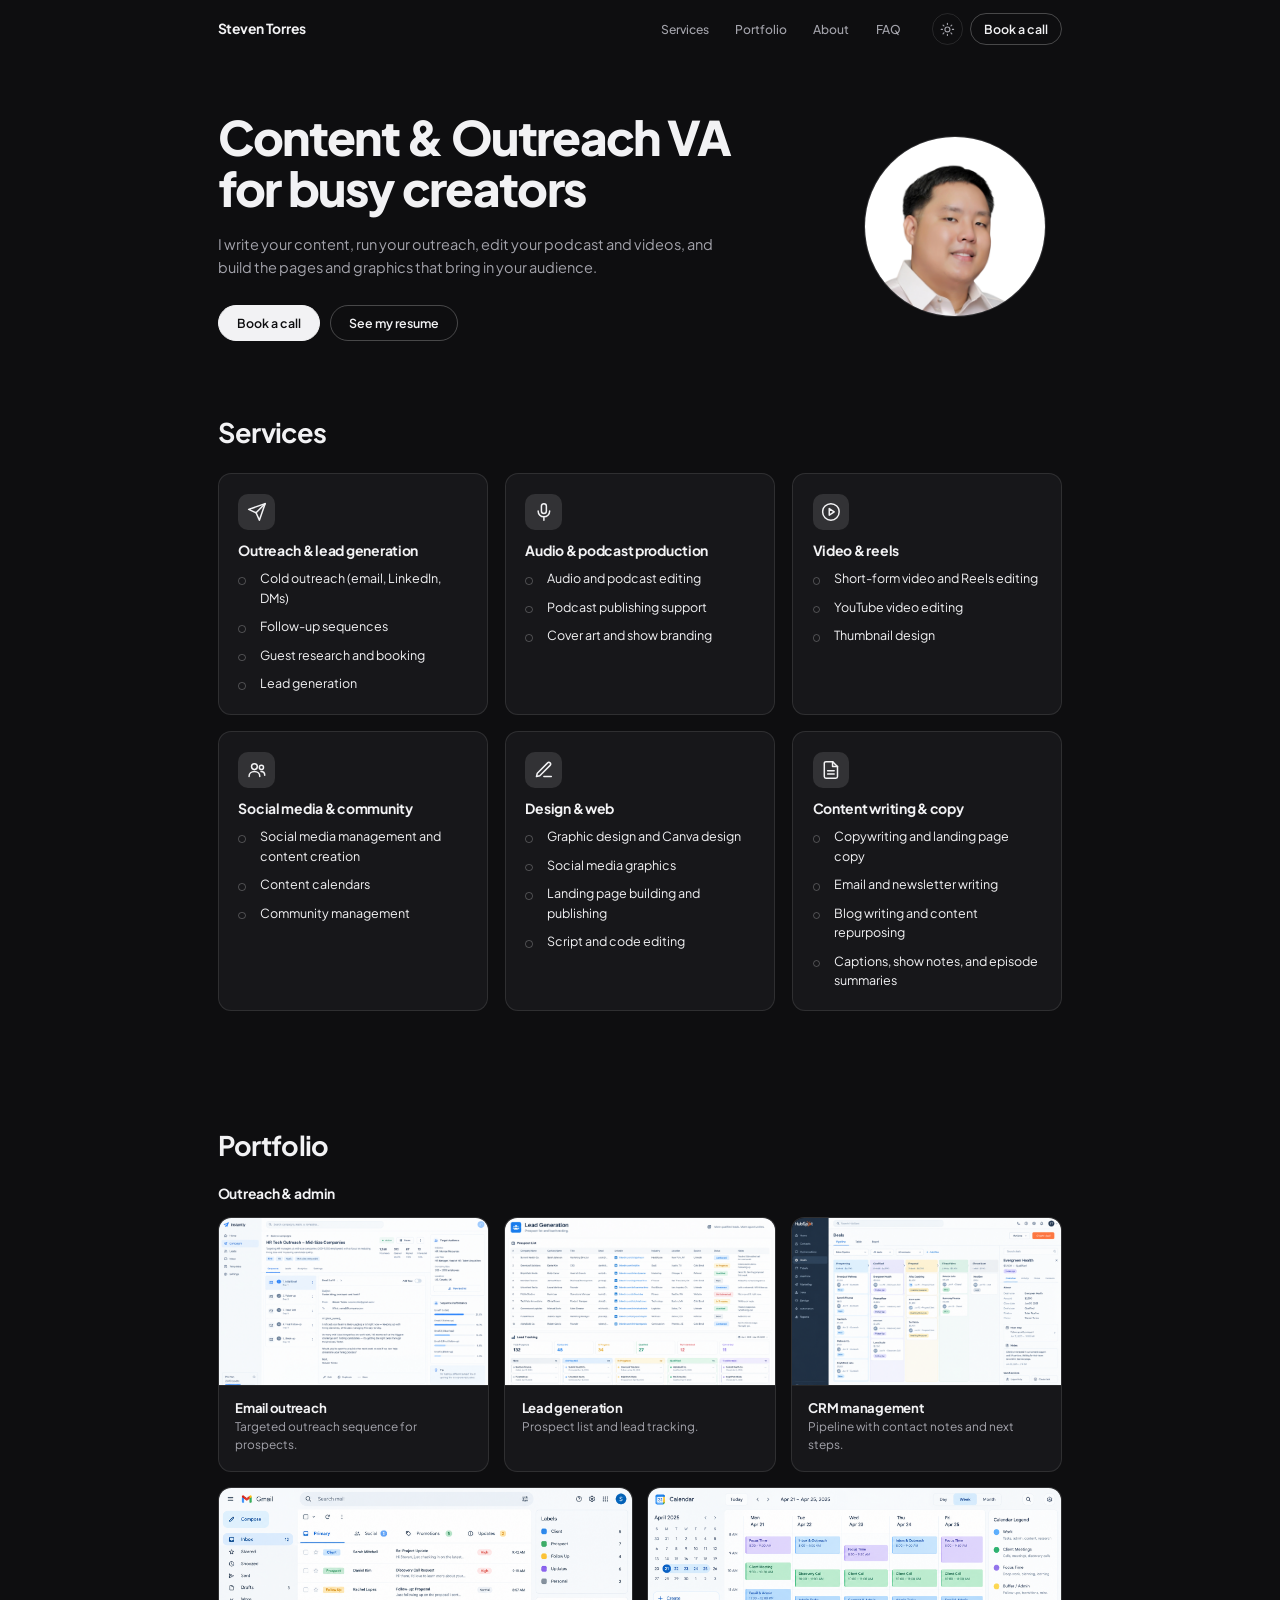
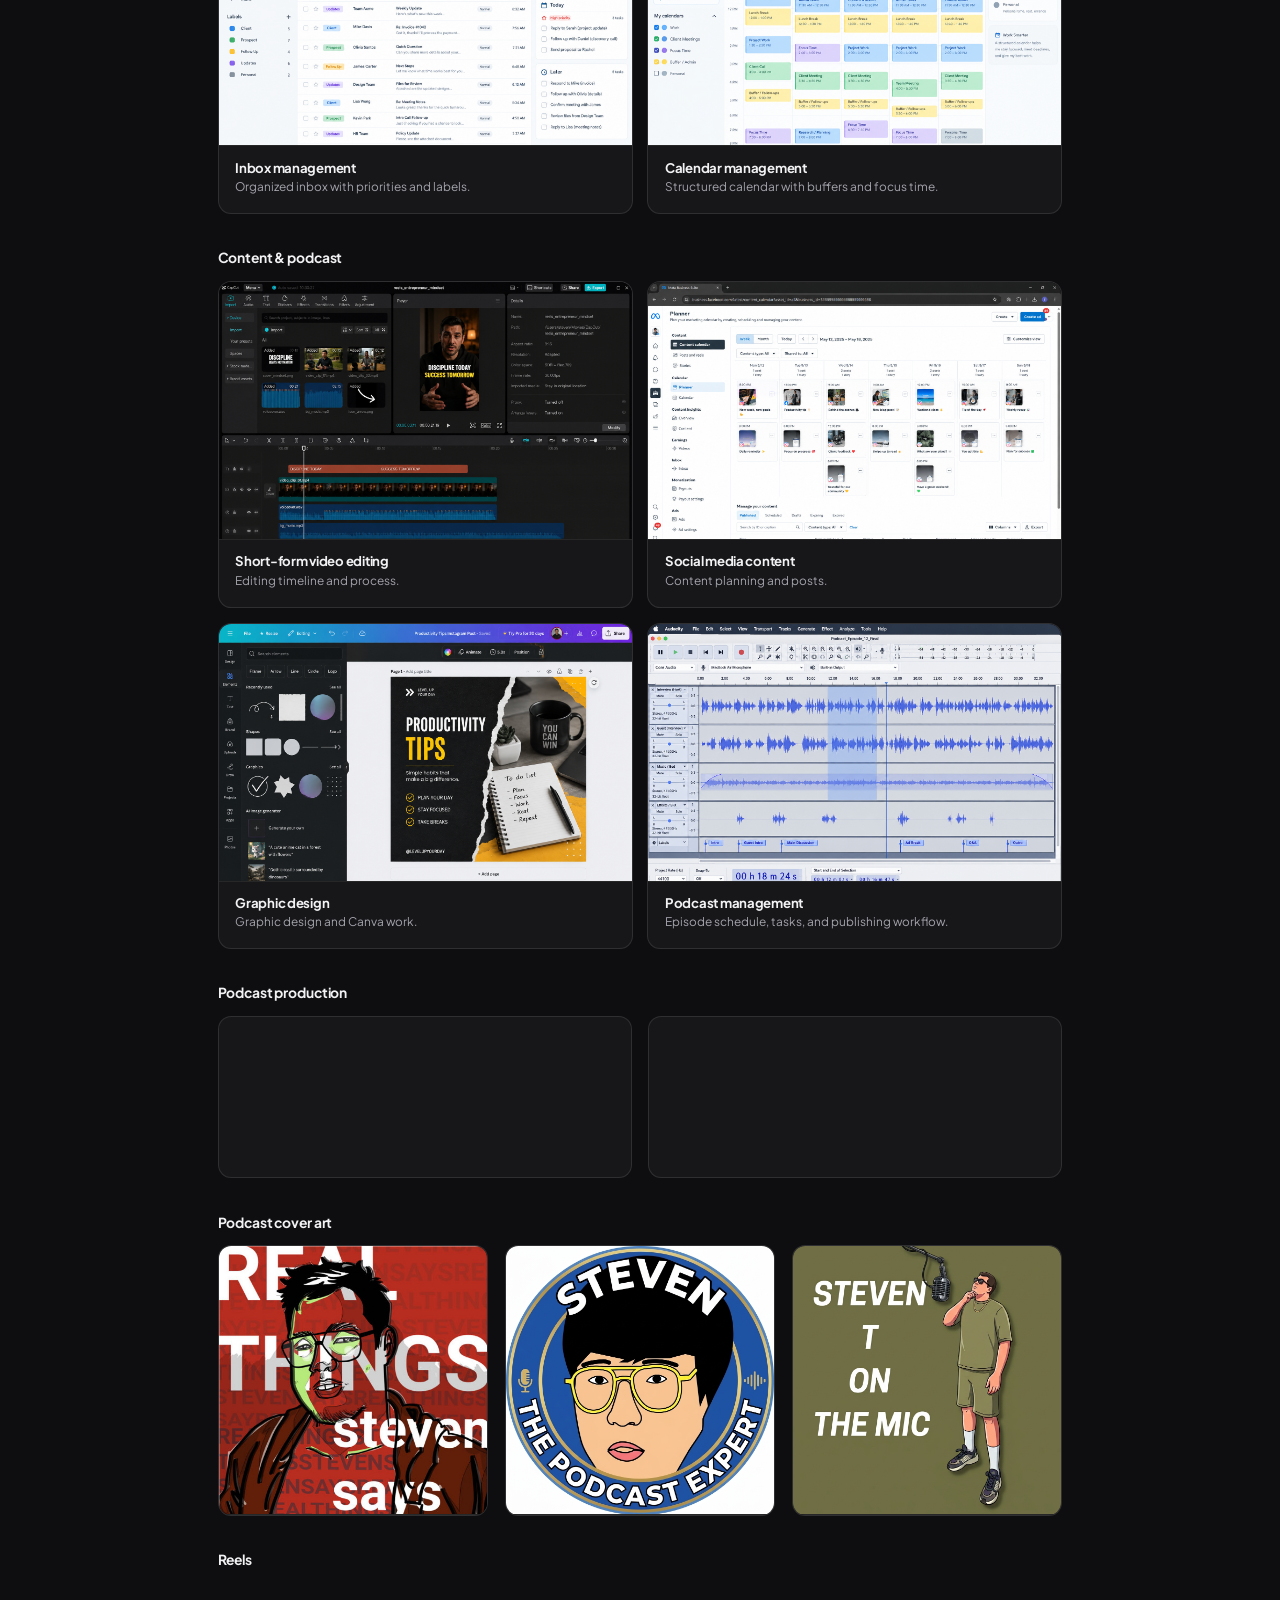
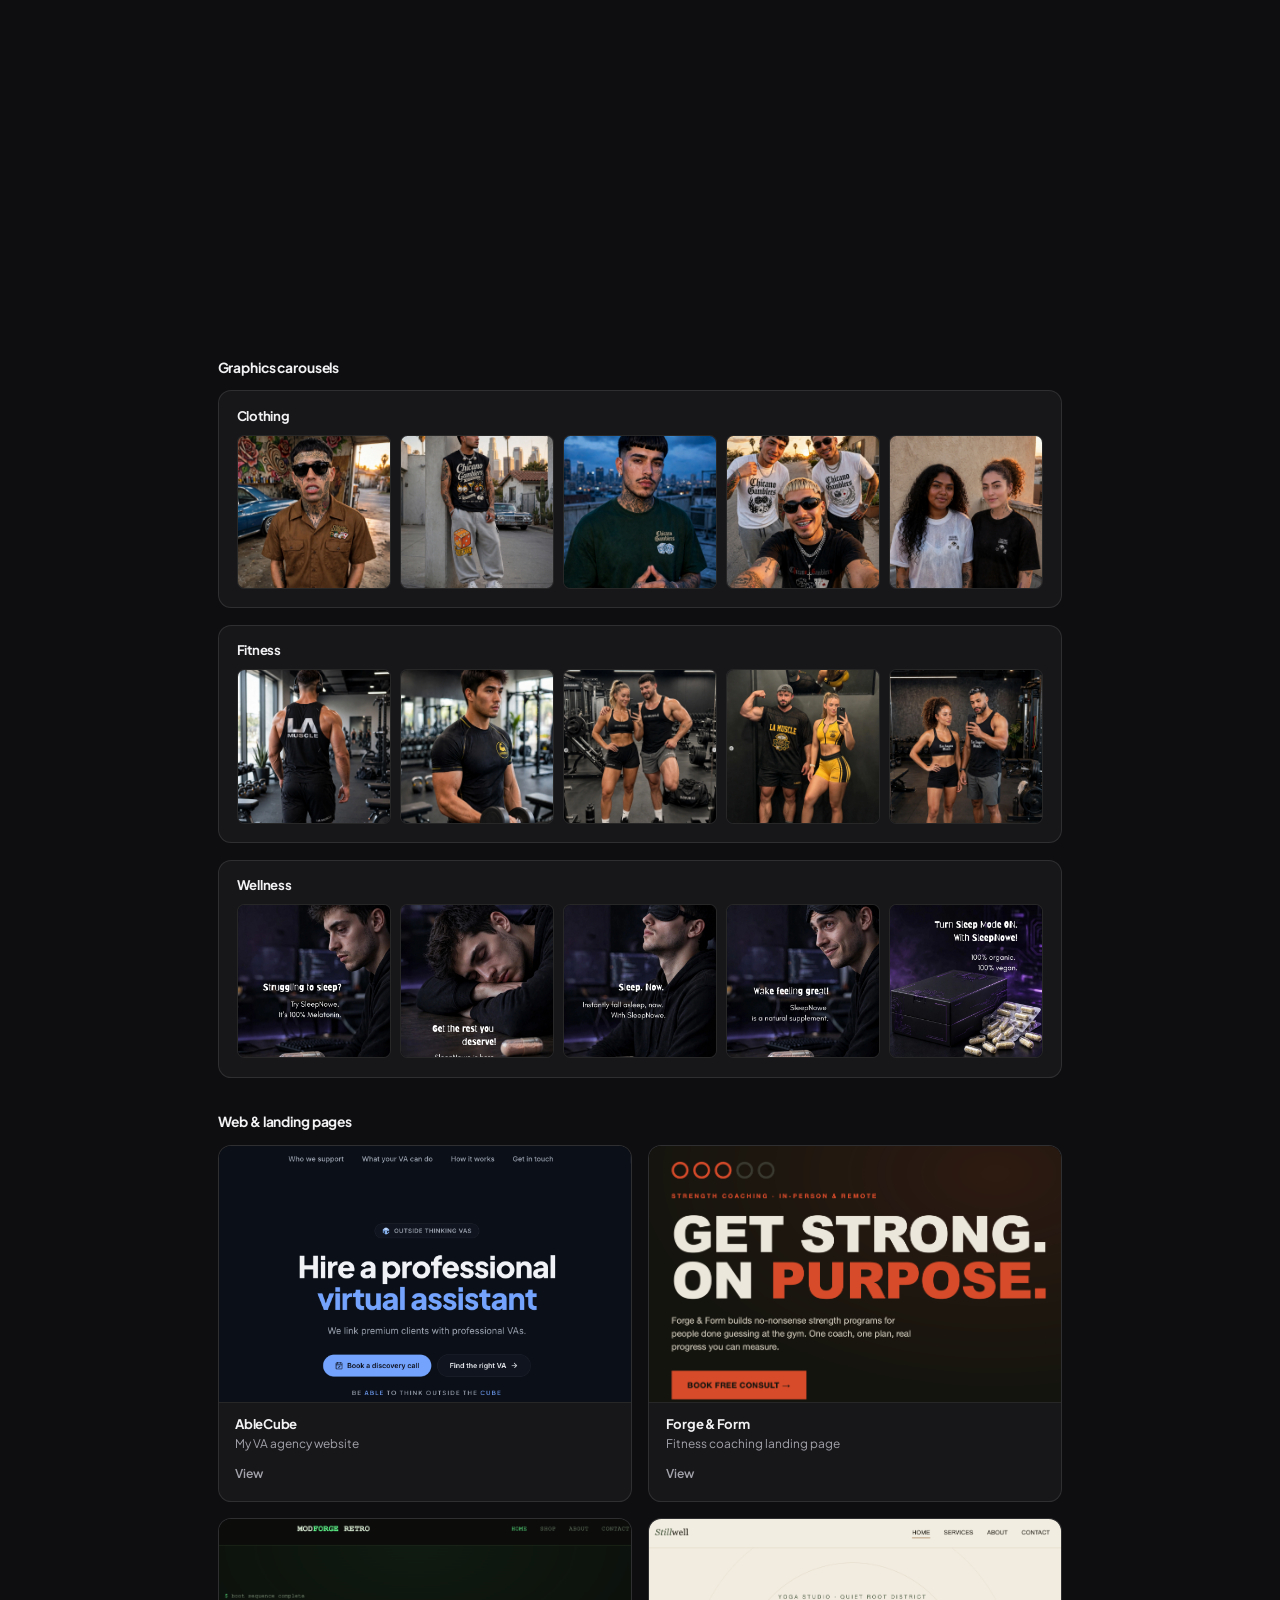
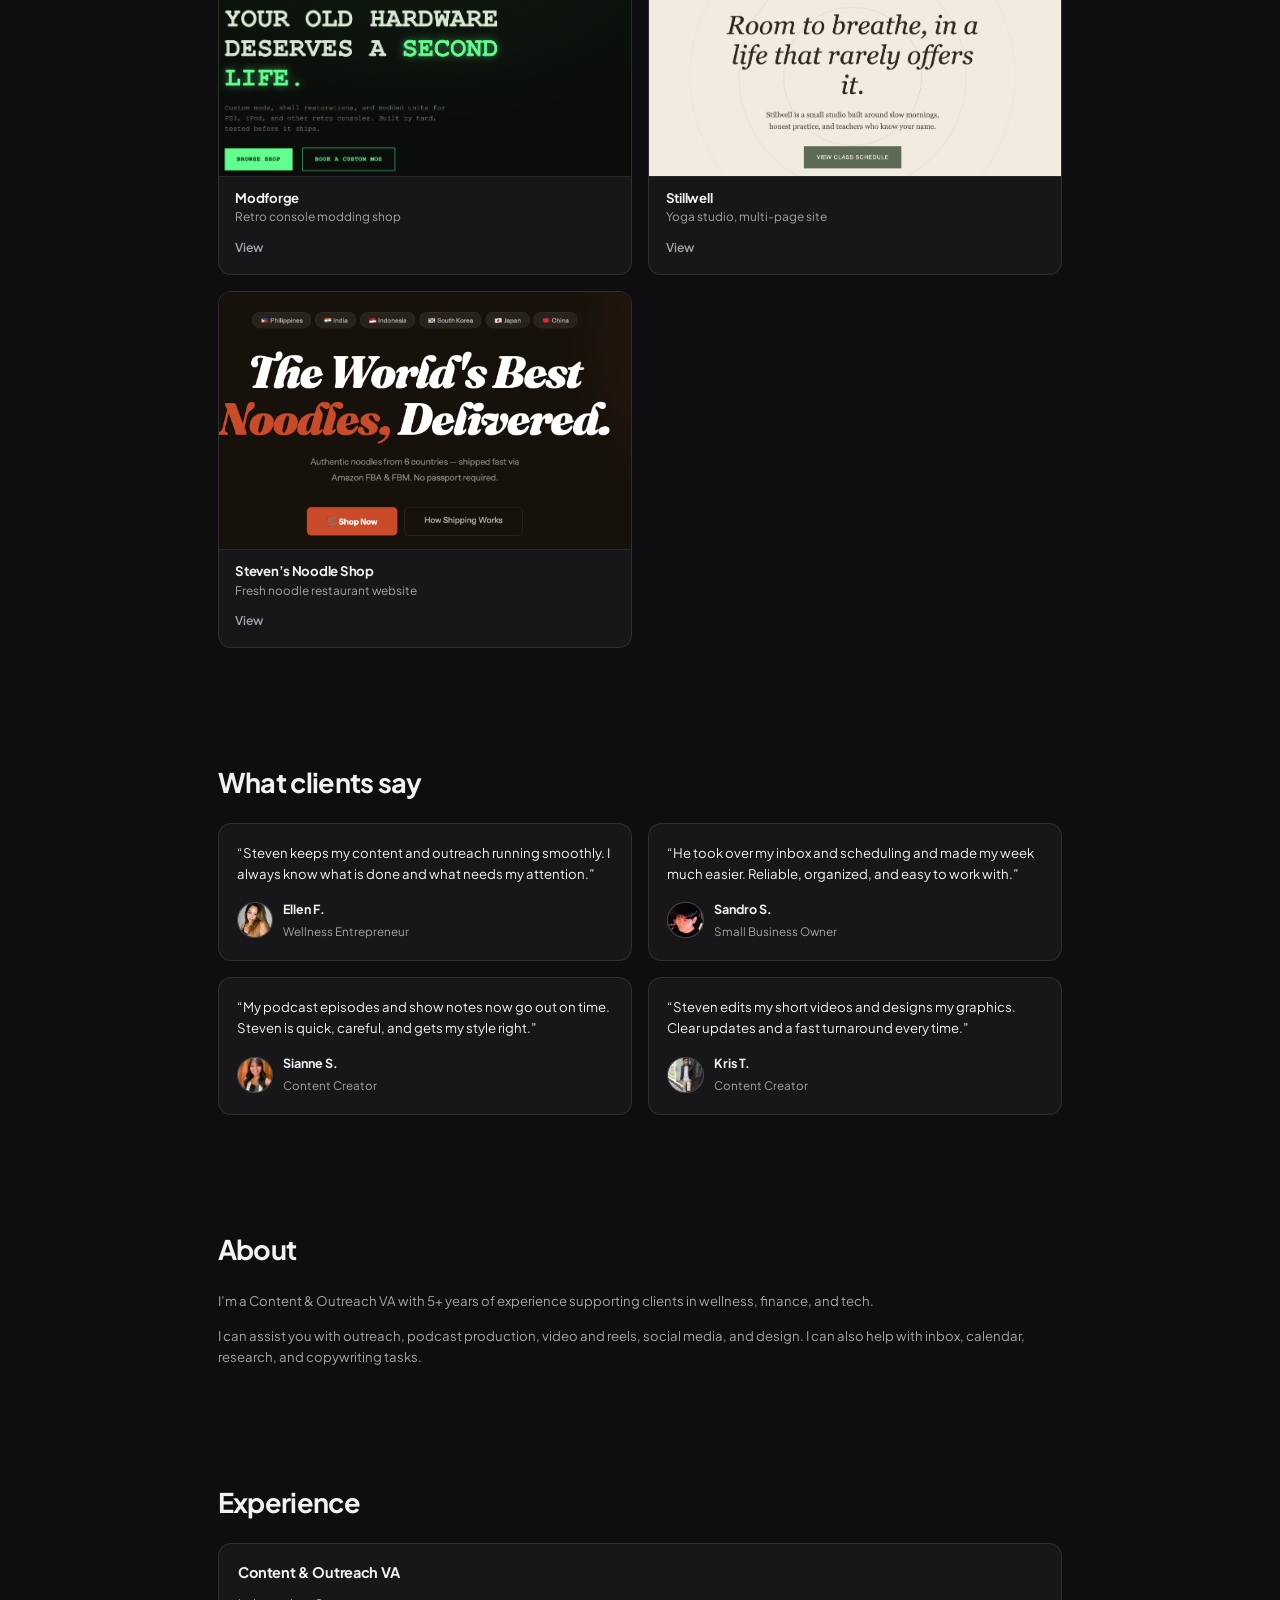
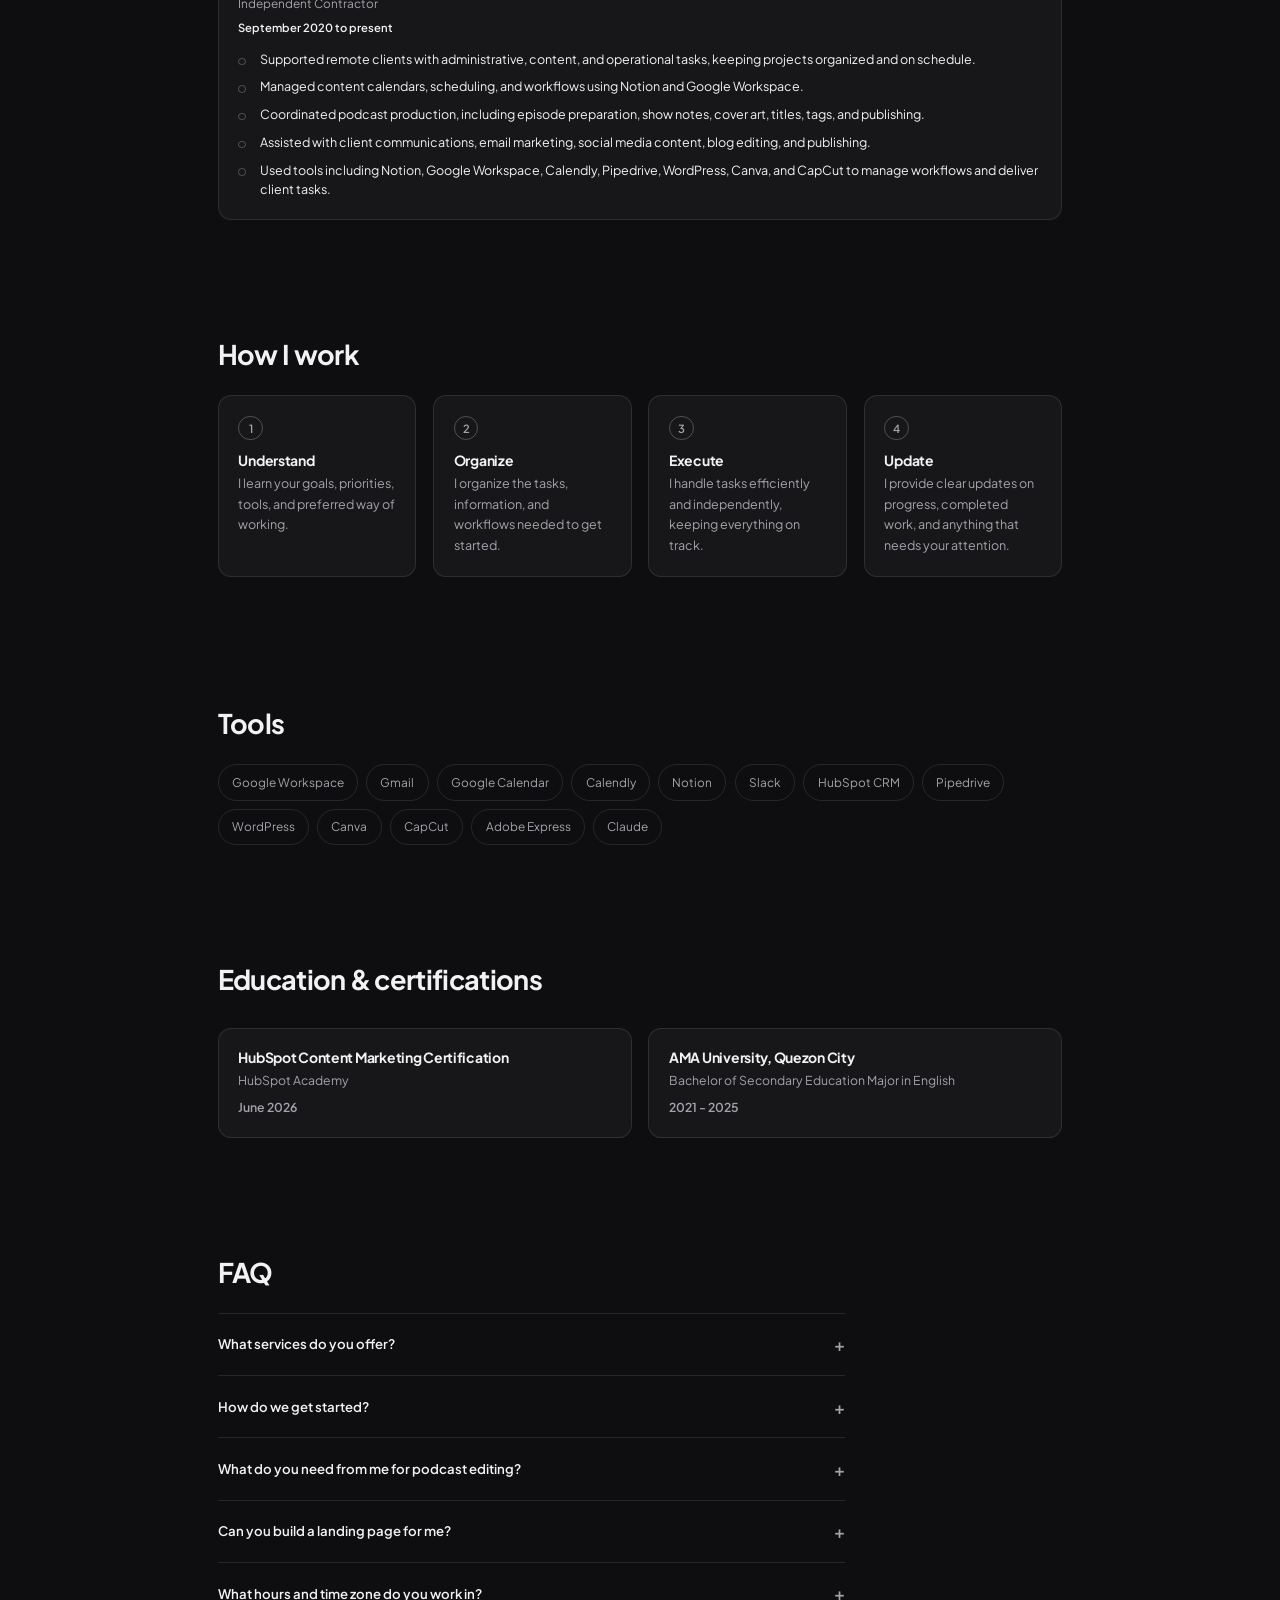
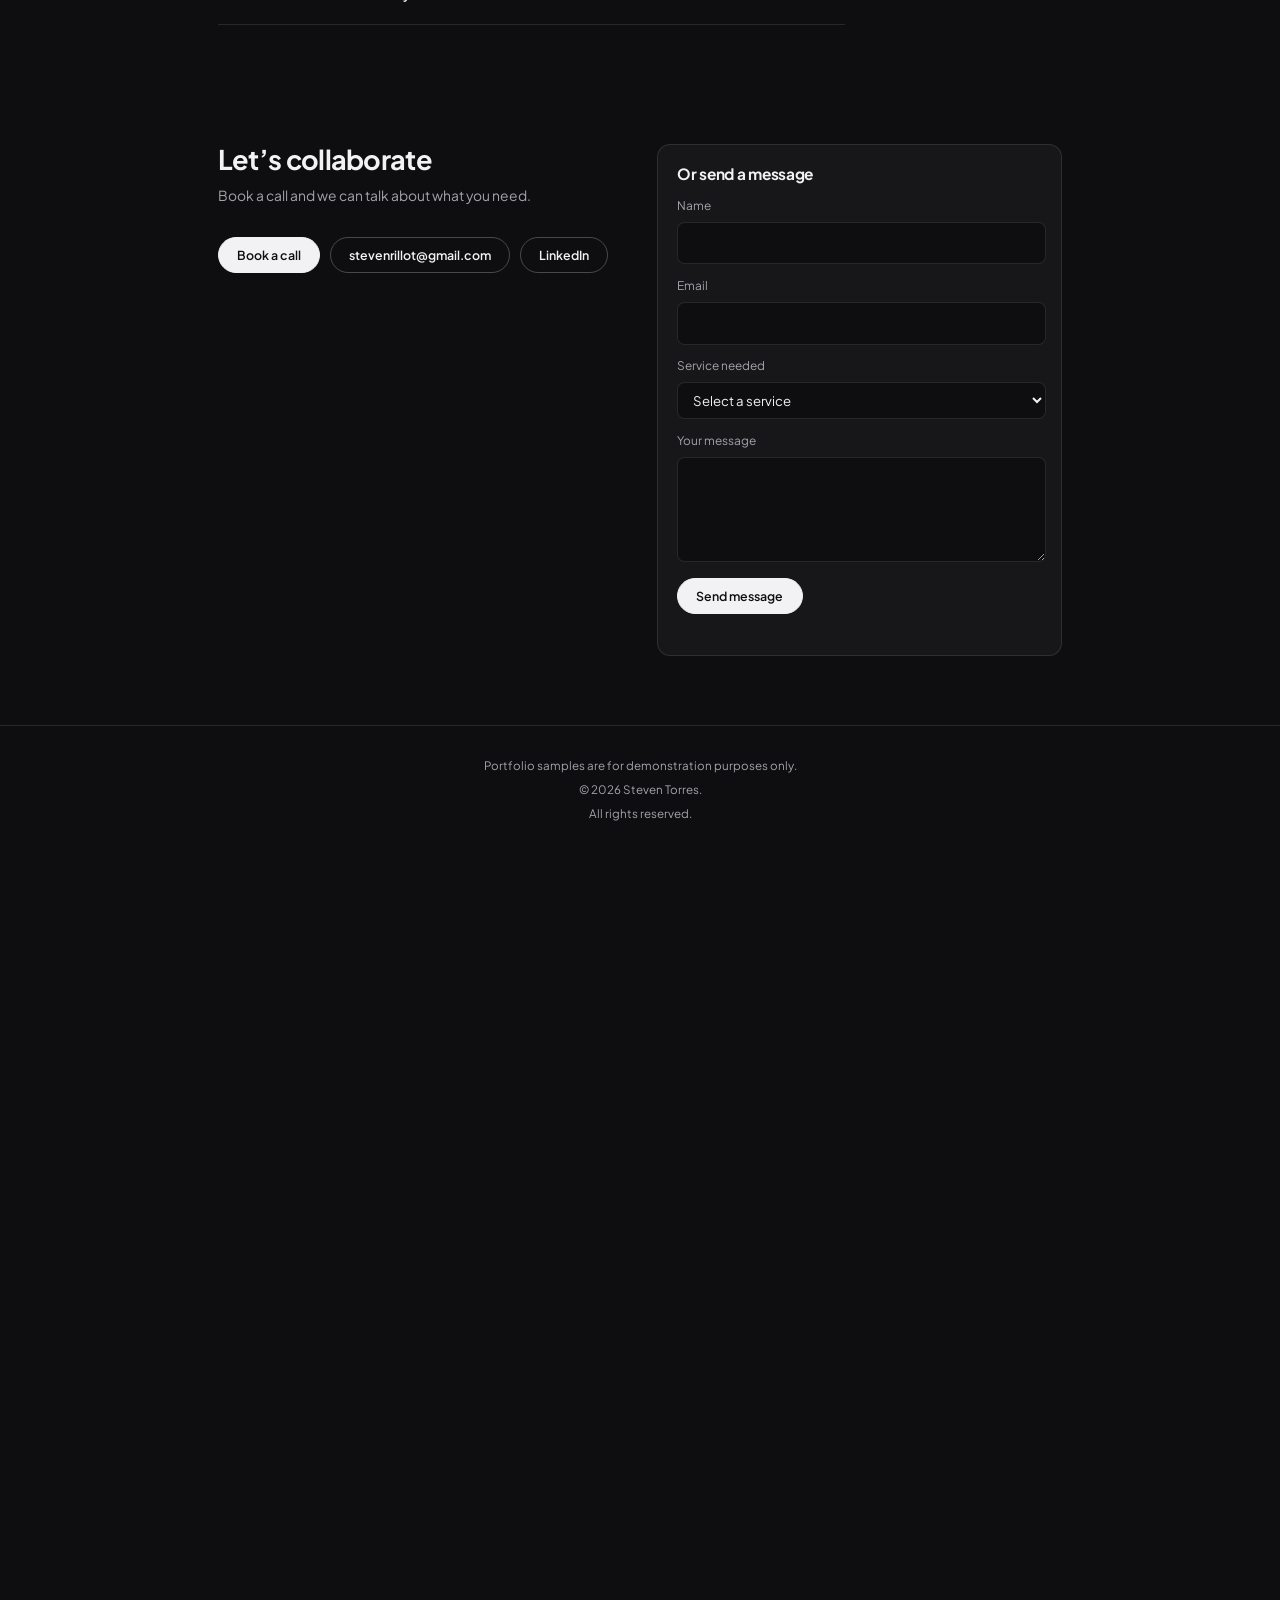
<file: index.html>
<!DOCTYPE html>
<html lang="en"><head>
<meta charset="utf-8"><meta name="viewport" content="width=device-width, initial-scale=1, viewport-fit=cover">
<title>Steven Torres | Content &amp; Outreach VA for Creators</title>
<meta name="description" content="Content writing, outreach, podcast and video editing, social media, and design for busy creators."><meta name="author" content="Steven Torres"><meta name="theme-color" content="#0e0f12">
<link rel="canonical" href="https://stevenlrt.github.io/">
<link rel="icon" type="image/png" href="favicon.png"><link rel="apple-touch-icon" href="apple-touch-icon.png">
<meta property="og:type" content="website"><meta property="og:site_name" content="Steven Torres"><meta property="og:title" content="Steven Torres - Content &amp; Outreach VA for Creators"><meta property="og:description" content="Content writing, outreach, podcast and video editing, social media, and design for busy creators."><meta property="og:url" content="https://stevenlrt.github.io/"><meta property="og:image" content="https://stevenlrt.github.io/hero.png"><meta property="og:image:alt" content="Steven Torres, Content &amp; Outreach VA">

<link rel="preconnect" href="https://fonts.googleapis.com"><link rel="preconnect" href="https://fonts.gstatic.com" crossorigin>
<link href="https://fonts.googleapis.com/css2?family=Plus+Jakarta+Sans:wght@400;500;600;700;800&display=swap" rel="stylesheet">
<link rel="stylesheet" href="styles.css">
<script>(function(){var t="dark";try{t=localStorage.getItem("theme")||"dark"}catch(e){}document.documentElement.setAttribute("data-theme",t==="light"?"light":"dark")})();</script>
</head><body>
<a class="skip-link" href="#main">Skip to content</a>
<header class="site-header"><div class="header-inner">
<a class="brand" href="#top">Steven Torres</a>
<nav class="nav" aria-label="Main"><a href="#services">Services</a><a href="#work">Portfolio</a><a href="#about">About</a><a href="#faq">FAQ</a></nav>
<div class="header-actions"><button class="icon-btn" id="theme-toggle" type="button" aria-label="Switch to light mode"><svg class="icon icon-moon" viewBox="0 0 24 24" aria-hidden="true"><path d="M21 12.8A9 9 0 1 1 11.2 3a7 7 0 0 0 9.8 9.8z" fill="none" stroke="currentColor" stroke-width="1.8" stroke-linejoin="round"/></svg><svg class="icon icon-sun" viewBox="0 0 24 24" aria-hidden="true"><circle cx="12" cy="12" r="4" fill="none" stroke="currentColor" stroke-width="1.8"/><path d="M12 2v2M12 20v2M4.9 4.9l1.4 1.4M17.7 17.7l1.4 1.4M2 12h2M20 12h2M4.9 19.1l1.4-1.4M17.7 6.3l1.4-1.4" stroke="currentColor" stroke-width="1.8" stroke-linecap="round"/></svg></button>
<a class="btn btn-small" href="https://calendly.com/stevenrillot" target="_blank" rel="noopener noreferrer">Book a call</a></div>
</div></header>
<main id="main">
<section class="hero" id="top"><div class="container hero-grid">
<div class="hero-copy"><h1>Content &amp; Outreach VA for busy creators</h1>
<p class="hero-lead">I write your content, run your outreach, edit your podcast and videos, and build the pages and graphics that bring in your audience.</p>
<div class="hero-actions"><a class="btn btn-primary" href="https://calendly.com/stevenrillot" target="_blank" rel="noopener noreferrer">Book a call</a><a class="btn" id="resume-link-hero" href="#" target="_blank" rel="noopener noreferrer">See my resume</a></div>
</div>
<figure class="hero-photo"><div class="photo-frame"><img src="hero.png" alt="Photo of Steven Torres" width="600" height="700" fetchpriority="high"></div></figure>
</div></section>
<section class="section" id="services"><div class="container"><h2>Services</h2><div class="svc-grid"><div class="card svc"><span class="ico"><svg width="24" height="24" viewBox="0 0 24 24" fill="none" stroke="currentColor" stroke-width="1.8" stroke-linecap="round" stroke-linejoin="round" aria-hidden="true"><path d="M22 2 11 13"/><path d="m22 2-7 20-4-9-9-4z"/></svg></span><h3>Outreach &amp; lead generation</h3><ul class="check-list"><li>Cold outreach (email, LinkedIn, DMs)</li><li>Follow-up sequences</li><li>Guest research and booking</li><li>Lead generation</li></ul></div><div class="card svc"><span class="ico"><svg width="24" height="24" viewBox="0 0 24 24" fill="none" stroke="currentColor" stroke-width="1.8" stroke-linecap="round" stroke-linejoin="round" aria-hidden="true"><rect x="9" y="2" width="6" height="12" rx="3"/><path d="M5 11a7 7 0 0 0 14 0M12 18v4"/></svg></span><h3>Audio &amp; podcast production</h3><ul class="check-list"><li>Audio and podcast editing</li><li>Podcast publishing support</li><li>Cover art and show branding</li></ul></div><div class="card svc"><span class="ico"><svg width="24" height="24" viewBox="0 0 24 24" fill="none" stroke="currentColor" stroke-width="1.8" stroke-linecap="round" stroke-linejoin="round" aria-hidden="true"><circle cx="12" cy="12" r="10"/><path d="m10 8 6 4-6 4z"/></svg></span><h3>Video &amp; reels</h3><ul class="check-list"><li>Short-form video and Reels editing</li><li>YouTube video editing</li><li>Thumbnail design</li></ul></div><div class="card svc"><span class="ico"><svg width="24" height="24" viewBox="0 0 24 24" fill="none" stroke="currentColor" stroke-width="1.8" stroke-linecap="round" stroke-linejoin="round" aria-hidden="true"><circle cx="9" cy="8" r="3.5"/><path d="M2.5 20c0-3.6 2.9-6 6.5-6s6.5 2.4 6.5 6"/><circle cx="17.5" cy="9" r="2.5"/><path d="M17 14c2.7 0 4.5 1.8 4.5 4.5"/></svg></span><h3>Social media &amp; community</h3><ul class="check-list"><li>Social media management and content creation</li><li>Content calendars</li><li>Community management</li></ul></div><div class="card svc"><span class="ico"><svg width="24" height="24" viewBox="0 0 24 24" fill="none" stroke="currentColor" stroke-width="1.8" stroke-linecap="round" stroke-linejoin="round" aria-hidden="true"><path d="M12 20h9"/><path d="M16.5 3.5a2.1 2.1 0 0 1 3 3L7 19l-4 1 1-4z"/></svg></span><h3>Design &amp; web</h3><ul class="check-list"><li>Graphic design and Canva design</li><li>Social media graphics</li><li>Landing page building and publishing</li><li>Script and code editing</li></ul></div><div class="card svc"><span class="ico"><svg width="24" height="24" viewBox="0 0 24 24" fill="none" stroke="currentColor" stroke-width="1.8" stroke-linecap="round" stroke-linejoin="round" aria-hidden="true"><path d="M14 2H6a2 2 0 0 0-2 2v16a2 2 0 0 0 2 2h12a2 2 0 0 0 2-2V8z"/><path d="M14 2v6h6M8 13h8M8 17h8"/></svg></span><h3>Content writing &amp; copy</h3><ul class="check-list"><li>Copywriting and landing page copy</li><li>Email and newsletter writing</li><li>Blog writing and content repurposing</li><li>Captions, show notes, and episode summaries</li></ul></div></div></div></section>
<section class="section" id="work"><div class="container"><h2>Portfolio</h2><div class="group"><h3 class="group-title">Outreach &amp; admin</h3><div class="pgrid g5"><div class="card page"><div class="thumb" data-placeholder="Add sample-4.png"><img src="sample-4.png" alt="Email outreach" width="800" height="500" loading="lazy"></div><div class="page-body"><h3>Email outreach</h3><p>Targeted outreach sequence for prospects.</p></div></div><div class="card page"><div class="thumb" data-placeholder="Add lead-gen.png"><img src="lead-gen.png" alt="Lead generation" width="800" height="500" loading="lazy"></div><div class="page-body"><h3>Lead generation</h3><p>Prospect list and lead tracking.</p></div></div><div class="card page"><div class="thumb" data-placeholder="Add sample-3.png"><img src="sample-3.png" alt="CRM management" width="800" height="500" loading="lazy"></div><div class="page-body"><h3>CRM management</h3><p>Pipeline with contact notes and next steps.</p></div></div><div class="card page"><div class="thumb" data-placeholder="Add sample-1.png"><img src="sample-1.png" alt="Inbox management" width="800" height="500" loading="lazy"></div><div class="page-body"><h3>Inbox management</h3><p>Organized inbox with priorities and labels.</p></div></div><div class="card page"><div class="thumb" data-placeholder="Add sample-2.png"><img src="sample-2.png" alt="Calendar management" width="800" height="500" loading="lazy"></div><div class="page-body"><h3>Calendar management</h3><p>Structured calendar with buffers and focus time.</p></div></div></div></div><div class="group"><h3 class="group-title">Content &amp; podcast</h3><div class="pgrid g4"><div class="card page"><div class="thumb" data-placeholder="Add video-edit.png"><img src="video-edit.png" alt="Short-form video editing" width="800" height="500" loading="lazy"></div><div class="page-body"><h3>Short-form video editing</h3><p>Editing timeline and process.</p></div></div><div class="card page"><div class="thumb" data-placeholder="Add smm-1.png"><img src="smm-1.png" alt="Social media content" width="800" height="500" loading="lazy"></div><div class="page-body"><h3>Social media content</h3><p>Content planning and posts.</p></div></div><div class="card page"><div class="thumb" data-placeholder="Add design-1.png"><img src="design-1.png" alt="Graphic design" width="800" height="500" loading="lazy"></div><div class="page-body"><h3>Graphic design</h3><p>Graphic design and Canva work.</p></div></div><div class="card page"><div class="thumb" data-placeholder="Add podcast-mgmt.png"><img src="podcast-mgmt.png" alt="Podcast management" width="800" height="500" loading="lazy"></div><div class="page-body"><h3>Podcast management</h3><p>Episode schedule, tasks, and publishing workflow.</p></div></div></div></div><div class="group"><h3 class="group-title">Podcast production</h3><div class="pod-grid"><div class="card embed"><div class="embed-slot sc" data-src="https://w.soundcloud.com/player/?url=https%3A//api.soundcloud.com/tracks/soundcloud%253Atracks%253A2322777461&amp;color=ff5500" data-title="Podcast Demo 1"></div></div><div class="card embed"><div class="embed-slot sc" data-src="https://w.soundcloud.com/player/?url=https%3A//api.soundcloud.com/tracks/soundcloud%253Atracks%253A2322781298&amp;color=ff5500" data-title="Podcast Demo 2"></div></div></div></div><div class="group"><h3 class="group-title">Podcast cover art</h3><div class="page-grid"><div class="card page sq"><div class="thumb" data-placeholder="Add cover-1.png"><img src="cover-1.png" alt="Podcast art 1" width="800" height="800" loading="lazy"></div></div><div class="card page sq"><div class="thumb" data-placeholder="Add cover-2.png"><img src="cover-2.png" alt="Podcast art 2" width="800" height="800" loading="lazy"></div></div><div class="card page sq"><div class="thumb" data-placeholder="Add cover-3.png"><img src="cover-3.png" alt="Podcast art 3" width="800" height="800" loading="lazy"></div></div></div></div><div class="group"><h3 class="group-title">Reels</h3><div class="vid-grid"><div class="vid"><div class="embed-slot vert has-embed"><iframe src="https://www.youtube.com/embed/COaFwjH4zeA" title="Short 1" frameborder="0" allow="accelerometer; autoplay; clipboard-write; encrypted-media; gyroscope; picture-in-picture; web-share" referrerpolicy="strict-origin-when-cross-origin" allowfullscreen loading="lazy"></iframe></div></div><div class="vid"><div class="embed-slot vert has-embed"><iframe src="https://www.youtube.com/embed/pVO_-pzVEfU" title="Short 2" frameborder="0" allow="accelerometer; autoplay; clipboard-write; encrypted-media; gyroscope; picture-in-picture; web-share" referrerpolicy="strict-origin-when-cross-origin" allowfullscreen loading="lazy"></iframe></div></div><div class="vid"><div class="embed-slot vert has-embed"><iframe src="https://www.youtube.com/embed/ymPRClt7T0U" title="Short 3" frameborder="0" allow="accelerometer; autoplay; clipboard-write; encrypted-media; gyroscope; picture-in-picture; web-share" referrerpolicy="strict-origin-when-cross-origin" allowfullscreen loading="lazy"></iframe></div></div></div></div><div class="group"><h3 class="group-title">Graphics carousels</h3><div class="crows"><div class="card crow"><h3>Clothing</h3><div class="crow-imgs"><div class="cimg" data-placeholder="Add carousel-clothing-1.png"><img src="carousel-clothing-1.png" alt="Clothing carousel slide 1" width="800" height="800" loading="lazy"></div><div class="cimg" data-placeholder="Add carousel-clothing-2.png"><img src="carousel-clothing-2.png" alt="Clothing carousel slide 2" width="800" height="800" loading="lazy"></div><div class="cimg" data-placeholder="Add carousel-clothing-3.png"><img src="carousel-clothing-3.png" alt="Clothing carousel slide 3" width="800" height="800" loading="lazy"></div><div class="cimg" data-placeholder="Add carousel-clothing-4.png"><img src="carousel-clothing-4.png" alt="Clothing carousel slide 4" width="800" height="800" loading="lazy"></div><div class="cimg" data-placeholder="Add carousel-clothing-5.png"><img src="carousel-clothing-5.png" alt="Clothing carousel slide 5" width="800" height="800" loading="lazy"></div></div></div><div class="card crow"><h3>Fitness</h3><div class="crow-imgs"><div class="cimg" data-placeholder="Add carousel-fitness-1.png"><img src="carousel-fitness-1.png" alt="Fitness carousel slide 1" width="800" height="800" loading="lazy"></div><div class="cimg" data-placeholder="Add carousel-fitness-2.png"><img src="carousel-fitness-2.png" alt="Fitness carousel slide 2" width="800" height="800" loading="lazy"></div><div class="cimg" data-placeholder="Add carousel-fitness-3.png"><img src="carousel-fitness-3.png" alt="Fitness carousel slide 3" width="800" height="800" loading="lazy"></div><div class="cimg" data-placeholder="Add carousel-fitness-4.png"><img src="carousel-fitness-4.png" alt="Fitness carousel slide 4" width="800" height="800" loading="lazy"></div><div class="cimg" data-placeholder="Add carousel-fitness-5.png"><img src="carousel-fitness-5.png" alt="Fitness carousel slide 5" width="800" height="800" loading="lazy"></div></div></div><div class="card crow"><h3>Wellness</h3><div class="crow-imgs"><div class="cimg" data-placeholder="Add carousel-wellness-1.png"><img src="carousel-wellness-1.png" alt="Wellness carousel slide 1" width="800" height="800" loading="lazy"></div><div class="cimg" data-placeholder="Add carousel-wellness-2.png"><img src="carousel-wellness-2.png" alt="Wellness carousel slide 2" width="800" height="800" loading="lazy"></div><div class="cimg" data-placeholder="Add carousel-wellness-3.png"><img src="carousel-wellness-3.png" alt="Wellness carousel slide 3" width="800" height="800" loading="lazy"></div><div class="cimg" data-placeholder="Add carousel-wellness-4.png"><img src="carousel-wellness-4.png" alt="Wellness carousel slide 4" width="800" height="800" loading="lazy"></div><div class="cimg" data-placeholder="Add carousel-wellness-5.png"><img src="carousel-wellness-5.png" alt="Wellness carousel slide 5" width="800" height="800" loading="lazy"></div></div></div></div></div><div class="group"><h3 class="group-title">Web &amp; landing pages</h3><div class="page-grid grid-2"><a class="card page" href="https://ablecube.co" target="_blank" rel="noopener noreferrer"><div class="thumb" data-placeholder="Add page-1.png"><img src="page-1.png" alt="Screenshot of AbleCube" width="800" height="500" loading="lazy"></div><div class="page-body"><h3>AbleCube</h3><p>My VA agency website</p><span class="page-link">View</span></div></a><a class="card page" href="forge-form/index.html" target="_blank" rel="noopener noreferrer"><div class="thumb" data-placeholder="Add page-2.png"><img src="page-2.png" alt="Screenshot of Forge &amp; Form" width="800" height="500" loading="lazy"></div><div class="page-body"><h3>Forge &amp; Form</h3><p>Fitness coaching landing page</p><span class="page-link">View</span></div></a><a class="card page" href="modforge/index.html" target="_blank" rel="noopener noreferrer"><div class="thumb" data-placeholder="Add page-3.png"><img src="page-3.png" alt="Screenshot of Modforge" width="800" height="500" loading="lazy"></div><div class="page-body"><h3>Modforge</h3><p>Retro console modding shop</p><span class="page-link">View</span></div></a><a class="card page" href="stillwell/index.html" target="_blank" rel="noopener noreferrer"><div class="thumb" data-placeholder="Add page-4.png"><img src="page-4.png" alt="Screenshot of Stillwell" width="800" height="500" loading="lazy"></div><div class="page-body"><h3>Stillwell</h3><p>Yoga studio, multi-page site</p><span class="page-link">View</span></div></a><a class="card page" href="noodle-shop/index.html" target="_blank" rel="noopener noreferrer"><div class="thumb" data-placeholder="Add page-5.png"><img src="page-5.png" alt="Screenshot of Noodle Shop" width="800" height="500" loading="lazy"></div><div class="page-body"><h3>Steven’s Noodle Shop</h3><p>Fresh noodle restaurant website</p><span class="page-link">View</span></div></a></div></div></div></section>
<section class="section" id="testimonials"><div class="container"><h2>What clients say</h2><div class="tgrid"><div class="card tcard"><p class="tquote">“Steven keeps my content and outreach running smoothly. I always know what is done and what needs my attention.”</p><div class="tby"><span class="avatar" data-placeholder="Add client-ellen.png"><span>E</span><img src="client-ellen.png" alt="Ellen F." width="88" height="88" loading="lazy"></span><div><strong>Ellen F.</strong><span>Wellness Entrepreneur</span></div></div></div><div class="card tcard"><p class="tquote">“He took over my inbox and scheduling and made my week much easier. Reliable, organized, and easy to work with.”</p><div class="tby"><span class="avatar" data-placeholder="Add client-sandro.png"><span>S</span><img src="client-sandro.png" alt="Sandro S." width="88" height="88" loading="lazy"></span><div><strong>Sandro S.</strong><span>Small Business Owner</span></div></div></div><div class="card tcard"><p class="tquote">“My podcast episodes and show notes now go out on time. Steven is quick, careful, and gets my style right.”</p><div class="tby"><span class="avatar" data-placeholder="Add client-sianne.png"><span>S</span><img src="client-sianne.png" alt="Sianne S." width="88" height="88" loading="lazy"></span><div><strong>Sianne S.</strong><span>Content Creator</span></div></div></div><div class="card tcard"><p class="tquote">“Steven edits my short videos and designs my graphics. Clear updates and a fast turnaround every time.”</p><div class="tby"><span class="avatar" data-placeholder="Add client-kris.png"><span>K</span><img src="client-kris.png" alt="Kris T." width="88" height="88" loading="lazy"></span><div><strong>Kris T.</strong><span>Content Creator</span></div></div></div></div></div></section>
<section class="section" id="about"><div class="container"><h2>About</h2><div class="prose"><p>I’m a Content &amp; Outreach VA with 5+ years of experience supporting clients in wellness, finance, and tech.</p><p>I can assist you with outreach, podcast production, video and reels, social media, and design. I can also help with inbox, calendar, research, and copywriting tasks.</p></div></div></section>
<section class="section" id="experience"><div class="container"><h2>Experience</h2><div class="card about-card"><h3>Content &amp; Outreach VA</h3><p class="exp-period">Independent Contractor</p><p class="date">September 2020 to present</p><ul class="plain-list"><li>Supported remote clients with administrative, content, and operational tasks, keeping projects organized and on schedule.</li><li>Managed content calendars, scheduling, and workflows using Notion and Google Workspace.</li><li>Coordinated podcast production, including episode preparation, show notes, cover art, titles, tags, and publishing.</li><li>Assisted with client communications, email marketing, social media content, blog editing, and publishing.</li><li>Used tools including Notion, Google Workspace, Calendly, Pipedrive, WordPress, Canva, and CapCut to manage workflows and deliver client tasks.</li></ul></div></div></section>
<section class="section" id="how-i-work"><div class="container"><h2>How I work</h2><ol class="steps"><li class="card step"><h3>Understand</h3><p>I learn your goals, priorities, tools, and preferred way of working.</p></li><li class="card step"><h3>Organize</h3><p>I organize the tasks, information, and workflows needed to get started.</p></li><li class="card step"><h3>Execute</h3><p>I handle tasks efficiently and independently, keeping everything on track.</p></li><li class="card step"><h3>Update</h3><p>I provide clear updates on progress, completed work, and anything that needs your attention.</p></li></ol></div></section>
<section class="section" id="tools"><div class="container"><h2>Tools</h2><div class="chips"><span class="chip">Google Workspace</span><span class="chip">Gmail</span><span class="chip">Google Calendar</span><span class="chip">Calendly</span><span class="chip">Notion</span><span class="chip">Slack</span><span class="chip">HubSpot CRM</span><span class="chip">Pipedrive</span><span class="chip">WordPress</span><span class="chip">Canva</span><span class="chip">CapCut</span><span class="chip">Adobe Express</span><span class="chip">Claude</span></div></div></section>
<section class="section" id="credentials"><div class="container"><h2>Education &amp; certifications</h2><div class="cert"><div class="card cert-card"><h3>HubSpot Content Marketing Certification</h3><p>HubSpot Academy</p><p class="date">June 2026</p></div><div class="card cert-card"><h3>AMA University, Quezon City</h3><p>Bachelor of Secondary Education Major in English</p><p class="date">2021 - 2025</p></div></div></div></section>
<section class="section" id="faq"><div class="container"><h2>FAQ</h2><div class="faq-list"><div class="faq-item"><button class="faq-btn" aria-expanded="false"><span>What services do you offer?</span><span class="faq-icon" aria-hidden="true">+</span></button><div class="faq-body"><p>Outreach and lead generation, content writing and copy, podcast production, video and reels, social media, and design. I can also help with inbox, calendar, and research tasks.</p></div></div><div class="faq-item"><button class="faq-btn" aria-expanded="false"><span>How do we get started?</span><span class="faq-icon" aria-hidden="true">+</span></button><div class="faq-body"><p>Book a quick call and tell me what you need help with. We’ll discuss your priorities, and I’ll follow up with a simple plan within 48 hours.</p></div></div><div class="faq-item"><button class="faq-btn" aria-expanded="false"><span>What do you need from me for podcast editing?</span><span class="faq-icon" aria-hidden="true">+</span></button><div class="faq-body"><p>Your raw audio or video files, your show name, any intro and outro, and access to your hosting platform.</p></div></div><div class="faq-item"><button class="faq-btn" aria-expanded="false"><span>Can you build a landing page for me?</span><span class="faq-icon" aria-hidden="true">+</span></button><div class="faq-body"><p>Yes. I write the copy, build a simple and fast page, and publish it. I can also build small multi-page sites.</p></div></div><div class="faq-item"><button class="faq-btn" aria-expanded="false"><span>What hours and time zone do you work in?</span><span class="faq-icon" aria-hidden="true">+</span></button><div class="faq-body"><p>I’m based in the Philippines and work night hours to overlap with clients in the US, Canada, and UK.</p></div></div></div></div></section>
<section class="section section-last" id="contact"><div class="container contact-grid">
<div><h2>Let’s collaborate</h2><p class="lead">Book a call and we can talk about what you need.</p>
<div class="hero-actions"><a class="btn btn-primary" href="https://calendly.com/stevenrillot" target="_blank" rel="noopener noreferrer">Book a call</a><a class="btn" href="mailto:stevenrillot@gmail.com">stevenrillot@gmail.com</a><a class="btn" href="https://linkedin.com/in/stevenlrt" target="_blank" rel="noopener noreferrer">LinkedIn</a></div></div>
<form id="contact-form" class="card contact-form"><h3>Or send a message</h3>
<label for="cf-name">Name</label><input type="text" id="cf-name" name="name" required autocomplete="name">
<label for="cf-email">Email</label><input type="email" id="cf-email" name="email" required autocomplete="email">
<label for="cf-service">Service needed</label><select id="cf-service" name="service" required><option value="" disabled selected>Select a service</option><option>Podcasts</option><option>Content (Short-Form Video, Graphics, Copywriting)</option><option>Landing Pages</option><option>Outreach</option><option>Others</option></select>
<label for="cf-message">Your message</label><textarea id="cf-message" name="message" rows="4" required></textarea>
<input type="checkbox" name="botcheck" id="cf-botcheck" class="form-honeypot" tabindex="-1" autocomplete="off">
<button type="submit" class="btn btn-primary form-submit">Send message</button><p class="form-status" id="cf-status" role="status" aria-live="polite"></p></form>
</div></section>
</main>
<footer class="site-footer"><div class="container"><p>Portfolio samples are for demonstration purposes only.</p><p>&copy; <span id="year"></span> Steven Torres.</p><p>All rights reserved.</p></div></footer>
<script src="script.js"></script></body></html>
</file>
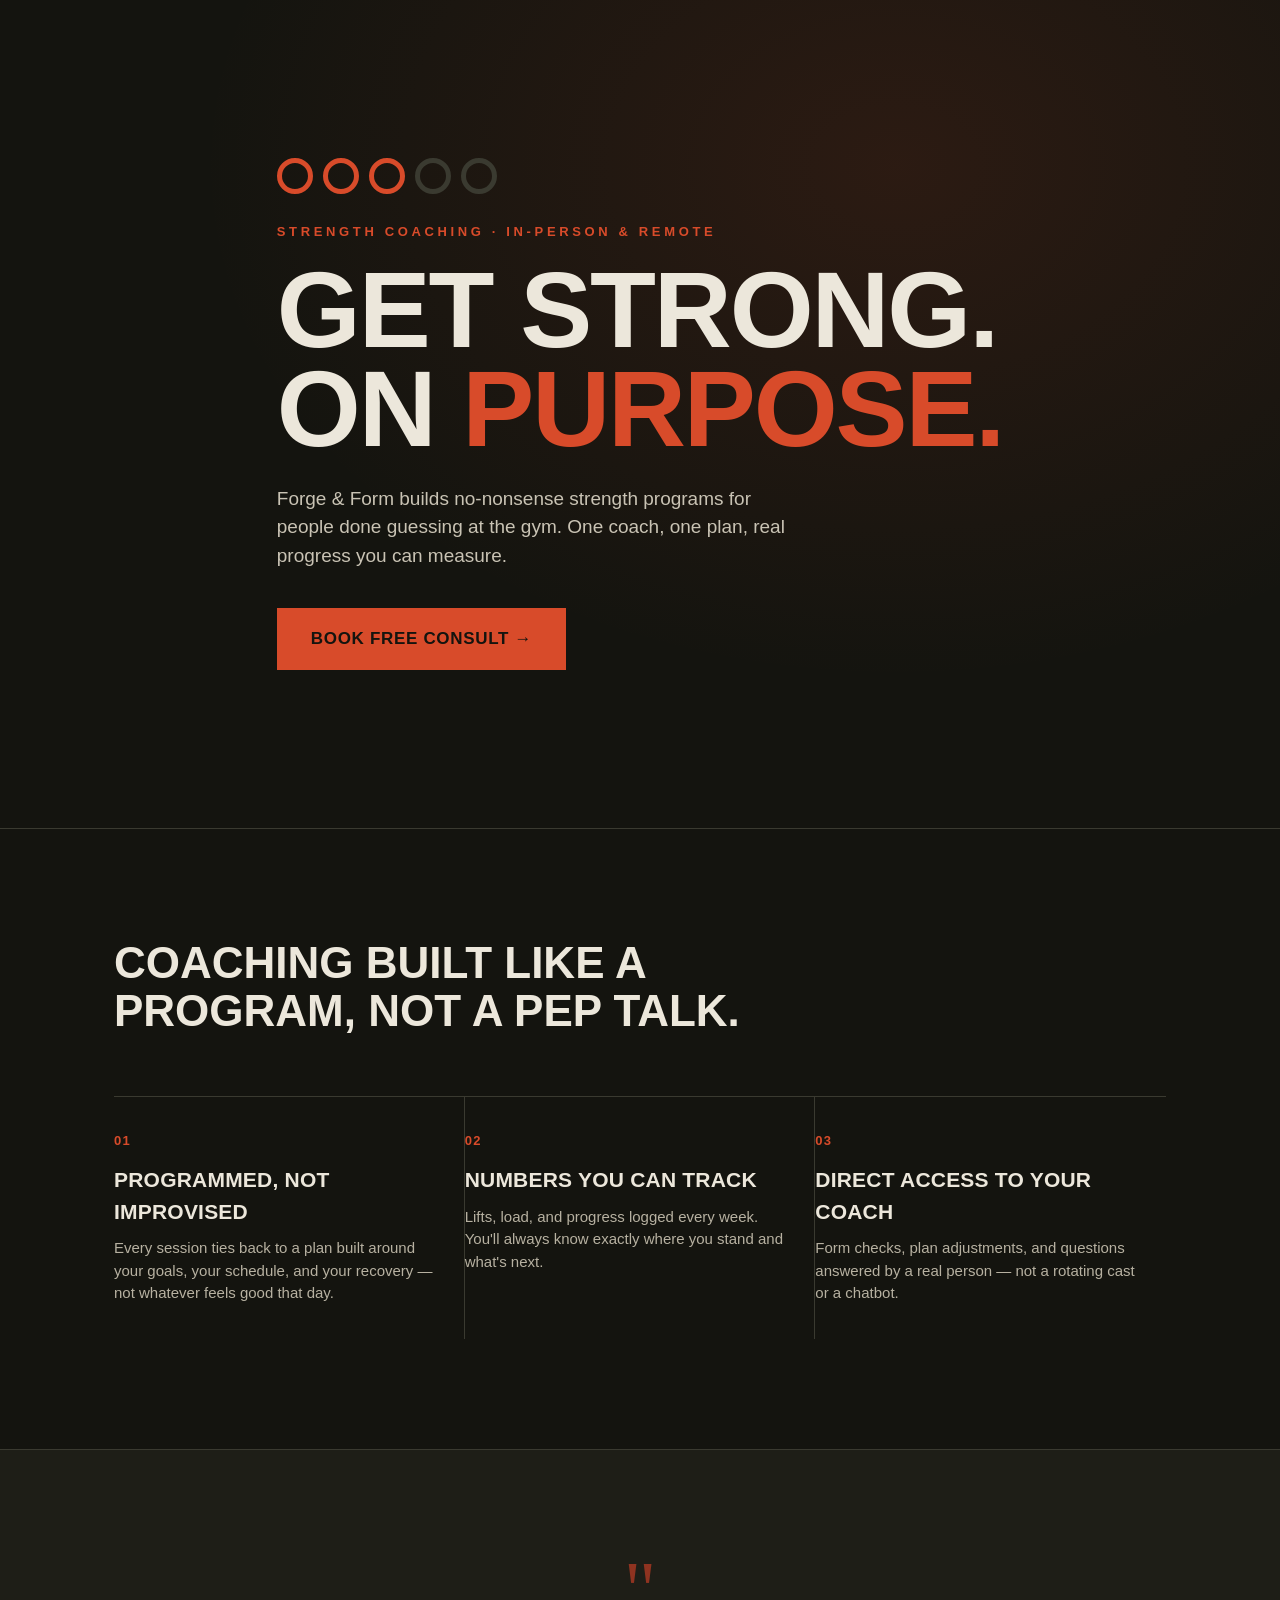
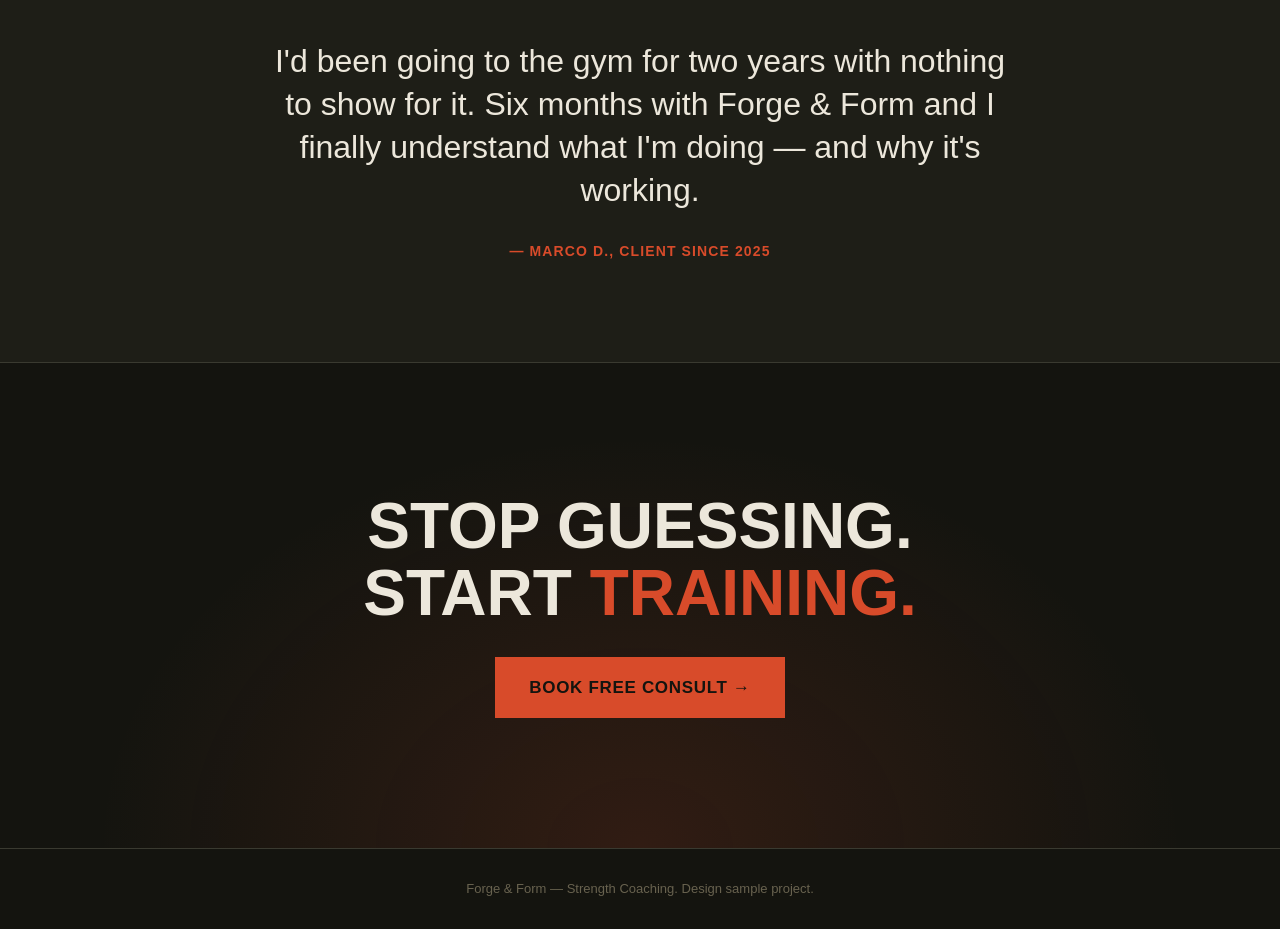
<file: forge-form/index.html>
<!DOCTYPE html>
<html lang="en">
<head>
<meta charset="UTF-8">
<meta name="viewport" content="width=device-width, initial-scale=1.0">
<title>Forge & Form — Strength Coaching</title>
<style>
  :root{
    --iron:#14140f;
    --iron-2:#1e1e17;
    --steel:#3a3a30;
    --bone:#ece7db;
    --ember:#d84b2a;
    --ember-dim:#8f3320;
  }
  *{box-sizing:border-box;margin:0;padding:0;}
  html{scroll-behavior:smooth;}
  body{
    background:var(--iron);
    color:var(--bone);
    font-family:'Helvetica Neue', Arial, sans-serif;
    line-height:1.5;
    overflow-x:hidden;
  }
  .wrap{max-width:1100px;margin:0 auto;padding:0 24px;}

  /* HERO */
  .hero{
    min-height:92vh;
    display:flex;
    flex-direction:column;
    justify-content:center;
    position:relative;
    padding:80px 24px;
    background:
      radial-gradient(ellipse at 70% 20%, rgba(216,75,42,0.12), transparent 55%),
      var(--iron);
  }
  .plate-row{
    display:flex;
    gap:10px;
    margin-bottom:28px;
  }
  .plate{
    width:36px;height:36px;border-radius:50%;
    border:5px solid var(--steel);
    display:flex;align-items:center;justify-content:center;
  }
  .plate.on{border-color:var(--ember);}
  .eyebrow{
    font-size:13px;
    letter-spacing:0.28em;
    text-transform:uppercase;
    color:var(--ember);
    font-weight:700;
    margin-bottom:18px;
  }
  h1{
    font-family:'Arial Black', 'Helvetica Neue', sans-serif;
    font-weight:900;
    font-size:clamp(48px, 9vw, 108px);
    line-height:0.92;
    letter-spacing:-0.02em;
    text-transform:uppercase;
    max-width:900px;
  }
  h1 span{color:var(--ember);}
  .hero-sub{
    max-width:520px;
    margin-top:26px;
    font-size:19px;
    color:#c9c3b4;
  }
  .cta{
    display:inline-flex;
    align-items:center;
    gap:12px;
    margin-top:38px;
    background:var(--ember);
    color:var(--iron);
    font-weight:800;
    font-size:17px;
    text-transform:uppercase;
    letter-spacing:0.04em;
    padding:18px 34px;
    text-decoration:none;
    width:fit-content;
    border:none;
    cursor:pointer;
    transition:transform 0.15s ease, background 0.15s ease;
  }
  .cta:hover{background:#ef5a37; transform:translateY(-2px);}
  .cta:focus-visible{outline:3px solid var(--bone); outline-offset:3px;}

  /* WHY */
  .why{padding:110px 24px; border-top:1px solid var(--steel);}
  .why-head{
    font-family:'Arial Black', sans-serif;
    font-size:clamp(28px,4vw,44px);
    text-transform:uppercase;
    max-width:640px;
    margin-bottom:60px;
    line-height:1.1;
  }
  .why-grid{
    display:grid;
    grid-template-columns:repeat(3, 1fr);
    gap:0;
    border-top:1px solid var(--steel);
  }
  .why-item{
    padding:34px 30px 34px 0;
    border-right:1px solid var(--steel);
    padding-right:30px;
  }
  .why-item:last-child{border-right:none;}
  .why-num{
    font-size:13px;
    color:var(--ember);
    font-weight:800;
    letter-spacing:0.1em;
    margin-bottom:14px;
    display:block;
  }
  .why-item h3{
    font-size:21px;
    margin-bottom:10px;
    text-transform:uppercase;
    letter-spacing:0.01em;
  }
  .why-item p{color:#b7b1a1; font-size:15px;}

  /* TESTIMONIAL */
  .testimonial{
    padding:100px 24px;
    background:var(--iron-2);
    border-top:1px solid var(--steel);
    border-bottom:1px solid var(--steel);
  }
  .quote{
    max-width:760px;
    margin:0 auto;
    text-align:center;
  }
  .quote-mark{
    font-family:Georgia, serif;
    font-size:80px;
    color:var(--ember-dim);
    line-height:1;
    margin-bottom:10px;
  }
  .quote p{
    font-size:clamp(22px, 3vw, 32px);
    font-weight:300;
    line-height:1.35;
    color:var(--bone);
  }
  .quote-by{
    margin-top:28px;
    font-size:14px;
    letter-spacing:0.08em;
    text-transform:uppercase;
    color:var(--ember);
    font-weight:700;
  }

  /* FINAL CTA */
  .final{
    padding:130px 24px;
    text-align:center;
    background:
      radial-gradient(ellipse at 50% 100%, rgba(216,75,42,0.15), transparent 60%),
      var(--iron);
  }
  .final h2{
    font-family:'Arial Black', sans-serif;
    font-size:clamp(32px,6vw,64px);
    text-transform:uppercase;
    line-height:1.05;
    margin-bottom:30px;
  }
  .final h2 span{color:var(--ember);}
  .final .cta{margin:0 auto;}

  footer{
    text-align:center;
    padding:30px 24px;
    color:#68624f;
    font-size:13px;
    border-top:1px solid var(--steel);
  }

  @media (max-width:720px){
    .why-grid{grid-template-columns:1fr;}
    .why-item{border-right:none; border-bottom:1px solid var(--steel); padding:26px 0;}
  }
</style>
</head>
<body>

<section class="hero">
  <div class="wrap">
    <div class="plate-row">
      <div class="plate on"></div>
      <div class="plate on"></div>
      <div class="plate on"></div>
      <div class="plate"></div>
      <div class="plate"></div>
    </div>
    <div class="eyebrow">Strength Coaching · In-Person &amp; Remote</div>
    <h1>Get strong.<br>On <span>purpose.</span></h1>
    <p class="hero-sub">Forge & Form builds no-nonsense strength programs for people done guessing at the gym. One coach, one plan, real progress you can measure.</p>
    <a href="#book" class="cta">Book Free Consult →</a>
  </div>
</section>

<section class="why">
  <div class="wrap">
    <h2 class="why-head">Coaching built like a program, not a pep talk.</h2>
    <div class="why-grid">
      <div class="why-item">
        <span class="why-num">01</span>
        <h3>Programmed, not improvised</h3>
        <p>Every session ties back to a plan built around your goals, your schedule, and your recovery — not whatever feels good that day.</p>
      </div>
      <div class="why-item">
        <span class="why-num">02</span>
        <h3>Numbers you can track</h3>
        <p>Lifts, load, and progress logged every week. You'll always know exactly where you stand and what's next.</p>
      </div>
      <div class="why-item">
        <span class="why-num">03</span>
        <h3>Direct access to your coach</h3>
        <p>Form checks, plan adjustments, and questions answered by a real person — not a rotating cast or a chatbot.</p>
      </div>
    </div>
  </div>
</section>

<section class="testimonial">
  <div class="quote">
    <div class="quote-mark">"</div>
    <p>I'd been going to the gym for two years with nothing to show for it. Six months with Forge & Form and I finally understand what I'm doing — and why it's working.</p>
    <div class="quote-by">— Marco D., Client Since 2025</div>
  </div>
</section>

<section class="final" id="book">
  <h2>Stop guessing.<br>Start <span>training.</span></h2>
  <a href="mailto:hello@forgeandform.co" class="cta">Book Free Consult →</a>
</section>

<footer>Forge & Form — Strength Coaching. Design sample project.</footer>

</body>
</html>
</file>
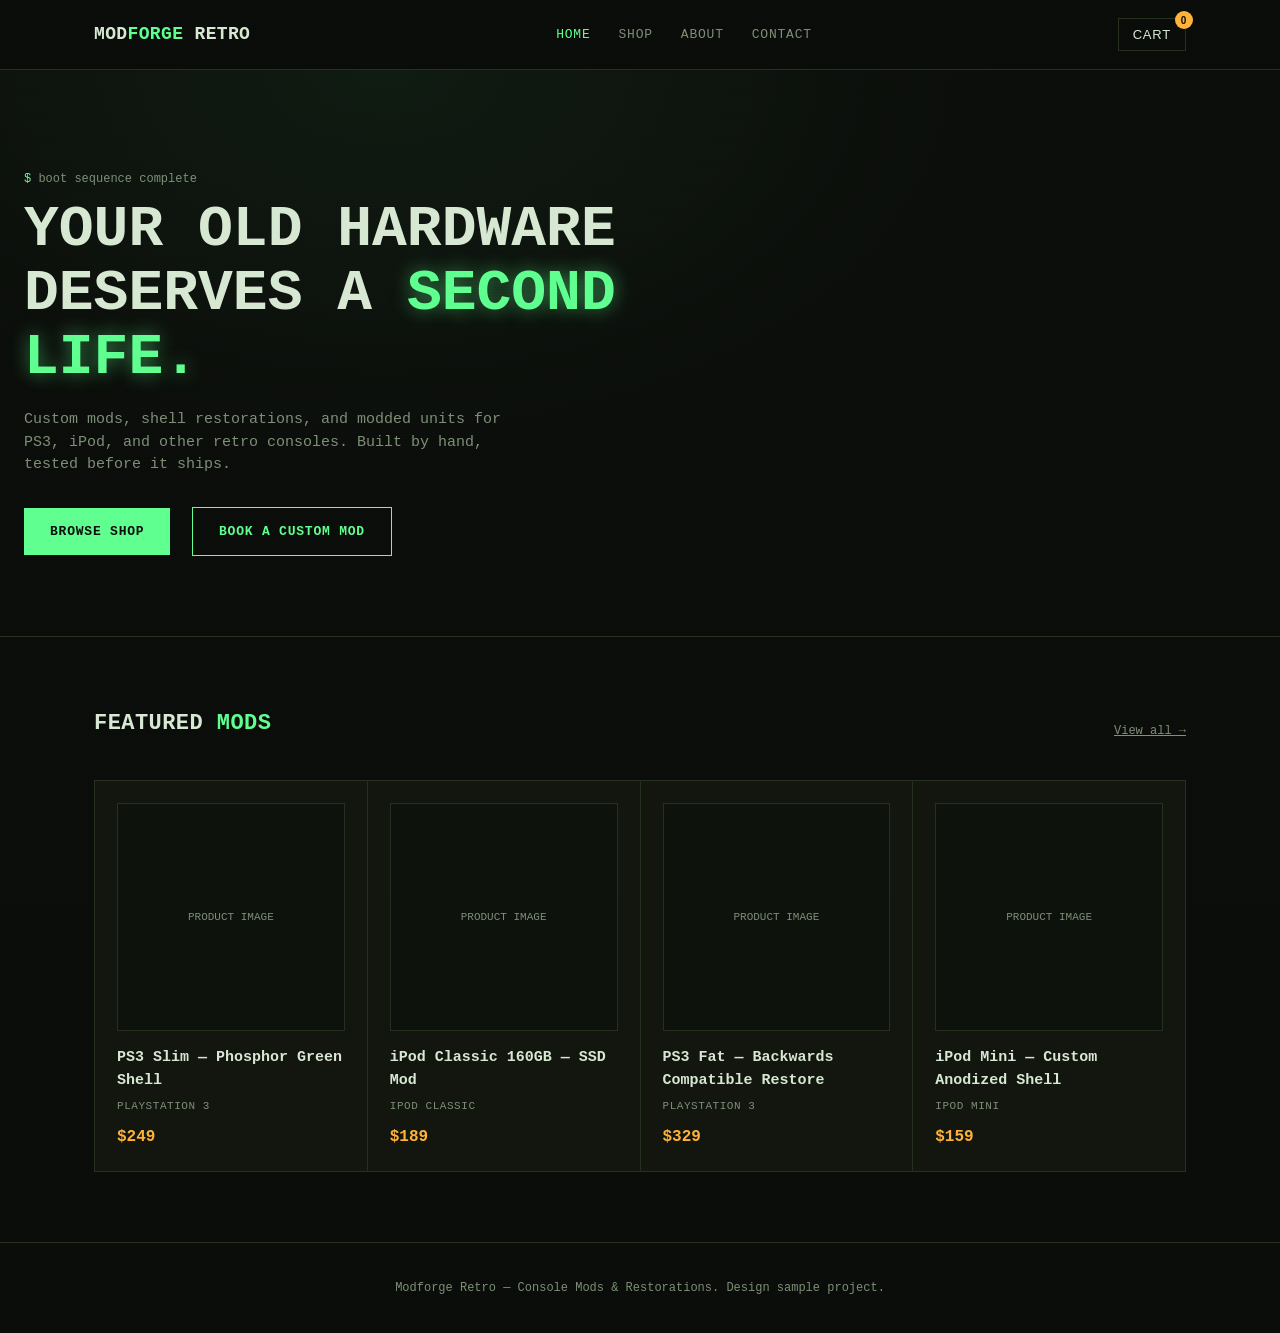
<file: modforge/index.html>
<!DOCTYPE html>
<html lang="en">
<head>
<meta charset="UTF-8">
<meta name="viewport" content="width=device-width, initial-scale=1.0">
<title>Modforge Retro — Console Mods & Restorations</title>
<style>
  :root{
    --bg:#0b0d0a;
    --panel:#12160f;
    --line:#25301f;
    --phosphor:#5fff8f;
    --amber:#ffb238;
    --text:#d7e8d2;
    --dim:#7c8f76;
  }
  *{box-sizing:border-box;margin:0;padding:0;}
  body{
    background:var(--bg);
    color:var(--text);
    font-family:'Courier New', monospace;
    line-height:1.5;
    position:relative;
  }
  body::before{
    content:"";
    position:fixed; inset:0; z-index:1000; pointer-events:none;
    background:repeating-linear-gradient(
      to bottom, rgba(255,255,255,0.025) 0px, rgba(255,255,255,0.025) 1px,
      transparent 1px, transparent 3px
    );
    mix-blend-mode:overlay;
  }
  .wrap{max-width:1140px; margin:0 auto; padding:0 24px;}
  a{color:inherit;}

  /* NAV */
  nav{
    border-bottom:1px solid var(--line);
    position:sticky; top:0; background:rgba(11,13,10,0.94); z-index:100;
    backdrop-filter:blur(4px);
  }
  .nav-inner{
    max-width:1140px; margin:0 auto; padding:18px 24px;
    display:flex; justify-content:space-between; align-items:center;
  }
  .logo{font-weight:700; font-size:18px; letter-spacing:0.02em;}
  .logo span{color:var(--phosphor);}
  .nav-links{list-style:none; display:flex; gap:28px; font-size:13px; text-transform:uppercase; letter-spacing:0.06em;}
  .nav-links a{text-decoration:none; color:var(--dim); cursor:pointer;}
  .nav-links a:hover, .nav-links a.active{color:var(--phosphor);}
  .cart-btn{
    font-size:13px; text-transform:uppercase; letter-spacing:0.06em;
    border:1px solid var(--line); padding:8px 14px; background:transparent;
    color:var(--text); cursor:pointer; position:relative;
  }
  .cart-btn:hover{border-color:var(--phosphor); color:var(--phosphor);}
  .cart-count{
    position:absolute; top:-8px; right:-8px;
    background:var(--amber); color:var(--bg);
    font-size:10px; font-weight:700; border-radius:50%;
    width:18px; height:18px; display:flex; align-items:center; justify-content:center;
  }

  .page{display:none;}
  .page.active{display:block;}

  /* terminal prompt line */
  .prompt{
    font-size:12px; color:var(--dim); margin-bottom:10px;
  }
  .prompt::before{content:"$ "; color:var(--phosphor);}

  /* HOME HERO */
  .hero{
    padding:100px 24px 80px;
    border-bottom:1px solid var(--line);
    background:
      radial-gradient(ellipse at 30% 0%, rgba(95,255,143,0.06), transparent 50%);
  }
  h1{
    font-size:clamp(34px, 6vw, 58px);
    font-weight:700; line-height:1.1;
    max-width:680px;
    text-transform:uppercase;
  }
  h1 .glow{color:var(--phosphor); text-shadow:0 0 18px rgba(95,255,143,0.5);}
  .hero p{max-width:520px; color:var(--dim); margin-top:20px; font-size:15px;}
  .btn{
    display:inline-block; margin-top:30px;
    background:var(--phosphor); color:var(--bg);
    padding:14px 26px; font-weight:700; font-size:13px;
    text-transform:uppercase; letter-spacing:0.06em;
    text-decoration:none; border:none; cursor:pointer;
  }
  .btn:hover{background:#7dffab;}
  .btn.ghost{
    background:transparent; color:var(--phosphor); border:1px solid var(--phosphor);
  }
  .btn.ghost:hover{background:rgba(95,255,143,0.08);}
  .btn:focus-visible{outline:2px solid var(--amber); outline-offset:3px;}

  /* SECTION */
  section{padding:70px 24px;}
  .section-head{display:flex; justify-content:space-between; align-items:end; margin-bottom:40px; flex-wrap:wrap; gap:14px;}
  .section-head h2{font-size:22px; text-transform:uppercase; letter-spacing:0.02em;}
  .section-head h2 span{color:var(--phosphor);}

  /* PRODUCT GRID */
  .grid{display:grid; grid-template-columns:repeat(4, 1fr); gap:1px; background:var(--line); border:1px solid var(--line);}
  .card{
    background:var(--panel); padding:22px; cursor:pointer;
    display:flex; flex-direction:column; transition:background 0.15s ease;
  }
  .card:hover{background:#161c11;}
  .card-thumb{
    aspect-ratio:1; background:#0e120c; border:1px solid var(--line);
    display:flex; align-items:center; justify-content:center;
    font-size:11px; color:var(--dim); text-transform:uppercase; margin-bottom:16px;
  }
  .card h3{font-size:15px; margin-bottom:6px;}
  .card .tag{font-size:11px; color:var(--dim); text-transform:uppercase; letter-spacing:0.05em; margin-bottom:10px;}
  .card .price{color:var(--amber); font-weight:700; font-size:16px; margin-top:auto;}

  /* FEATURED strip */
  .featured-strip{display:grid; grid-template-columns:repeat(4,1fr); gap:1px; background:var(--line); border:1px solid var(--line);}

  /* PRODUCT DETAIL */
  .detail-grid{display:grid; grid-template-columns:1fr 1fr; gap:50px; align-items:start;}
  .detail-thumb{
    aspect-ratio:1; background:var(--panel); border:1px solid var(--line);
    display:flex; align-items:center; justify-content:center;
    color:var(--dim); font-size:13px; text-transform:uppercase;
  }
  .detail-info .tag{color:var(--phosphor); font-size:12px; text-transform:uppercase; letter-spacing:0.06em; margin-bottom:12px;}
  .detail-info h2{font-size:30px; margin-bottom:14px; text-transform:none;}
  .detail-info .price{font-size:26px; color:var(--amber); font-weight:700; margin-bottom:20px;}
  .detail-info p.desc{color:var(--dim); font-size:14px; margin-bottom:24px; max-width:460px;}
  .spec-list{border-top:1px solid var(--line); margin-bottom:26px;}
  .spec-row{display:flex; justify-content:space-between; padding:10px 0; border-bottom:1px solid var(--line); font-size:13px;}
  .spec-row span:first-child{color:var(--dim);}
  .back-link{display:inline-block; margin-bottom:30px; font-size:12px; color:var(--dim); cursor:pointer;}
  .back-link:hover{color:var(--phosphor);}

  /* CART */
  .cart-panel{max-width:640px;}
  .cart-row{
    display:grid; grid-template-columns:auto 1fr auto auto; gap:18px; align-items:center;
    padding:16px 0; border-bottom:1px solid var(--line);
  }
  .cart-row .thumb{width:56px; height:56px; background:var(--panel); border:1px solid var(--line); display:flex;align-items:center;justify-content:center;font-size:9px;color:var(--dim);}
  .cart-row h4{font-size:14px;}
  .cart-row .qty{font-size:12px; color:var(--dim);}
  .cart-row .amt{color:var(--amber); font-weight:700; font-size:14px;}
  .cart-total{display:flex; justify-content:space-between; padding-top:24px; font-size:18px; font-weight:700;}
  .cart-total span:last-child{color:var(--amber);}
  .empty{color:var(--dim); font-size:14px; padding:40px 0;}

  /* ABOUT/CONTACT */
  .about-grid{display:grid; grid-template-columns:1fr 1fr; gap:60px;}
  .about-grid p{color:var(--dim); font-size:15px; margin-bottom:14px; max-width:460px;}
  .contact-lines{margin-top:20px;}
  .contact-lines div{font-size:13px; color:var(--dim); margin-bottom:8px;}
  .contact-lines span{color:var(--phosphor);}

  footer{
    text-align:center; padding:36px 24px; border-top:1px solid var(--line);
    color:var(--dim); font-size:12px;
  }

  @media (max-width:900px){
    .grid, .featured-strip{grid-template-columns:repeat(2,1fr);}
    .detail-grid, .about-grid{grid-template-columns:1fr;}
  }
</style>
</head>
<body>

<nav>
  <div class="nav-inner">
    <div class="logo">MOD<span>FORGE</span> RETRO</div>
    <ul class="nav-links">
      <li><a data-page="home" class="active">Home</a></li>
      <li><a data-page="shop">Shop</a></li>
      <li><a data-page="about">About</a></li>
      <li><a data-page="contact">Contact</a></li>
    </ul>
    <button class="cart-btn" data-page="cart">Cart<span class="cart-count" id="cartCount">0</span></button>
  </div>
</nav>

<!-- HOME -->
<div class="page active" id="home">
  <section class="hero">
    <div class="prompt">boot sequence complete</div>
    <h1>Your old hardware<br>deserves a <span class="glow">second life.</span></h1>
    <p>Custom mods, shell restorations, and modded units for PS3, iPod, and other retro consoles. Built by hand, tested before it ships.</p>
    <a class="btn" data-page="shop">Browse Shop</a>
    <a class="btn ghost" data-page="contact" style="margin-left:12px;">Book a Custom Mod</a>
  </section>

  <section>
    <div class="wrap">
      <div class="section-head">
        <h2>Featured <span>Mods</span></h2>
        <a data-page="shop" style="font-size:12px; color:var(--dim); text-decoration:underline; cursor:pointer;">View all →</a>
      </div>
      <div class="featured-strip" id="featuredGrid"></div>
    </div>
  </section>
</div>

<!-- SHOP -->
<div class="page" id="shop">
  <section>
    <div class="wrap">
      <div class="section-head">
        <h2>Shop <span>All Mods</span></h2>
      </div>
      <div class="grid" id="shopGrid"></div>
    </div>
  </section>
</div>

<!-- PRODUCT DETAIL -->
<div class="page" id="product">
  <section>
    <div class="wrap">
      <div class="back-link" data-page="shop">&larr; Back to shop</div>
      <div class="detail-grid" id="productDetail"></div>
    </div>
  </section>
</div>

<!-- CART -->
<div class="page" id="cart">
  <section>
    <div class="wrap cart-panel">
      <div class="section-head"><h2>Your <span>Cart</span></h2></div>
      <div id="cartItems"></div>
      <div class="cart-total"><span>Total</span><span id="cartTotal">$0</span></div>
      <a class="btn" style="margin-top:26px;" data-page="contact">Checkout →</a>
    </div>
  </section>
</div>

<!-- ABOUT -->
<div class="page" id="about">
  <section>
    <div class="wrap about-grid">
      <div>
        <div class="prompt">cat about.txt</div>
        <h2 style="text-transform:uppercase; font-size:24px; margin-bottom:16px;">Who we are</h2>
        <p>Modforge Retro started in a spare bedroom, soldering iron in hand, bringing dead PS3s and forgotten iPods back to life. What began as a hobby turned into a shop built on one rule: every unit gets tested before it ships.</p>
        <p>We specialize in shell swaps, internal upgrades, capacitor replacements, and full restorations for hardware most repair shops won't touch anymore.</p>
      </div>
      <div>
        <div class="prompt">ls services/</div>
        <ul style="list-style:none; margin-top:16px;">
          <li style="padding:12px 0; border-bottom:1px solid var(--line); font-size:14px;">→ Console shell mods & custom paint</li>
          <li style="padding:12px 0; border-bottom:1px solid var(--line); font-size:14px;">→ Internal hardware upgrades</li>
          <li style="padding:12px 0; border-bottom:1px solid var(--line); font-size:14px;">→ Full restorations (PS3, iPod Classic)</li>
          <li style="padding:12px 0; border-bottom:1px solid var(--line); font-size:14px;">→ Custom builds, made to order</li>
        </ul>
      </div>
    </div>
  </section>
</div>

<!-- CONTACT -->
<div class="page" id="contact">
  <section>
    <div class="wrap">
      <div class="section-head"><h2>Get In <span>Touch</span></h2></div>
      <div class="about-grid">
        <div>
          <p>Have a custom build in mind, or a unit you want restored? Send the details and we'll quote it.</p>
          <div class="contact-lines">
            <div><span>Email:</span> orders@modforgeretro.co</div>
            <div><span>Turnaround:</span> 5–10 business days</div>
            <div><span>Shipping:</span> Worldwide</div>
          </div>
        </div>
        <form onsubmit="return false;" style="display:flex; flex-direction:column; gap:14px;">
          <input type="text" placeholder="Name" style="background:var(--panel); border:1px solid var(--line); color:var(--text); padding:12px; font-family:inherit;">
          <input type="email" placeholder="Email" style="background:var(--panel); border:1px solid var(--line); color:var(--text); padding:12px; font-family:inherit;">
          <textarea placeholder="Tell us about your project..." style="background:var(--panel); border:1px solid var(--line); color:var(--text); padding:12px; font-family:inherit; min-height:100px;"></textarea>
          <button class="btn" type="submit">Send Request</button>
        </form>
      </div>
    </div>
  </section>
</div>

<footer>Modforge Retro — Console Mods & Restorations. Design sample project.</footer>

<script>
  const products = [
    {id:1, name:"PS3 Slim — Phosphor Green Shell", tag:"PlayStation 3", price:249, desc:"Full custom shell swap with translucent phosphor-green panels, internal thermal paste refresh, and quiet-fan mod.", specs:[["Base Unit","PS3 Slim 250GB"],["Shell","Custom translucent green"],["Cooling","Refreshed thermal paste + fan mod"],["Warranty","90 days"]]},
    {id:2, name:"iPod Classic 160GB — SSD Mod", tag:"iPod Classic", price:189, desc:"Original spinning disk swapped for a 256GB SSD mod. Faster boot, silent operation, new battery.", specs:[["Storage","256GB SSD (mod)"],["Battery","Replaced, new cell"],["Click Wheel","Original, refurbished"],["Warranty","90 days"]]},
    {id:3, name:"PS3 Fat — Backwards Compatible Restore", tag:"PlayStation 3", price:329, desc:"Original launch-model PS3 with PS2 backwards compatibility, fully restored internals and new thermal system.", specs:[["Base Unit","PS3 Fat 60GB (BC)"],["Cooling","Full thermal rebuild"],["Ports","All original ports tested"],["Warranty","90 days"]]},
    {id:4, name:"iPod Mini — Custom Anodized Shell", tag:"iPod Mini", price:159, desc:"Hand-anodized aluminum shell in your choice of color, paired with a battery and headphone jack refresh.", specs:[["Shell","Hand-anodized aluminum"],["Battery","Replaced"],["Audio Jack","Refreshed"],["Warranty","60 days"]]},
    {id:5, name:"PS3 Super Slim — Stealth Build", tag:"PlayStation 3", price:219, desc:"Matte-black stealth shell with a quieter fan mod and refreshed internals for late-night sessions.", specs:[["Base Unit","PS3 Super Slim 500GB"],["Shell","Matte black stealth"],["Cooling","Quiet-fan mod"],["Warranty","90 days"]]},
    {id:6, name:"iPod Classic — Amber Display Mod", tag:"iPod Classic", price:199, desc:"Retro amber-tinted display mod paired with an SSD upgrade for that CRT-adjacent look with modern storage.", specs:[["Display","Amber-tint mod"],["Storage","128GB SSD"],["Battery","Replaced"],["Warranty","90 days"]]},
    {id:7, name:"PS3 Slim — Amber CRT Edition", tag:"PlayStation 3", price:259, desc:"Amber acrylic shell inspired by old CRT monitors, paired with internal fan and thermal refresh.", specs:[["Base Unit","PS3 Slim 320GB"],["Shell","Amber acrylic"],["Cooling","Fan + thermal refresh"],["Warranty","90 days"]]},
    {id:8, name:"iPod Nano — Full Refurb", tag:"iPod Nano", price:99, desc:"Base refurbishment: new battery, cleaned click wheel, tested ports. Great entry point into the lineup.", specs:[["Battery","Replaced"],["Click Wheel","Cleaned & tested"],["Ports","Fully tested"],["Warranty","60 days"]]},
  ];

  let cart = {};

  function cardHTML(p){
    return `<div class="card" data-id="${p.id}">
      <div class="card-thumb">Product Image</div>
      <h3>${p.name}</h3>
      <div class="tag">${p.tag}</div>
      <div class="price">$${p.price}</div>
    </div>`;
  }

  document.getElementById('shopGrid').innerHTML = products.map(cardHTML).join('');
  document.getElementById('featuredGrid').innerHTML = products.slice(0,4).map(cardHTML).join('');

  function showProduct(id){
    const p = products.find(x=>x.id==id);
    document.getElementById('productDetail').innerHTML = `
      <div class="detail-thumb">Product Image</div>
      <div class="detail-info">
        <div class="tag">${p.tag}</div>
        <h2>${p.name}</h2>
        <div class="price">$${p.price}</div>
        <p class="desc">${p.desc}</p>
        <div class="spec-list">
          ${p.specs.map(s=>`<div class="spec-row"><span>${s[0]}</span><span>${s[1]}</span></div>`).join('')}
        </div>
        <button class="btn" onclick="addToCart(${p.id})">Add to Cart — $${p.price}</button>
      </div>
    `;
    goTo('product');
  }

  function addToCart(id){
    cart[id] = (cart[id]||0)+1;
    renderCart();
  }

  function renderCart(){
    const ids = Object.keys(cart);
    document.getElementById('cartCount').textContent = ids.reduce((a,id)=>a+cart[id],0);
    const container = document.getElementById('cartItems');
    if(ids.length===0){
      container.innerHTML = '<div class="empty">Your cart is empty. Browse the shop to add a mod.</div>';
      document.getElementById('cartTotal').textContent = '$0';
      return;
    }
    let total = 0;
    container.innerHTML = ids.map(id=>{
      const p = products.find(x=>x.id==id);
      const qty = cart[id];
      total += p.price*qty;
      return `<div class="cart-row">
        <div class="thumb">IMG</div>
        <div><h4>${p.name}</h4><div class="qty">Qty: ${qty}</div></div>
        <div></div>
        <div class="amt">$${p.price*qty}</div>
      </div>`;
    }).join('');
    document.getElementById('cartTotal').textContent = '$'+total;
  }

  function goTo(pageId){
    document.querySelectorAll('.page').forEach(p=>p.classList.remove('active'));
    document.getElementById(pageId).classList.add('active');
    document.querySelectorAll('.nav-links a').forEach(a=>a.classList.remove('active'));
    document.querySelectorAll(`.nav-links a[data-page="${pageId}"]`).forEach(a=>a.classList.add('active'));
    window.scrollTo({top:0, behavior:'smooth'});
  }

  document.querySelectorAll('[data-page]').forEach(el=>{
    el.addEventListener('click', e=>{
      e.preventDefault();
      goTo(el.getAttribute('data-page'));
    });
  });

  document.body.addEventListener('click', e=>{
    const card = e.target.closest('.card');
    if(card) showProduct(card.getAttribute('data-id'));
  });

  renderCart();
</script>

</body>
</html>
</file>
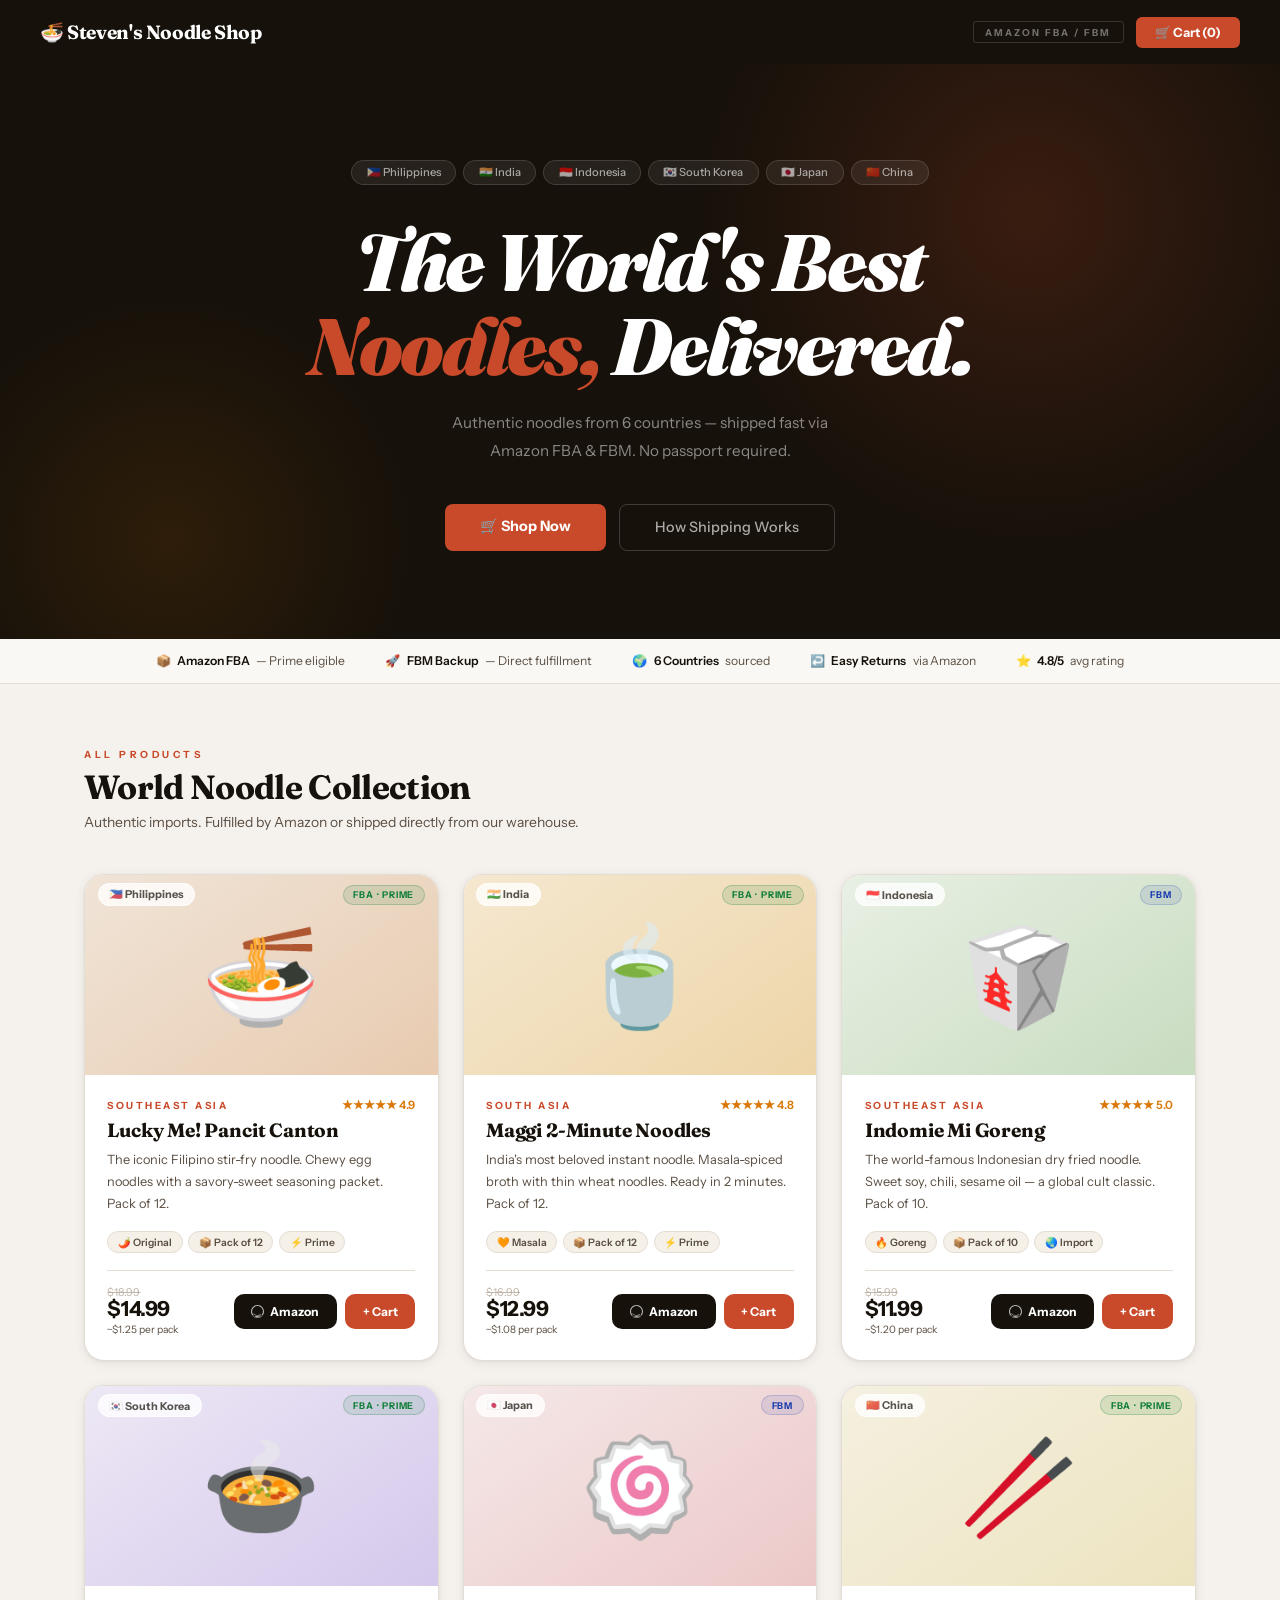
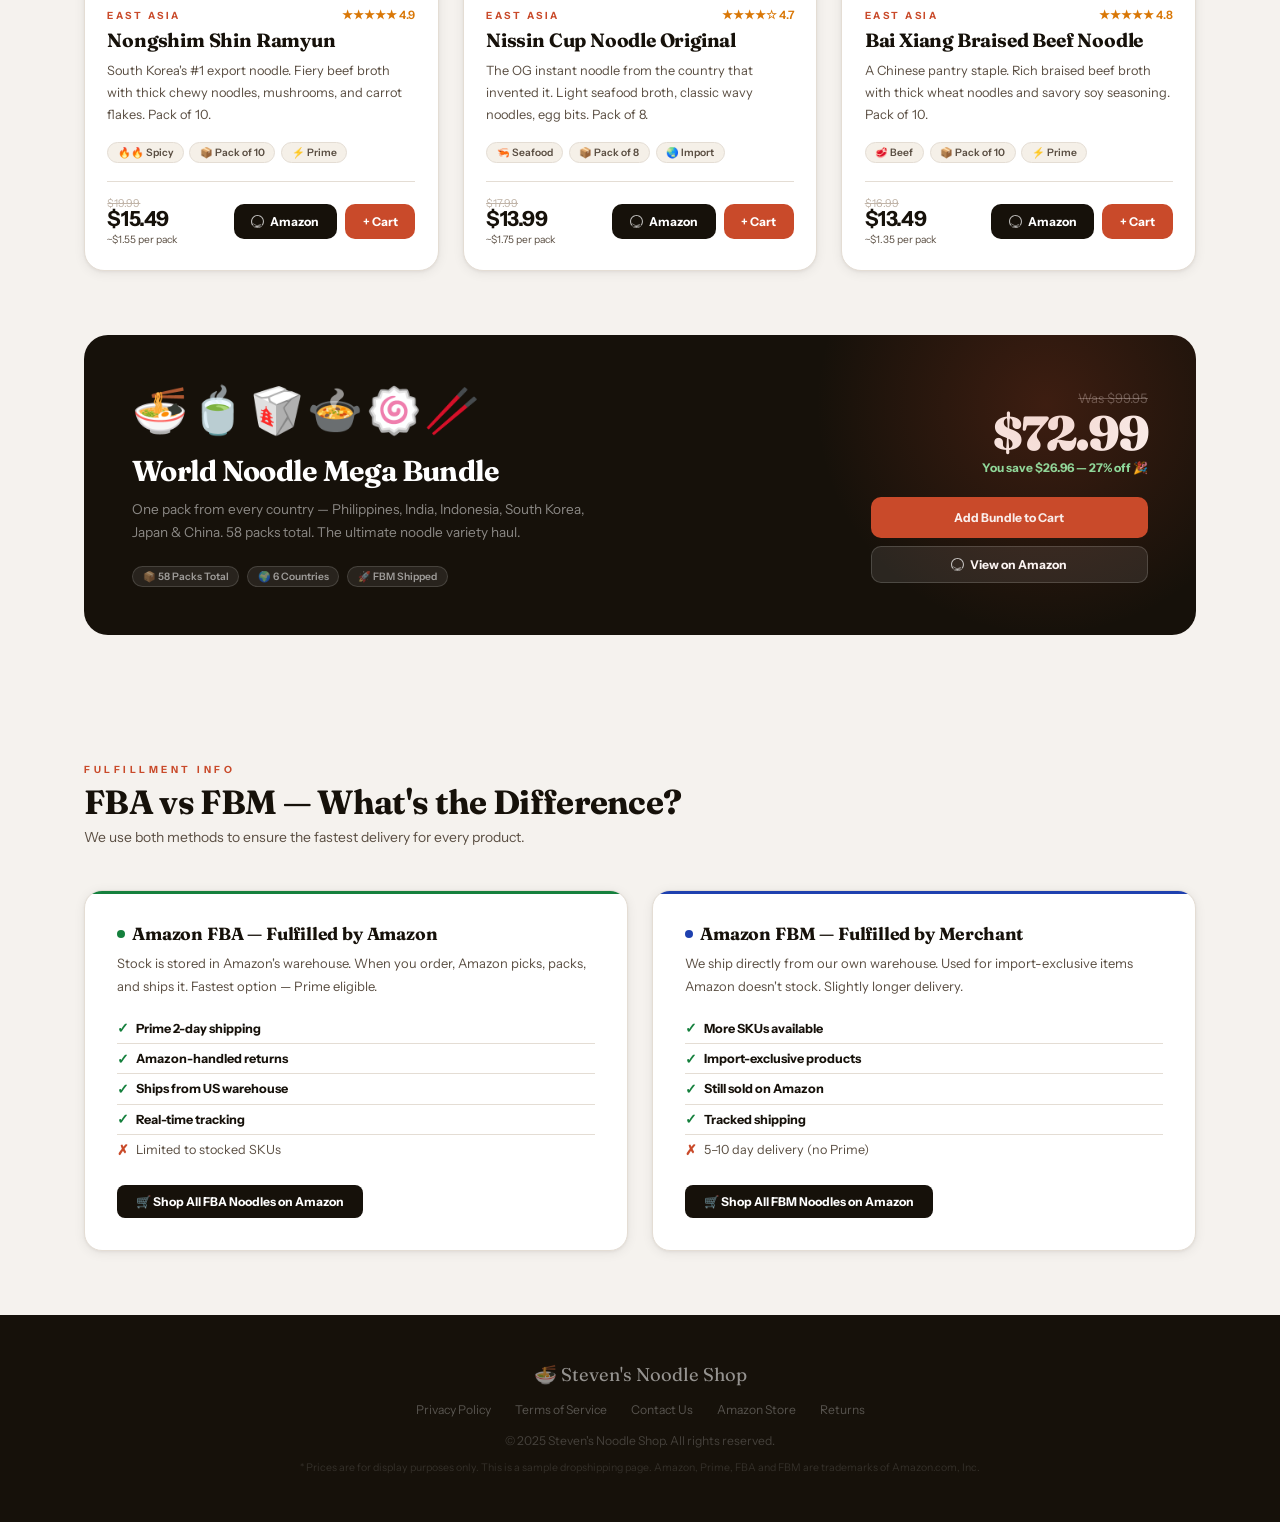
<file: noodle-shop/index.html>
<!DOCTYPE html>
<html lang="en">
<head>
  <meta charset="UTF-8"/>
  <meta name="viewport" content="width=device-width, initial-scale=1.0"/>
  <title>Steven's Noodle Shop — World Noodles Delivered</title>
  <link href="https://fonts.googleapis.com/css2?family=Fraunces:ital,opsz,wght@0,9..144,300;0,9..144,700;0,9..144,900;1,9..144,900&family=Instrument+Sans:wght@400;500;600;700&display=swap" rel="stylesheet"/>
  <style>
    *, *::before, *::after { box-sizing: border-box; margin: 0; padding: 0; }

    :root {
      --bg: #f5f2ee;
      --card: #ffffff;
      --border: #e4ddd4;
      --ink: #16110a;
      --ink-soft: #5a4e42;
      --cream: #faf8f4;
      --terracotta: #c94a2a;
      --terracotta-hover: #b03d20;
      --amber: #d97706;
      --tag-bg: #f5f0e8;
      --green: #15803d;
      --blue: #1e40af;
      --card-shadow: 0 2px 12px rgba(22,17,10,0.07), 0 1px 3px rgba(22,17,10,0.05);
      --card-hover-shadow: 0 16px 48px rgba(22,17,10,0.13), 0 4px 12px rgba(22,17,10,0.08);
    }

    html { scroll-behavior: smooth; }

    body {
      font-family: 'Instrument Sans', sans-serif;
      background: var(--bg);
      color: var(--ink);
      min-height: 100vh;
    }

    /* HEADER */
    header {
      background: var(--ink);
      position: sticky;
      top: 0;
      z-index: 200;
      padding: 0 2.5rem;
      display: flex;
      align-items: center;
      justify-content: space-between;
      height: 64px;
    }

    .logo {
      font-family: 'Fraunces', serif;
      font-size: 1.2rem;
      font-weight: 700;
      color: #fff;
      display: flex;
      align-items: center;
      gap: 0.45rem;
      letter-spacing: -0.02em;
    }

    .header-right { display: flex; align-items: center; gap: 0.75rem; }

    .amazon-badge-header {
      font-size: 0.6rem;
      font-weight: 700;
      letter-spacing: 2px;
      text-transform: uppercase;
      color: rgba(255,255,255,0.4);
      border: 1px solid rgba(255,255,255,0.14);
      padding: 0.28rem 0.7rem;
      border-radius: 3px;
    }

    .cart-btn {
      background: var(--terracotta);
      color: #fff;
      border: none;
      padding: 0.5rem 1.2rem;
      border-radius: 6px;
      font-family: 'Instrument Sans', sans-serif;
      font-size: 0.8rem;
      font-weight: 700;
      cursor: pointer;
      transition: background 0.2s, transform 0.15s;
    }
    .cart-btn:hover { background: var(--terracotta-hover); transform: scale(1.03); }

    /* HERO */
    .hero {
      background: var(--ink);
      padding: 6rem 2rem 5.5rem;
      text-align: center;
      position: relative;
      overflow: hidden;
    }

    .hero-glow {
      position: absolute;
      width: 700px; height: 700px;
      border-radius: 50%;
      background: radial-gradient(circle, rgba(201,74,42,0.2) 0%, transparent 68%);
      top: -200px; right: -100px;
      pointer-events: none;
    }

    .hero-glow2 {
      position: absolute;
      width: 500px; height: 500px;
      border-radius: 50%;
      background: radial-gradient(circle, rgba(217,119,6,0.12) 0%, transparent 70%);
      bottom: -150px; left: -80px;
      pointer-events: none;
    }

    .hero-flag-row {
      display: flex;
      justify-content: center;
      gap: 0.45rem;
      margin-bottom: 2.2rem;
      flex-wrap: wrap;
      position: relative;
    }

    .flag-pill {
      background: rgba(255,255,255,0.07);
      border: 1px solid rgba(255,255,255,0.13);
      border-radius: 999px;
      padding: 0.28rem 0.9rem;
      font-size: 0.7rem;
      font-weight: 500;
      color: rgba(255,255,255,0.6);
    }

    .hero h1 {
      font-family: 'Fraunces', serif;
      font-size: clamp(2.4rem, 7vw, 5rem);
      font-weight: 900;
      font-style: italic;
      line-height: 1.05;
      margin-bottom: 1.3rem;
      color: #fff;
      letter-spacing: -0.03em;
      position: relative;
    }

    .hero h1 span { color: var(--terracotta); }

    .hero p {
      font-size: 0.95rem;
      color: rgba(255,255,255,0.5);
      max-width: 430px;
      margin: 0 auto 2.4rem;
      line-height: 1.85;
      position: relative;
    }

    .hero-cta { display: flex; justify-content: center; gap: 0.8rem; flex-wrap: wrap; position: relative; }

    .btn-fill {
      background: var(--terracotta);
      color: #fff;
      border: none;
      padding: 0.85rem 2.2rem;
      border-radius: 8px;
      font-family: 'Instrument Sans', sans-serif;
      font-weight: 700;
      font-size: 0.9rem;
      cursor: pointer;
      text-decoration: none;
      display: inline-block;
      transition: transform 0.2s, background 0.2s;
    }
    .btn-fill:hover { transform: translateY(-2px); background: var(--terracotta-hover); }

    .btn-ghost {
      background: transparent;
      color: rgba(255,255,255,0.65);
      border: 1px solid rgba(255,255,255,0.18);
      padding: 0.85rem 2.2rem;
      border-radius: 8px;
      font-family: 'Instrument Sans', sans-serif;
      font-weight: 500;
      font-size: 0.9rem;
      cursor: pointer;
      text-decoration: none;
      display: inline-block;
      transition: border-color 0.2s, color 0.2s;
    }
    .btn-ghost:hover { border-color: rgba(255,255,255,0.42); color: #fff; }

    /* TRUST BAR */
    .trust-bar {
      background: var(--cream);
      border-bottom: 1px solid var(--border);
      padding: 0.9rem 2rem;
      display: flex;
      justify-content: center;
      gap: 2.5rem;
      flex-wrap: wrap;
    }

    .trust-item {
      display: flex;
      align-items: center;
      gap: 0.4rem;
      font-size: 0.76rem;
      color: var(--ink-soft);
    }
    .trust-item strong { color: var(--ink); font-weight: 600; }

    /* SECTION */
    .section {
      max-width: 1160px;
      margin: 0 auto;
      padding: 4rem 1.5rem;
    }

    .section-eyebrow {
      font-size: 0.62rem;
      font-weight: 700;
      letter-spacing: 3.5px;
      text-transform: uppercase;
      color: var(--terracotta);
      margin-bottom: 0.5rem;
    }

    .section-title {
      font-family: 'Fraunces', serif;
      font-size: 2.1rem;
      font-weight: 700;
      margin-bottom: 0.4rem;
      color: var(--ink);
      letter-spacing: -0.02em;
      line-height: 1.15;
    }

    .section-sub {
      color: var(--ink-soft);
      font-size: 0.87rem;
      margin-bottom: 2.8rem;
    }

    /* GRID */
    .grid {
      display: grid;
      grid-template-columns: repeat(auto-fill, minmax(320px, 1fr));
      gap: 1.5rem;
    }

    /* CARD */
    .card {
      background: var(--card);
      border: 1px solid var(--border);
      border-radius: 20px;
      overflow: hidden;
      transition: transform 0.3s cubic-bezier(.2,.8,.3,1), box-shadow 0.3s, border-color 0.3s;
      position: relative;
      box-shadow: var(--card-shadow);
    }

    .card:hover {
      transform: translateY(-6px);
      box-shadow: var(--card-hover-shadow);
      border-color: rgba(201,74,42,0.22);
    }

    .card-img {
      height: 200px;
      display: flex;
      align-items: center;
      justify-content: center;
      font-size: 6rem;
      position: relative;
      overflow: hidden;
    }

    .card[data-country="PH"] .card-img { background: linear-gradient(145deg, #f0e4d7, #e8cbb0); }
    .card[data-country="IN"] .card-img { background: linear-gradient(145deg, #f5e8d0, #edd5a8); }
    .card[data-country="ID"] .card-img { background: linear-gradient(145deg, #e8f0e4, #c8dcc0); }
    .card[data-country="KR"] .card-img { background: linear-gradient(145deg, #ede8f5, #d5c8ec); }
    .card[data-country="JP"] .card-img { background: linear-gradient(145deg, #f5e8e8, #ecc8c8); }
    .card[data-country="CN"] .card-img { background: linear-gradient(145deg, #f5f0e0, #ece4c0); }

    /* ORIGIN BANNER */
    .origin-banner {
      position: absolute;
      top: 0; left: 0; right: 0;
      padding: 0.5rem 0.8rem;
      display: flex;
      align-items: center;
      justify-content: space-between;
    }

    .origin-country-name {
      font-size: 0.68rem;
      font-weight: 700;
      color: rgba(22,17,10,0.72);
      background: rgba(255,255,255,0.78);
      backdrop-filter: blur(8px);
      -webkit-backdrop-filter: blur(8px);
      border: 1px solid rgba(255,255,255,0.55);
      padding: 0.22rem 0.65rem;
      border-radius: 999px;
    }

    .fulfillment-tag {
      font-size: 0.58rem;
      font-weight: 700;
      letter-spacing: 0.8px;
      text-transform: uppercase;
      padding: 0.22rem 0.6rem;
      border-radius: 999px;
    }

    .tag-fba {
      background: rgba(21,128,61,0.12);
      color: #15803d;
      border: 1px solid rgba(21,128,61,0.25);
    }

    .tag-fbm {
      background: rgba(30,64,175,0.1);
      color: #1e40af;
      border: 1px solid rgba(30,64,175,0.2);
    }

    /* CARD BODY */
    .card-body { padding: 1.4rem 1.4rem 1.5rem; }

    .card-meta-top {
      display: flex;
      align-items: center;
      justify-content: space-between;
      margin-bottom: 0.4rem;
    }

    .card-country {
      font-size: 0.62rem;
      font-weight: 700;
      letter-spacing: 2.5px;
      text-transform: uppercase;
      color: var(--terracotta);
    }

    .stars { font-size: 0.72rem; color: var(--amber); font-weight: 600; }

    .card-title {
      font-family: 'Fraunces', serif;
      font-size: 1.2rem;
      font-weight: 700;
      margin-bottom: 0.45rem;
      color: var(--ink);
      line-height: 1.25;
      letter-spacing: -0.01em;
    }

    .card-desc {
      font-size: 0.8rem;
      color: var(--ink-soft);
      line-height: 1.72;
      margin-bottom: 1rem;
    }

    .card-pills {
      display: flex;
      align-items: center;
      gap: 0.35rem;
      flex-wrap: wrap;
      margin-bottom: 1.1rem;
    }

    .pill {
      font-size: 0.64rem;
      font-weight: 600;
      padding: 0.2rem 0.6rem;
      border-radius: 999px;
      border: 1px solid var(--border);
      color: var(--ink-soft);
      background: var(--tag-bg);
    }

    /* CARD FOOTER */
    .card-footer {
      display: flex;
      align-items: center;
      justify-content: space-between;
      padding-top: 1rem;
      border-top: 1px solid var(--border);
    }

    .old-price { font-size: 0.68rem; color: #c0b4a8; text-decoration: line-through; line-height: 1; }
    .price { font-size: 1.3rem; font-weight: 700; color: var(--ink); line-height: 1.1; letter-spacing: -0.02em; }
    .per { font-size: 0.64rem; color: var(--ink-soft); margin-top: 0.1rem; }

    /* CARD ACTIONS */
    .card-actions { display: flex; gap: 0.5rem; align-items: center; }

    /* Unified Amazon button — ink, minimal, modern */
    .buy-btn {
      display: inline-flex;
      align-items: center;
      gap: 0.38rem;
      background: var(--ink);
      color: #fff;
      border: none;
      padding: 0.62rem 1.1rem;
      border-radius: 10px;
      font-family: 'Instrument Sans', sans-serif;
      font-size: 0.76rem;
      font-weight: 700;
      cursor: pointer;
      text-decoration: none;
      transition: background 0.18s, transform 0.15s;
      white-space: nowrap;
    }
    .buy-btn:hover { background: #2c2218; transform: scale(1.04); }
    .buy-btn svg { width: 13px; height: 13px; fill: currentColor; opacity: 0.7; flex-shrink: 0; }

    /* Add to cart */
    .add-btn {
      display: inline-flex;
      align-items: center;
      gap: 0.35rem;
      background: var(--terracotta);
      color: #fff;
      border: none;
      padding: 0.62rem 1.1rem;
      border-radius: 10px;
      font-family: 'Instrument Sans', sans-serif;
      font-size: 0.76rem;
      font-weight: 700;
      cursor: pointer;
      transition: background 0.18s, transform 0.15s;
      white-space: nowrap;
    }
    .add-btn:hover { background: var(--terracotta-hover); transform: scale(1.04); }

    /* BUNDLE */
    .bundle-card {
      background: var(--ink);
      border-radius: 24px;
      padding: 3rem;
      display: grid;
      grid-template-columns: 1fr auto;
      gap: 2.5rem;
      align-items: center;
      position: relative;
      overflow: hidden;
    }

    .bundle-card::before {
      content: '';
      position: absolute;
      width: 500px; height: 500px;
      border-radius: 50%;
      background: radial-gradient(circle, rgba(201,74,42,0.22) 0%, transparent 65%);
      top: -180px; right: -100px;
      pointer-events: none;
    }

    @media (max-width: 640px) { .bundle-card { grid-template-columns: 1fr; text-align: center; } }

    .bundle-emojis { font-size: 2.8rem; margin-bottom: 1rem; letter-spacing: 0.15rem; }

    .bundle-card h2 {
      font-family: 'Fraunces', serif;
      font-size: 1.8rem;
      font-weight: 700;
      margin-bottom: 0.6rem;
      color: #fff;
      letter-spacing: -0.02em;
    }

    .bundle-card p {
      font-size: 0.85rem;
      color: rgba(255,255,255,0.5);
      line-height: 1.75;
      margin-bottom: 1.3rem;
      max-width: 460px;
    }

    .bundle-card .pill {
      background: rgba(255,255,255,0.08);
      border-color: rgba(255,255,255,0.14);
      color: rgba(255,255,255,0.55);
    }

    .bundle-price-block { text-align: right; min-width: 180px; }
    @media (max-width: 640px) { .bundle-price-block { text-align: center; min-width: unset; } }

    .bundle-was { font-size: 0.82rem; color: rgba(255,255,255,0.3); text-decoration: line-through; }
    .bundle-now {
      font-size: 3rem; font-weight: 900; color: #fff; display: block;
      font-family: 'Fraunces', serif; letter-spacing: -0.04em; line-height: 1; margin: 0.15rem 0;
    }
    .bundle-save { font-size: 0.75rem; color: #86efac; font-weight: 700; margin-bottom: 1.4rem; display: block; }

    .bundle-price-block .add-btn { width: 100%; justify-content: center; padding: 0.8rem; margin-bottom: 0.5rem; }
    .bundle-price-block .buy-btn {
      width: 100%; justify-content: center; padding: 0.65rem;
      background: rgba(255,255,255,0.09);
      border: 1px solid rgba(255,255,255,0.16);
    }
    .bundle-price-block .buy-btn:hover { background: rgba(255,255,255,0.16); }

    /* SHIPPING */
    .shipping-grid {
      display: grid;
      grid-template-columns: 1fr 1fr;
      gap: 1.5rem;
    }
    @media (max-width: 640px) { .shipping-grid { grid-template-columns: 1fr; } }

    .info-card {
      background: var(--card);
      border: 1px solid var(--border);
      border-radius: 18px;
      padding: 2rem;
      box-shadow: var(--card-shadow);
      position: relative;
      overflow: hidden;
    }

    .info-card::before {
      content: '';
      position: absolute;
      top: 0; left: 0; right: 0;
      height: 3px;
      border-radius: 18px 18px 0 0;
    }
    .info-card.fba-card::before { background: var(--green); }
    .info-card.fbm-card::before { background: var(--blue); }

    .info-card h3 {
      font-family: 'Fraunces', serif;
      font-size: 1.1rem;
      font-weight: 700;
      margin-bottom: 0.5rem;
      display: flex;
      align-items: center;
      gap: 0.45rem;
      color: var(--ink);
      letter-spacing: -0.01em;
    }

    .dot { width: 8px; height: 8px; border-radius: 50%; display: inline-block; flex-shrink: 0; }
    .dot-green { background: var(--green); }
    .dot-blue { background: var(--blue); }

    .info-card p { font-size: 0.81rem; color: var(--ink-soft); line-height: 1.75; margin-bottom: 1rem; }

    .info-list { list-style: none; }
    .info-list li {
      font-size: 0.79rem;
      color: var(--ink-soft);
      padding: 0.42rem 0;
      border-bottom: 1px solid var(--border);
      display: flex;
      align-items: center;
      gap: 0.45rem;
    }
    .info-list li:last-child { border-bottom: none; }
    .info-list li strong { color: var(--ink); }
    .check { color: var(--green); font-weight: 700; font-size: 0.85rem; }
    .x { color: var(--terracotta); font-weight: 700; font-size: 0.85rem; }

    .info-link-btn {
      display: inline-flex;
      align-items: center;
      gap: 0.4rem;
      margin-top: 1.3rem;
      padding: 0.55rem 1.2rem;
      border-radius: 8px;
      font-family: 'Instrument Sans', sans-serif;
      font-size: 0.76rem;
      font-weight: 700;
      text-decoration: none;
      background: var(--ink);
      color: #fff;
      transition: transform 0.15s, opacity 0.15s;
    }
    .info-link-btn:hover { transform: translateY(-1px); opacity: 0.85; }

    /* FOOTER */
    footer { background: var(--ink); padding: 3rem 2rem; text-align: center; }
    .footer-logo { font-family: 'Fraunces', serif; font-size: 1.15rem; color: rgba(255,255,255,0.55); margin-bottom: 0.6rem; }
    .footer-links { display: flex; justify-content: center; gap: 1.5rem; margin: 1rem 0; flex-wrap: wrap; }
    .footer-links a { font-size: 0.76rem; color: rgba(255,255,255,0.28); text-decoration: none; transition: color 0.2s; }
    .footer-links a:hover { color: rgba(255,255,255,0.65); }
    footer p { font-size: 0.76rem; color: rgba(255,255,255,0.2); }
    .amazon-disclaimer { font-size: 0.66rem; color: rgba(255,255,255,0.13); margin-top: 0.8rem; }

    /* TOAST */
    .toast {
      position: fixed;
      bottom: 2rem;
      right: 2rem;
      background: var(--ink);
      border: 1px solid rgba(255,255,255,0.1);
      color: #fff;
      padding: 0.85rem 1.4rem;
      border-radius: 12px;
      font-size: 0.83rem;
      font-weight: 600;
      box-shadow: 0 12px 40px rgba(0,0,0,0.4);
      transform: translateY(110px);
      opacity: 0;
      transition: all 0.35s cubic-bezier(.34,1.56,.64,1);
      z-index: 999;
      max-width: 280px;
    }
    .toast.show { transform: translateY(0); opacity: 1; }
  </style>
</head>
<body>

<header>
  <div class="logo">🍜 Steven's Noodle Shop</div>
  <div class="header-right">
    <div class="amazon-badge-header">AMAZON FBA / FBM</div>
    <button class="cart-btn" id="cartBtn">🛒 Cart (0)</button>
  </div>
</header>

<div class="hero">
  <div class="hero-glow"></div>
  <div class="hero-glow2"></div>
  <div class="hero-flag-row">
    <div class="flag-pill">🇵🇭 Philippines</div>
    <div class="flag-pill">🇮🇳 India</div>
    <div class="flag-pill">🇮🇩 Indonesia</div>
    <div class="flag-pill">🇰🇷 South Korea</div>
    <div class="flag-pill">🇯🇵 Japan</div>
    <div class="flag-pill">🇨🇳 China</div>
  </div>
  <h1>The World's Best<br/><span>Noodles,</span> Delivered.</h1>
  <p>Authentic noodles from 6 countries — shipped fast via Amazon FBA &amp; FBM. No passport required.</p>
  <div class="hero-cta">
    <a href="#products" class="btn-fill">🛒 Shop Now</a>
    <a href="#shipping" class="btn-ghost">How Shipping Works</a>
  </div>
</div>

<div class="trust-bar">
  <div class="trust-item">📦 <strong>Amazon FBA</strong> — Prime eligible</div>
  <div class="trust-item">🚀 <strong>FBM Backup</strong> — Direct fulfillment</div>
  <div class="trust-item">🌍 <strong>6 Countries</strong> sourced</div>
  <div class="trust-item">↩️ <strong>Easy Returns</strong> via Amazon</div>
  <div class="trust-item">⭐ <strong>4.8/5</strong> avg rating</div>
</div>

<!-- PRODUCTS -->
<div class="section" id="products">
  <div class="section-eyebrow">All Products</div>
  <div class="section-title">World Noodle Collection</div>
  <p class="section-sub">Authentic imports. Fulfilled by Amazon or shipped directly from our warehouse.</p>

  <div class="grid">

    <!-- Philippines -->
    <div class="card" data-country="PH">
      <div class="card-img">
        <div class="origin-banner">
          <span class="origin-country-name">🇵🇭 Philippines</span>
          <span class="fulfillment-tag tag-fba">FBA · Prime</span>
        </div>
        🍜
      </div>
      <div class="card-body">
        <div class="card-meta-top">
          <div class="card-country">Southeast Asia</div>
          <div class="stars">★★★★★ 4.9</div>
        </div>
        <div class="card-title">Lucky Me! Pancit Canton</div>
        <p class="card-desc">The iconic Filipino stir-fry noodle. Chewy egg noodles with a savory-sweet seasoning packet. Pack of 12.</p>
        <div class="card-pills">
          <span class="pill">🌶️ Original</span>
          <span class="pill">📦 Pack of 12</span>
          <span class="pill">⚡ Prime</span>
        </div>
        <div class="card-footer">
          <div>
            <div class="old-price">$18.99</div>
            <div class="price">$14.99</div>
            <div class="per">~$1.25 per pack</div>
          </div>
          <div class="card-actions">
            <a class="buy-btn" href="https://www.amazon.com/s?k=Lucky+Me+Pancit+Canton&rh=p_85%3A2470955011" target="_blank" rel="noopener">
              <svg viewBox="0 0 24 24"><path d="M.045 18.02c.072-.116.19-.127.33-.073 3.562 1.565 7.32 2.348 11.27 2.348 2.97 0 6.04-.572 9.22-1.716.14-.053.264-.04.34.07.076.11.054.228-.053.335-2.67 2.534-5.9 3.8-9.7 3.8-3.8 0-7.04-1.27-9.71-3.8-.107-.107-.127-.225-.067-.335zm4.338-2.348c.157-.267.344-.254.56-.04.97.954 2.095 1.7 3.37 2.24 1.28.54 2.61.812 3.99.812 2.04 0 3.836-.494 5.39-1.482.237-.144.437-.095.6.15.162.246.1.457-.18.634-1.79 1.073-3.8 1.61-6.03 1.61-1.57 0-3.04-.282-4.41-.845-1.37-.563-2.56-1.354-3.58-2.37-.23-.23-.24-.44-.09-.71zM12 0C5.373 0 0 5.373 0 12s5.373 12 12 12 12-5.373 12-12S18.627 0 12 0zm0 22C6.477 22 2 17.523 2 12S6.477 2 12 2s10 4.477 10 10-4.477 10-10 10z"/></svg>
              Amazon
            </a>
            <button class="add-btn" onclick="addToCart('Pancit Canton (PH)')">+ Cart</button>
          </div>
        </div>
      </div>
    </div>

    <!-- India -->
    <div class="card" data-country="IN">
      <div class="card-img">
        <div class="origin-banner">
          <span class="origin-country-name">🇮🇳 India</span>
          <span class="fulfillment-tag tag-fba">FBA · Prime</span>
        </div>
        🍵
      </div>
      <div class="card-body">
        <div class="card-meta-top">
          <div class="card-country">South Asia</div>
          <div class="stars">★★★★★ 4.8</div>
        </div>
        <div class="card-title">Maggi 2-Minute Noodles</div>
        <p class="card-desc">India's most beloved instant noodle. Masala-spiced broth with thin wheat noodles. Ready in 2 minutes. Pack of 12.</p>
        <div class="card-pills">
          <span class="pill">🧡 Masala</span>
          <span class="pill">📦 Pack of 12</span>
          <span class="pill">⚡ Prime</span>
        </div>
        <div class="card-footer">
          <div>
            <div class="old-price">$16.99</div>
            <div class="price">$12.99</div>
            <div class="per">~$1.08 per pack</div>
          </div>
          <div class="card-actions">
            <a class="buy-btn" href="https://www.amazon.com/s?k=Maggi+2+Minute+Noodles+Masala&rh=p_85%3A2470955011" target="_blank" rel="noopener">
              <svg viewBox="0 0 24 24"><path d="M.045 18.02c.072-.116.19-.127.33-.073 3.562 1.565 7.32 2.348 11.27 2.348 2.97 0 6.04-.572 9.22-1.716.14-.053.264-.04.34.07.076.11.054.228-.053.335-2.67 2.534-5.9 3.8-9.7 3.8-3.8 0-7.04-1.27-9.71-3.8-.107-.107-.127-.225-.067-.335zm4.338-2.348c.157-.267.344-.254.56-.04.97.954 2.095 1.7 3.37 2.24 1.28.54 2.61.812 3.99.812 2.04 0 3.836-.494 5.39-1.482.237-.144.437-.095.6.15.162.246.1.457-.18.634-1.79 1.073-3.8 1.61-6.03 1.61-1.57 0-3.04-.282-4.41-.845-1.37-.563-2.56-1.354-3.58-2.37-.23-.23-.24-.44-.09-.71zM12 0C5.373 0 0 5.373 0 12s5.373 12 12 12 12-5.373 12-12S18.627 0 12 0zm0 22C6.477 22 2 17.523 2 12S6.477 2 12 2s10 4.477 10 10-4.477 10-10 10z"/></svg>
              Amazon
            </a>
            <button class="add-btn" onclick="addToCart('Maggi Noodles (IN)')">+ Cart</button>
          </div>
        </div>
      </div>
    </div>

    <!-- Indonesia -->
    <div class="card" data-country="ID">
      <div class="card-img">
        <div class="origin-banner">
          <span class="origin-country-name">🇮🇩 Indonesia</span>
          <span class="fulfillment-tag tag-fbm">FBM</span>
        </div>
        🥡
      </div>
      <div class="card-body">
        <div class="card-meta-top">
          <div class="card-country">Southeast Asia</div>
          <div class="stars">★★★★★ 5.0</div>
        </div>
        <div class="card-title">Indomie Mi Goreng</div>
        <p class="card-desc">The world-famous Indonesian dry fried noodle. Sweet soy, chili, sesame oil — a global cult classic. Pack of 10.</p>
        <div class="card-pills">
          <span class="pill">🔥 Goreng</span>
          <span class="pill">📦 Pack of 10</span>
          <span class="pill">🌏 Import</span>
        </div>
        <div class="card-footer">
          <div>
            <div class="old-price">$15.99</div>
            <div class="price">$11.99</div>
            <div class="per">~$1.20 per pack</div>
          </div>
          <div class="card-actions">
            <a class="buy-btn" href="https://www.amazon.com/s?k=Indomie+Mi+Goreng" target="_blank" rel="noopener">
              <svg viewBox="0 0 24 24"><path d="M.045 18.02c.072-.116.19-.127.33-.073 3.562 1.565 7.32 2.348 11.27 2.348 2.97 0 6.04-.572 9.22-1.716.14-.053.264-.04.34.07.076.11.054.228-.053.335-2.67 2.534-5.9 3.8-9.7 3.8-3.8 0-7.04-1.27-9.71-3.8-.107-.107-.127-.225-.067-.335zm4.338-2.348c.157-.267.344-.254.56-.04.97.954 2.095 1.7 3.37 2.24 1.28.54 2.61.812 3.99.812 2.04 0 3.836-.494 5.39-1.482.237-.144.437-.095.6.15.162.246.1.457-.18.634-1.79 1.073-3.8 1.61-6.03 1.61-1.57 0-3.04-.282-4.41-.845-1.37-.563-2.56-1.354-3.58-2.37-.23-.23-.24-.44-.09-.71zM12 0C5.373 0 0 5.373 0 12s5.373 12 12 12 12-5.373 12-12S18.627 0 12 0zm0 22C6.477 22 2 17.523 2 12S6.477 2 12 2s10 4.477 10 10-4.477 10-10 10z"/></svg>
              Amazon
            </a>
            <button class="add-btn" onclick="addToCart('Indomie Mi Goreng (ID)')">+ Cart</button>
          </div>
        </div>
      </div>
    </div>

    <!-- South Korea -->
    <div class="card" data-country="KR">
      <div class="card-img">
        <div class="origin-banner">
          <span class="origin-country-name">🇰🇷 South Korea</span>
          <span class="fulfillment-tag tag-fba">FBA · Prime</span>
        </div>
        🍲
      </div>
      <div class="card-body">
        <div class="card-meta-top">
          <div class="card-country">East Asia</div>
          <div class="stars">★★★★★ 4.9</div>
        </div>
        <div class="card-title">Nongshim Shin Ramyun</div>
        <p class="card-desc">South Korea's #1 export noodle. Fiery beef broth with thick chewy noodles, mushrooms, and carrot flakes. Pack of 10.</p>
        <div class="card-pills">
          <span class="pill">🔥🔥 Spicy</span>
          <span class="pill">📦 Pack of 10</span>
          <span class="pill">⚡ Prime</span>
        </div>
        <div class="card-footer">
          <div>
            <div class="old-price">$19.99</div>
            <div class="price">$15.49</div>
            <div class="per">~$1.55 per pack</div>
          </div>
          <div class="card-actions">
            <a class="buy-btn" href="https://www.amazon.com/s?k=Nongshim+Shin+Ramyun&rh=p_85%3A2470955011" target="_blank" rel="noopener">
              <svg viewBox="0 0 24 24"><path d="M.045 18.02c.072-.116.19-.127.33-.073 3.562 1.565 7.32 2.348 11.27 2.348 2.97 0 6.04-.572 9.22-1.716.14-.053.264-.04.34.07.076.11.054.228-.053.335-2.67 2.534-5.9 3.8-9.7 3.8-3.8 0-7.04-1.27-9.71-3.8-.107-.107-.127-.225-.067-.335zm4.338-2.348c.157-.267.344-.254.56-.04.97.954 2.095 1.7 3.37 2.24 1.28.54 2.61.812 3.99.812 2.04 0 3.836-.494 5.39-1.482.237-.144.437-.095.6.15.162.246.1.457-.18.634-1.79 1.073-3.8 1.61-6.03 1.61-1.57 0-3.04-.282-4.41-.845-1.37-.563-2.56-1.354-3.58-2.37-.23-.23-.24-.44-.09-.71zM12 0C5.373 0 0 5.373 0 12s5.373 12 12 12 12-5.373 12-12S18.627 0 12 0zm0 22C6.477 22 2 17.523 2 12S6.477 2 12 2s10 4.477 10 10-4.477 10-10 10z"/></svg>
              Amazon
            </a>
            <button class="add-btn" onclick="addToCart('Shin Ramyun (KR)')">+ Cart</button>
          </div>
        </div>
      </div>
    </div>

    <!-- Japan -->
    <div class="card" data-country="JP">
      <div class="card-img">
        <div class="origin-banner">
          <span class="origin-country-name">🇯🇵 Japan</span>
          <span class="fulfillment-tag tag-fbm">FBM</span>
        </div>
        🍥
      </div>
      <div class="card-body">
        <div class="card-meta-top">
          <div class="card-country">East Asia</div>
          <div class="stars">★★★★☆ 4.7</div>
        </div>
        <div class="card-title">Nissin Cup Noodle Original</div>
        <p class="card-desc">The OG instant noodle from the country that invented it. Light seafood broth, classic wavy noodles, egg bits. Pack of 8.</p>
        <div class="card-pills">
          <span class="pill">🦐 Seafood</span>
          <span class="pill">📦 Pack of 8</span>
          <span class="pill">🌏 Import</span>
        </div>
        <div class="card-footer">
          <div>
            <div class="old-price">$17.99</div>
            <div class="price">$13.99</div>
            <div class="per">~$1.75 per pack</div>
          </div>
          <div class="card-actions">
            <a class="buy-btn" href="https://www.amazon.com/s?k=Nissin+Cup+Noodle+Japan+Original" target="_blank" rel="noopener">
              <svg viewBox="0 0 24 24"><path d="M.045 18.02c.072-.116.19-.127.33-.073 3.562 1.565 7.32 2.348 11.27 2.348 2.97 0 6.04-.572 9.22-1.716.14-.053.264-.04.34.07.076.11.054.228-.053.335-2.67 2.534-5.9 3.8-9.7 3.8-3.8 0-7.04-1.27-9.71-3.8-.107-.107-.127-.225-.067-.335zm4.338-2.348c.157-.267.344-.254.56-.04.97.954 2.095 1.7 3.37 2.24 1.28.54 2.61.812 3.99.812 2.04 0 3.836-.494 5.39-1.482.237-.144.437-.095.6.15.162.246.1.457-.18.634-1.79 1.073-3.8 1.61-6.03 1.61-1.57 0-3.04-.282-4.41-.845-1.37-.563-2.56-1.354-3.58-2.37-.23-.23-.24-.44-.09-.71zM12 0C5.373 0 0 5.373 0 12s5.373 12 12 12 12-5.373 12-12S18.627 0 12 0zm0 22C6.477 22 2 17.523 2 12S6.477 2 12 2s10 4.477 10 10-4.477 10-10 10z"/></svg>
              Amazon
            </a>
            <button class="add-btn" onclick="addToCart('Nissin Cup Noodle (JP)')">+ Cart</button>
          </div>
        </div>
      </div>
    </div>

    <!-- China -->
    <div class="card" data-country="CN">
      <div class="card-img">
        <div class="origin-banner">
          <span class="origin-country-name">🇨🇳 China</span>
          <span class="fulfillment-tag tag-fba">FBA · Prime</span>
        </div>
        🥢
      </div>
      <div class="card-body">
        <div class="card-meta-top">
          <div class="card-country">East Asia</div>
          <div class="stars">★★★★★ 4.8</div>
        </div>
        <div class="card-title">Bai Xiang Braised Beef Noodle</div>
        <p class="card-desc">A Chinese pantry staple. Rich braised beef broth with thick wheat noodles and savory soy seasoning. Pack of 10.</p>
        <div class="card-pills">
          <span class="pill">🥩 Beef</span>
          <span class="pill">📦 Pack of 10</span>
          <span class="pill">⚡ Prime</span>
        </div>
        <div class="card-footer">
          <div>
            <div class="old-price">$16.99</div>
            <div class="price">$13.49</div>
            <div class="per">~$1.35 per pack</div>
          </div>
          <div class="card-actions">
            <a class="buy-btn" href="https://www.amazon.com/s?k=Bai+Xiang+Braised+Beef+Noodle&rh=p_85%3A2470955011" target="_blank" rel="noopener">
              <svg viewBox="0 0 24 24"><path d="M.045 18.02c.072-.116.19-.127.33-.073 3.562 1.565 7.32 2.348 11.27 2.348 2.97 0 6.04-.572 9.22-1.716.14-.053.264-.04.34.07.076.11.054.228-.053.335-2.67 2.534-5.9 3.8-9.7 3.8-3.8 0-7.04-1.27-9.71-3.8-.107-.107-.127-.225-.067-.335zm4.338-2.348c.157-.267.344-.254.56-.04.97.954 2.095 1.7 3.37 2.24 1.28.54 2.61.812 3.99.812 2.04 0 3.836-.494 5.39-1.482.237-.144.437-.095.6.15.162.246.1.457-.18.634-1.79 1.073-3.8 1.61-6.03 1.61-1.57 0-3.04-.282-4.41-.845-1.37-.563-2.56-1.354-3.58-2.37-.23-.23-.24-.44-.09-.71zM12 0C5.373 0 0 5.373 0 12s5.373 12 12 12 12-5.373 12-12S18.627 0 12 0zm0 22C6.477 22 2 17.523 2 12S6.477 2 12 2s10 4.477 10 10-4.477 10-10 10z"/></svg>
              Amazon
            </a>
            <button class="add-btn" onclick="addToCart('Bai Xiang Braised Beef (CN)')">+ Cart</button>
          </div>
        </div>
      </div>
    </div>

  </div>
</div>

<!-- BUNDLE -->
<div class="section" style="padding-top:0">
  <div class="bundle-card">
    <div>
      <div class="bundle-emojis">🍜🍵🥡🍲🍥🥢</div>
      <h2>World Noodle Mega Bundle</h2>
      <p>One pack from every country — Philippines, India, Indonesia, South Korea, Japan &amp; China. 58 packs total. The ultimate noodle variety haul.</p>
      <div style="display:flex;gap:0.5rem;flex-wrap:wrap;">
        <span class="pill">📦 58 Packs Total</span>
        <span class="pill">🌍 6 Countries</span>
        <span class="pill">🚀 FBM Shipped</span>
      </div>
    </div>
    <div class="bundle-price-block">
      <span class="bundle-was">Was $99.95</span>
      <span class="bundle-now">$72.99</span>
      <span class="bundle-save">You save $26.96 — 27% off 🎉</span>
      <button class="add-btn" onclick="addToCart('World Noodle Mega Bundle')">Add Bundle to Cart</button>
      <a class="buy-btn" href="https://www.amazon.com/s?k=world+noodle+variety+pack" target="_blank" rel="noopener">
        <svg viewBox="0 0 24 24"><path d="M.045 18.02c.072-.116.19-.127.33-.073 3.562 1.565 7.32 2.348 11.27 2.348 2.97 0 6.04-.572 9.22-1.716.14-.053.264-.04.34.07.076.11.054.228-.053.335-2.67 2.534-5.9 3.8-9.7 3.8-3.8 0-7.04-1.27-9.71-3.8-.107-.107-.127-.225-.067-.335zm4.338-2.348c.157-.267.344-.254.56-.04.97.954 2.095 1.7 3.37 2.24 1.28.54 2.61.812 3.99.812 2.04 0 3.836-.494 5.39-1.482.237-.144.437-.095.6.15.162.246.1.457-.18.634-1.79 1.073-3.8 1.61-6.03 1.61-1.57 0-3.04-.282-4.41-.845-1.37-.563-2.56-1.354-3.58-2.37-.23-.23-.24-.44-.09-.71zM12 0C5.373 0 0 5.373 0 12s5.373 12 12 12 12-5.373 12-12S18.627 0 12 0zm0 22C6.477 22 2 17.523 2 12S6.477 2 12 2s10 4.477 10 10-4.477 10-10 10z"/></svg>
        View on Amazon
      </a>
    </div>
  </div>
</div>

<!-- SHIPPING -->
<div class="section" id="shipping">
  <div class="section-eyebrow">Fulfillment Info</div>
  <div class="section-title">FBA vs FBM — What's the Difference?</div>
  <p class="section-sub">We use both methods to ensure the fastest delivery for every product.</p>

  <div class="shipping-grid">
    <div class="info-card fba-card">
      <h3><span class="dot dot-green"></span> Amazon FBA — Fulfilled by Amazon</h3>
      <p>Stock is stored in Amazon's warehouse. When you order, Amazon picks, packs, and ships it. Fastest option — Prime eligible.</p>
      <ul class="info-list">
        <li><span class="check">✓</span> <strong>Prime 2-day shipping</strong></li>
        <li><span class="check">✓</span> <strong>Amazon-handled returns</strong></li>
        <li><span class="check">✓</span> <strong>Ships from US warehouse</strong></li>
        <li><span class="check">✓</span> <strong>Real-time tracking</strong></li>
        <li><span class="x">✗</span> Limited to stocked SKUs</li>
      </ul>
      <a class="info-link-btn" href="https://www.amazon.com/s?k=instant+noodles&rh=p_85%3A2470955011" target="_blank" rel="noopener">
        🛒 Shop All FBA Noodles on Amazon
      </a>
    </div>

    <div class="info-card fbm-card">
      <h3><span class="dot dot-blue"></span> Amazon FBM — Fulfilled by Merchant</h3>
      <p>We ship directly from our own warehouse. Used for import-exclusive items Amazon doesn't stock. Slightly longer delivery.</p>
      <ul class="info-list">
        <li><span class="check">✓</span> <strong>More SKUs available</strong></li>
        <li><span class="check">✓</span> <strong>Import-exclusive products</strong></li>
        <li><span class="check">✓</span> <strong>Still sold on Amazon</strong></li>
        <li><span class="check">✓</span> <strong>Tracked shipping</strong></li>
        <li><span class="x">✗</span> 5–10 day delivery (no Prime)</li>
      </ul>
      <a class="info-link-btn" href="https://www.amazon.com/s?k=import+instant+noodles+asian" target="_blank" rel="noopener">
        🛒 Shop All FBM Noodles on Amazon
      </a>
    </div>
  </div>
</div>

<footer>
  <div class="footer-logo">🍜 Steven's Noodle Shop</div>
  <div class="footer-links">
    <a href="#">Privacy Policy</a>
    <a href="#">Terms of Service</a>
    <a href="#">Contact Us</a>
    <a href="https://www.amazon.com/s?k=instant+noodles+asian" target="_blank" rel="noopener">Amazon Store</a>
    <a href="#">Returns</a>
  </div>
  <p>© 2025 Steven's Noodle Shop. All rights reserved.</p>
  <p class="amazon-disclaimer">* Prices are for display purposes only. This is a sample dropshipping page. Amazon, Prime, FBA and FBM are trademarks of Amazon.com, Inc.</p>
</footer>

<div class="toast" id="toast"></div>

<script>
  let cartCount = 0;
  const cartBtn = document.getElementById('cartBtn');
  const toast = document.getElementById('toast');

  function addToCart(item) {
    cartCount++;
    cartBtn.textContent = `🛒 Cart (${cartCount})`;
    toast.textContent = `✅ ${item} added to cart!`;
    toast.classList.add('show');
    clearTimeout(window._toastTimer);
    window._toastTimer = setTimeout(() => toast.classList.remove('show'), 2800);
  }
</script>

</body>
</html>
</file>
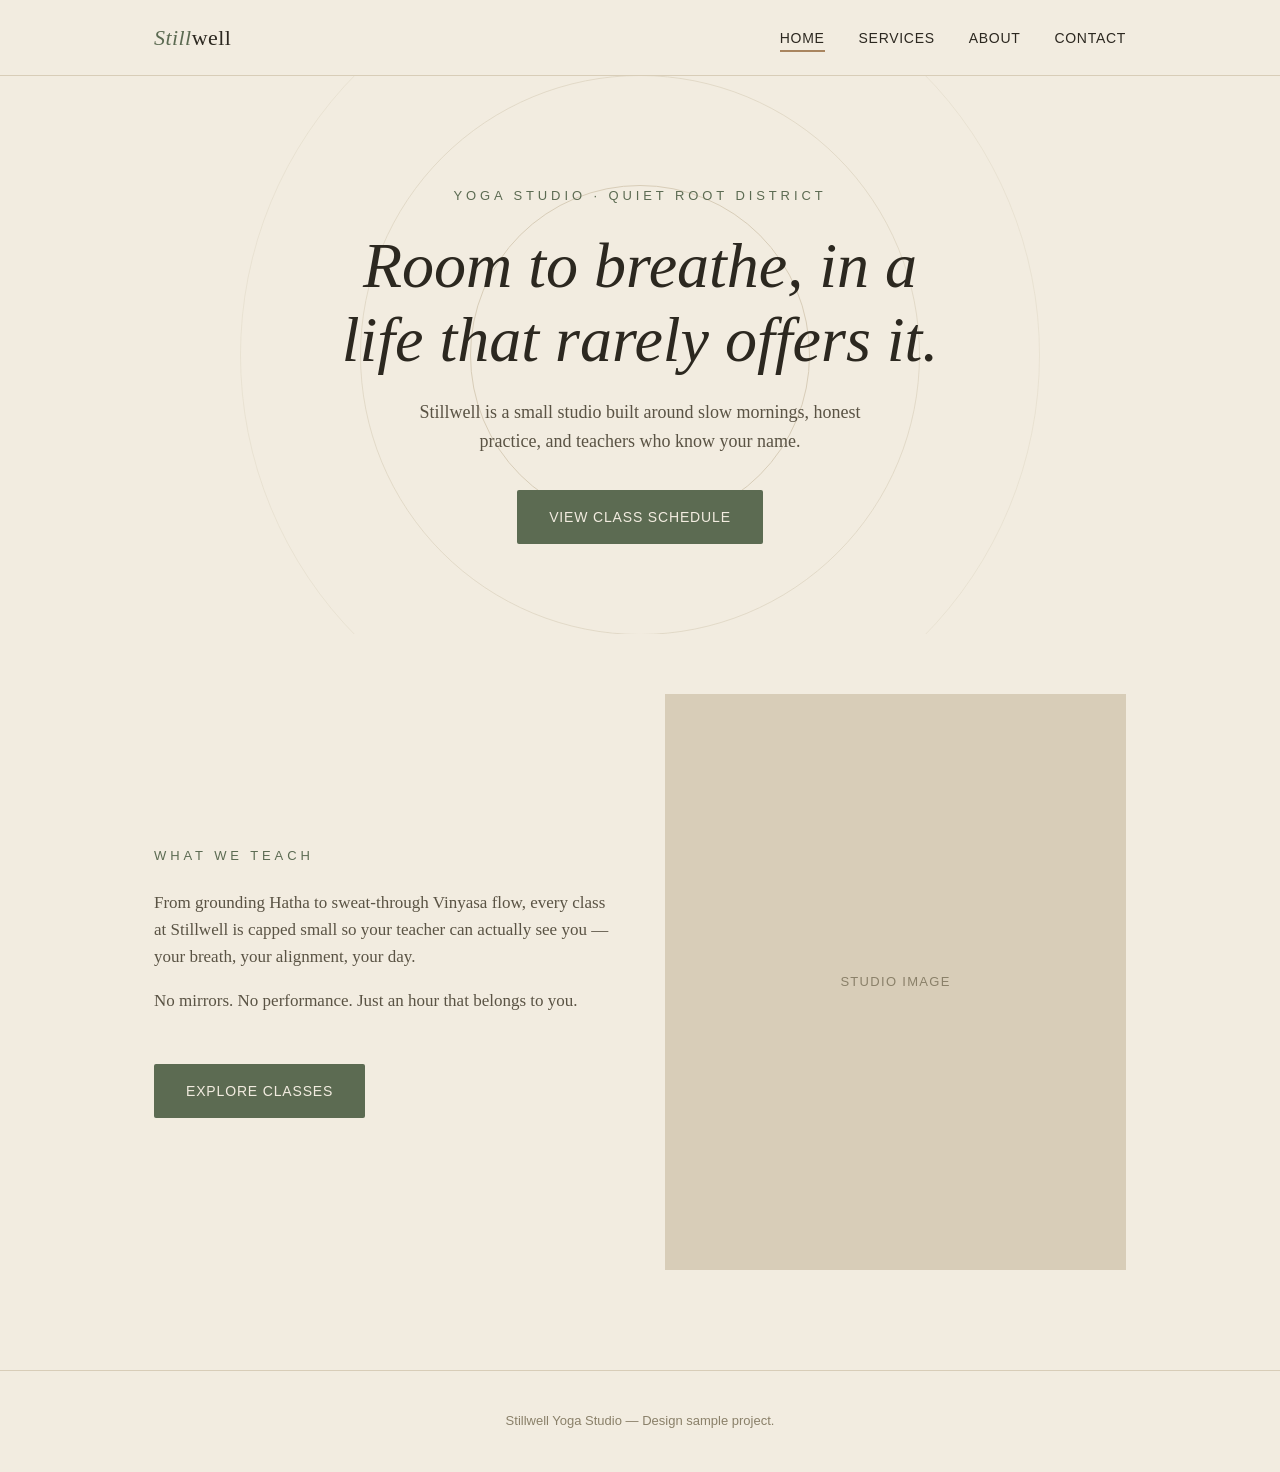
<file: stillwell/index.html>
<!DOCTYPE html>
<html lang="en">
<head>
<meta charset="UTF-8">
<meta name="viewport" content="width=device-width, initial-scale=1.0">
<title>Stillwell — Yoga Studio</title>
<style>
  :root{
    --sand:#f2ece0;
    --stone:#d8cdb8;
    --clay:#a9855f;
    --moss:#5c6b52;
    --ink:#2c2820;
  }
  *{box-sizing:border-box;margin:0;padding:0;}
  body{
    background:var(--sand);
    color:var(--ink);
    font-family:'Georgia', 'Iowan Old Style', serif;
    line-height:1.6;
  }
  .sans{font-family:'Helvetica Neue', Arial, sans-serif;}
  .wrap{max-width:1020px;margin:0 auto;padding:0 24px;}

  /* NAV */
  nav{
    position:sticky; top:0; z-index:50;
    background:rgba(242,236,224,0.92);
    backdrop-filter:blur(6px);
    border-bottom:1px solid var(--stone);
  }
  .nav-inner{
    max-width:1020px;margin:0 auto;padding:20px 24px;
    display:flex; justify-content:space-between; align-items:center;
  }
  .logo{font-size:22px; letter-spacing:0.02em;}
  .logo em{font-style:italic; color:var(--moss);}
  .nav-links{list-style:none; display:flex; gap:34px;}
  .nav-links a{
    text-decoration:none; color:var(--ink);
    font-family:'Helvetica Neue', Arial, sans-serif;
    font-size:14px; letter-spacing:0.05em; text-transform:uppercase;
    padding-bottom:4px; border-bottom:2px solid transparent;
    transition:border-color 0.2s ease;
  }
  .nav-links a:hover, .nav-links a.active{border-color:var(--clay);}
  .nav-toggle{display:none;}

  .page{display:none; animation:fade 0.4s ease;}
  .page.active{display:block;}
  @keyframes fade{from{opacity:0} to{opacity:1}}

  /* HOME HERO */
  .hero{
    padding:110px 24px 90px;
    text-align:center;
    position:relative;
    overflow:hidden;
  }
  .ripple{
    position:absolute; border-radius:50%;
    border:1px solid var(--stone);
    left:50%; top:50%;
    transform:translate(-50%,-50%);
    pointer-events:none;
  }
  .r1{width:340px;height:340px;}
  .r2{width:560px;height:560px; opacity:0.6;}
  .r3{width:800px;height:800px; opacity:0.35;}
  .hero-content{position:relative;}
  .eyebrow{
    font-family:'Helvetica Neue', Arial, sans-serif;
    font-size:13px; letter-spacing:0.3em; text-transform:uppercase;
    color:var(--moss); margin-bottom:22px;
  }
  h1{
    font-size:clamp(38px, 6vw, 64px);
    font-weight:400;
    font-style:italic;
    max-width:640px;
    margin:0 auto 22px;
    line-height:1.15;
  }
  .hero p.lead{
    max-width:480px; margin:0 auto;
    color:#5a5344; font-size:18px;
  }
  .btn{
    display:inline-block; margin-top:34px;
    background:var(--moss); color:var(--sand);
    font-family:'Helvetica Neue', Arial, sans-serif;
    font-size:14px; letter-spacing:0.06em; text-transform:uppercase;
    text-decoration:none;
    padding:16px 32px; border-radius:2px;
    transition:background 0.2s ease;
  }
  .btn:hover{background:#4a5643;}
  .btn:focus-visible{outline:3px solid var(--clay); outline-offset:3px;}

  /* SECTION SHARED */
  section{padding:80px 24px;}
  .section-head{
    text-align:center; max-width:560px; margin:0 auto 56px;
  }
  .section-head .eyebrow{margin-bottom:14px;}
  .section-head h2{font-size:clamp(28px,4vw,40px); font-weight:400; font-style:italic;}

  /* class intro (home) */
  .intro-grid{
    display:grid; grid-template-columns:1fr 1fr; gap:50px;
    align-items:center; padding:60px 24px 100px;
  }
  .intro-grid p{color:#5a5344; font-size:17px; margin-bottom:16px;}
  .intro-visual{
    aspect-ratio:4/5; background:var(--stone);
    display:flex; align-items:center; justify-content:center;
    font-family:'Helvetica Neue',sans-serif; font-size:13px; letter-spacing:0.1em;
    color:#8a8069; text-transform:uppercase;
  }

  /* SERVICES page */
  .class-list{display:flex; flex-direction:column; gap:0;}
  .class-row{
    display:grid; grid-template-columns:1fr 2fr auto;
    gap:24px; align-items:center;
    padding:28px 0; border-bottom:1px solid var(--stone);
  }
  .class-row h3{font-size:22px; font-style:italic; font-weight:400;}
  .class-row p{font-family:'Helvetica Neue',sans-serif; font-size:14px; color:#5a5344;}
  .class-time{
    font-family:'Helvetica Neue',sans-serif; font-size:13px;
    color:var(--moss); text-transform:uppercase; letter-spacing:0.05em;
    text-align:right; white-space:nowrap;
  }

  /* ABOUT page */
  .bio-grid{display:grid; grid-template-columns:220px 1fr; gap:40px; margin-bottom:56px; align-items:start;}
  .bio-photo{
    aspect-ratio:1; background:var(--stone); border-radius:2px;
    display:flex; align-items:center; justify-content:center;
    font-family:'Helvetica Neue',sans-serif; font-size:12px; color:#8a8069; text-transform:uppercase;
  }
  .bio-grid h3{font-size:24px; font-style:italic; font-weight:400; margin-bottom:10px;}
  .bio-grid p{color:#5a5344;}
  .story{max-width:640px; margin:70px auto 0; text-align:center;}
  .story p{color:#5a5344; font-size:17px; margin-bottom:16px;}

  /* CONTACT page */
  .contact-grid{display:grid; grid-template-columns:1fr 1fr; gap:60px;}
  .contact-info h3{font-family:'Helvetica Neue',sans-serif; font-size:13px; text-transform:uppercase; letter-spacing:0.08em; color:var(--moss); margin-bottom:10px; margin-top:26px;}
  .contact-info h3:first-child{margin-top:0;}
  .contact-info p{font-family:'Helvetica Neue',sans-serif; font-size:15px; color:#5a5344;}
  form{display:flex; flex-direction:column; gap:16px; font-family:'Helvetica Neue',sans-serif;}
  label{font-size:13px; text-transform:uppercase; letter-spacing:0.05em; color:var(--moss);}
  input, select, textarea{
    padding:12px 14px; border:1px solid var(--stone); background:#fff;
    font-family:inherit; font-size:15px; border-radius:2px;
  }
  textarea{resize:vertical; min-height:90px;}
  .submit-btn{
    background:var(--moss); color:var(--sand); border:none;
    padding:14px; font-size:14px; text-transform:uppercase; letter-spacing:0.06em;
    cursor:pointer; border-radius:2px; margin-top:6px;
  }
  .submit-btn:hover{background:#4a5643;}

  footer{
    text-align:center; padding:40px 24px;
    font-family:'Helvetica Neue',sans-serif; font-size:13px;
    color:#8a8069; border-top:1px solid var(--stone);
  }

  @media (max-width:720px){
    .nav-links{gap:18px;}
    .intro-grid, .bio-grid, .contact-grid{grid-template-columns:1fr;}
    .class-row{grid-template-columns:1fr; text-align:left;}
    .class-time{text-align:left;}
  }
</style>
</head>
<body>

<nav>
  <div class="nav-inner">
    <div class="logo"><em>Still</em>well</div>
    <ul class="nav-links">
      <li><a href="#" data-page="home" class="active">Home</a></li>
      <li><a href="#" data-page="services">Services</a></li>
      <li><a href="#" data-page="about">About</a></li>
      <li><a href="#" data-page="contact">Contact</a></li>
    </ul>
  </div>
</nav>

<!-- HOME -->
<div class="page active" id="home">
  <section class="hero">
    <div class="ripple r3"></div>
    <div class="ripple r2"></div>
    <div class="ripple r1"></div>
    <div class="hero-content">
      <div class="eyebrow sans">Yoga Studio · Quiet Root District</div>
      <h1>Room to breathe, in a life that rarely offers it.</h1>
      <p class="lead">Stillwell is a small studio built around slow mornings, honest practice, and teachers who know your name.</p>
      <a href="#" class="btn" data-page="services">View Class Schedule</a>
    </div>
  </section>

  <div class="wrap intro-grid">
    <div>
      <div class="eyebrow sans">What We Teach</div>
      <p>From grounding Hatha to sweat-through Vinyasa flow, every class at Stillwell is capped small so your teacher can actually see you — your breath, your alignment, your day.</p>
      <p>No mirrors. No performance. Just an hour that belongs to you.</p>
      <a href="#" class="btn" data-page="services">Explore Classes</a>
    </div>
    <div class="intro-visual">Studio Image</div>
  </div>
</div>

<!-- SERVICES -->
<div class="page" id="services">
  <section>
    <div class="wrap">
      <div class="section-head">
        <div class="eyebrow sans">Classes & Schedule</div>
        <h2>Find your practice</h2>
      </div>
      <div class="class-list">
        <div class="class-row">
          <h3>Hatha Grounding</h3>
          <p>Slow, held postures for beginners and anyone craving stillness.</p>
          <div class="class-time">Mon · Wed &nbsp; 7:00 AM</div>
        </div>
        <div class="class-row">
          <h3>Vinyasa Flow</h3>
          <p>Breath-linked movement, building heat through a dynamic sequence.</p>
          <div class="class-time">Tue · Thu &nbsp; 6:00 PM</div>
        </div>
        <div class="class-row">
          <h3>Restorative</h3>
          <p>Supported, prop-heavy poses for deep rest and nervous system reset.</p>
          <div class="class-time">Sunday &nbsp; 5:00 PM</div>
        </div>
        <div class="class-row">
          <h3>Prenatal</h3>
          <p>Gentle, trimester-aware practice for expecting mothers.</p>
          <div class="class-time">Saturday &nbsp; 9:00 AM</div>
        </div>
        <div class="class-row">
          <h3>Candlelight Yin</h3>
          <p>Long-held floor postures by candlelight to close out the week.</p>
          <div class="class-time">Friday &nbsp; 7:30 PM</div>
        </div>
      </div>
    </div>
  </section>
</div>

<!-- ABOUT -->
<div class="page" id="about">
  <section>
    <div class="wrap">
      <div class="section-head">
        <div class="eyebrow sans">Our Story</div>
        <h2>Rooted in a quiet corner</h2>
      </div>
      <div class="story">
        <p>Stillwell opened in 2021 in a converted corner storefront, built on one idea: yoga doesn't need to be loud, trendy, or crowded to change how you move through your day.</p>
        <p>We kept our class sizes small on purpose. Every teacher here knows your name, your injuries, and where you're holding tension before you say a word.</p>
      </div>

      <div class="section-head" style="margin-top:90px;">
        <div class="eyebrow sans">Meet the Teachers</div>
        <h2>Your instructors</h2>
      </div>
      <div class="bio-grid">
        <div class="bio-photo">Photo</div>
        <div>
          <h3>Renata Okafor</h3>
          <p>Founder & lead instructor. 12 years teaching Hatha and Vinyasa across three countries before settling into Stillwell's studio.</p>
        </div>
      </div>
      <div class="bio-grid">
        <div class="bio-photo">Photo</div>
        <div>
          <h3>Dev Anand</h3>
          <p>Restorative & Yin specialist. Trained in trauma-informed movement, Dev leads our slowest, most therapeutic classes.</p>
        </div>
      </div>
    </div>
  </section>
</div>

<!-- CONTACT -->
<div class="page" id="contact">
  <section>
    <div class="wrap">
      <div class="section-head">
        <div class="eyebrow sans">Get In Touch</div>
        <h2>Visit or reach out</h2>
      </div>
      <div class="contact-grid">
        <div class="contact-info">
          <h3>Location</h3>
          <p>214 Quiet Root Lane<br>Studio B, Ground Floor</p>
          <h3>Hours</h3>
          <p>Mon–Fri: 6:30 AM – 8:00 PM<br>Sat–Sun: 8:00 AM – 4:00 PM</p>
          <h3>Contact</h3>
          <p>hello@stillwellyoga.co<br>(555) 019-2231</p>
        </div>
        <form onsubmit="return false;">
          <div>
            <label for="name">Name</label><br>
            <input type="text" id="name" style="width:100%; margin-top:6px;">
          </div>
          <div>
            <label for="email">Email</label><br>
            <input type="email" id="email" style="width:100%; margin-top:6px;">
          </div>
          <div>
            <label for="class">Interested Class</label><br>
            <select id="class" style="width:100%; margin-top:6px;">
              <option>Hatha Grounding</option>
              <option>Vinyasa Flow</option>
              <option>Restorative</option>
              <option>Prenatal</option>
              <option>Candlelight Yin</option>
            </select>
          </div>
          <div>
            <label for="msg">Message</label><br>
            <textarea id="msg" style="width:100%; margin-top:6px;"></textarea>
          </div>
          <button class="submit-btn" type="submit">Request Booking</button>
        </form>
      </div>
    </div>
  </section>
</div>

<footer>Stillwell Yoga Studio — Design sample project.</footer>

<script>
  document.querySelectorAll('[data-page]').forEach(el=>{
    el.addEventListener('click', e=>{
      e.preventDefault();
      const target = el.getAttribute('data-page');
      document.querySelectorAll('.page').forEach(p=>p.classList.remove('active'));
      document.getElementById(target).classList.add('active');
      document.querySelectorAll('.nav-links a').forEach(a=>a.classList.remove('active'));
      document.querySelectorAll(`.nav-links a[data-page="${target}"]`).forEach(a=>a.classList.add('active'));
      window.scrollTo({top:0, behavior:'smooth'});
    });
  });
</script>

</body>
</html>
</file>
<file: styles.css>
/* ==========================================================
   Steven Torres - Podcast & Outreach VA
   Tokens, base, layout, sections
   ========================================================== */

/* ---------- Tokens ---------- */
:root {
  --bg: #f5f5f7;
  --surface: #ffffff;
  --text: #1d1d1f;
  --muted: #5f5f66;
  --line: rgba(0, 0, 0, 0.1);
  --line-strong: rgba(0, 0, 0, 0.22);
  --accent: #0a6cff;
  --accent-soft: rgba(10, 108, 255, 0.08);
  --focus: #0a6cff;

  --font: "Plus Jakarta Sans", "Helvetica Neue", Arial, sans-serif;

  --radius-lg: 22px;
  --radius-md: 14px;
  --radius-sm: 10px;

  --max: 1080px;
}

/* Dark: follows the system unless the visitor picked a theme */
@media (prefers-color-scheme: dark) {
  :root:not([data-theme="light"]) {
    --bg: #0e0f12;
    --surface: #16181d;
    --text: #f2f2f4;
    --muted: #a0a0a8;
    --line: rgba(255, 255, 255, 0.12);
    --line-strong: rgba(255, 255, 255, 0.28);
    --accent: #4d94ff;
    --accent-soft: rgba(77, 148, 255, 0.12);
    --focus: #4d94ff;
  }
}

:root[data-theme="dark"] {
  --bg: #0e0f12;
  --surface: #16181d;
  --text: #f2f2f4;
  --muted: #a0a0a8;
  --line: rgba(255, 255, 255, 0.12);
  --line-strong: rgba(255, 255, 255, 0.28);
  --accent: #4d94ff;
  --accent-soft: rgba(77, 148, 255, 0.12);
  --focus: #4d94ff;
}

/* ---------- Base ---------- */
*,
*::before,
*::after { box-sizing: border-box; }

html {
  scroll-behavior: smooth;
  scroll-padding-top: 80px;
  color-scheme: light dark;
}
:root[data-theme="light"] { color-scheme: light; }
:root[data-theme="dark"] { color-scheme: dark; }

body {
  margin: 0;
  background: var(--bg);
  color: var(--text);
  font-family: var(--font);
  font-size: 1rem;
  line-height: 1.6;
  -webkit-font-smoothing: antialiased;
}

img { max-width: 100%; display: block; }
a { color: inherit; }

h1, h2, h3 { margin: 0; line-height: 1.15; letter-spacing: -0.02em; }
p { margin: 0; }

:focus-visible {
  outline: 2px solid var(--focus);
  outline-offset: 3px;
  border-radius: 6px;
}

.skip-link {
  position: absolute;
  left: 16px;
  top: -60px;
  padding: 10px 16px;
  background: var(--surface);
  border: 1px solid var(--line-strong);
  border-radius: var(--radius-sm);
  z-index: 100;
}
.skip-link:focus { top: 12px; }

.container {
  width: 100%;
  max-width: var(--max);
  margin: 0 auto;
  padding: 0 24px;
}

/* ---------- Header ---------- */
.site-header {
  position: sticky;
  top: 0;
  z-index: 50;
  background: var(--bg);
  border-bottom: 1px solid var(--line);
}

.header-inner {
  max-width: var(--max);
  margin: 0 auto;
  padding: 12px 24px;
  display: flex;
  align-items: center;
  gap: 24px;
}

.brand {
  font-weight: 700;
  text-decoration: none;
  letter-spacing: -0.01em;
}

.nav {
  display: flex;
  gap: 4px;
  margin-left: auto;
}

.nav a {
  padding: 8px 12px;
  border-radius: 999px;
  text-decoration: none;
  font-size: 0.93rem;
  color: var(--muted);
  transition: color 0.2s ease, background 0.2s ease;
}
.nav a:hover { color: var(--accent); background: var(--accent-soft); }

.header-actions { display: flex; align-items: center; gap: 8px; }

.icon-btn {
  width: 38px;
  height: 38px;
  display: grid;
  place-items: center;
  background: transparent;
  color: var(--muted);
  border: 1px solid var(--line);
  border-radius: 50%;
  cursor: pointer;
  transition: color 0.2s ease, border-color 0.2s ease, background 0.2s ease;
}
.icon-btn:hover { color: var(--accent); border-color: var(--accent); background: var(--accent-soft); }

.icon { width: 18px; height: 18px; }
.icon-sun { display: none; }

/* Show the icon for the mode you would switch to */
:root[data-theme="dark"] .icon-moon { display: none; }
:root[data-theme="dark"] .icon-sun { display: block; }
@media (prefers-color-scheme: dark) {
  :root:not([data-theme="light"]) .icon-moon { display: none; }
  :root:not([data-theme="light"]) .icon-sun { display: block; }
}

/* ---------- Buttons ---------- */
.btn {
  display: inline-flex;
  align-items: center;
  justify-content: center;
  padding: 12px 22px;
  border: 1px solid var(--line-strong);
  border-radius: 999px;
  background: transparent;
  color: var(--text);
  font: inherit;
  font-weight: 600;
  font-size: 0.95rem;
  text-decoration: none;
  cursor: pointer;
  transition: color 0.2s ease, border-color 0.2s ease, background 0.2s ease;
}
.btn:hover { color: var(--accent); border-color: var(--accent); background: var(--accent-soft); }

.btn-primary { background: var(--text); color: var(--bg); border-color: var(--text); }
.btn-primary:hover { background: var(--accent); border-color: var(--accent); color: #fff; }

.btn-small { padding: 8px 16px; font-size: 0.9rem; }

/* ---------- Hero ---------- */
.hero { padding: 72px 0 40px; }

.hero-grid {
  display: grid;
  grid-template-columns: 1.4fr 1fr;
  gap: 56px;
  align-items: center;
}

.hero h1 {
  font-size: clamp(2.3rem, 5.4vw, 4rem);
  font-weight: 800;
  letter-spacing: -0.035em;
  max-width: 16ch;
}

.hero-lead {
  margin-top: 22px;
  max-width: 52ch;
  font-size: 1.15rem;
  color: var(--muted);
}

.hero-actions { display: flex; flex-wrap: wrap; gap: 12px; margin-top: 30px; }

.hero-meta { margin-top: 20px; font-size: 0.92rem; color: var(--muted); }

.hero-photo { margin: 0; }
.photo-frame {
  position: relative;
  aspect-ratio: 6 / 7;
  border-radius: var(--radius-lg);
  background: var(--surface);
  border: 1px solid var(--line);
  overflow: hidden;
}
.photo-frame img { width: 100%; height: 100%; object-fit: cover; }

/* ---------- Sections ---------- */
.section { padding: 72px 0; }
.section-last { padding-bottom: 96px; }

.section h2 {
  font-size: clamp(1.7rem, 3.2vw, 2.4rem);
  font-weight: 700;
}

.lead {
  margin-top: 12px;
  max-width: 58ch;
  color: var(--muted);
  font-size: 1.05rem;
}

.section .lead + * { margin-top: 36px; }

.split {
  display: grid;
  grid-template-columns: 1fr 1.1fr;
  gap: 40px;
  align-items: start;
}

.note { margin-top: 24px; color: var(--muted); font-size: 0.95rem; }

/* ---------- Cards ---------- */
.card {
  background: var(--surface);
  border: 1px solid var(--line);
  border-radius: var(--radius-lg);
  transition: border-color 0.2s ease, background 0.2s ease;
}
.card:hover { border-color: var(--accent); }

/* ---------- Lists ---------- */
.check-list,
.plain-list { list-style: none; margin: 0; padding: 0; display: grid; gap: 12px; }

.check-list li,
.plain-list li { position: relative; padding-left: 26px; }

.check-list li::before,
.plain-list li::before {
  content: "";
  position: absolute;
  left: 0;
  top: 0.62em;
  width: 9px;
  height: 9px;
  border-radius: 50%;
  border: 2px solid var(--line-strong);
}

/* ---------- Podcast embed ---------- */
.embed { padding: 14px; }

.embed-slot {
  min-height: 200px;
  border-radius: var(--radius-md);
  background: var(--bg);
  border: 1px dashed var(--line-strong);
  display: grid;
  place-items: center;
  overflow: hidden;
}
.embed-slot iframe { width: 100%; min-height: 232px; border: 0; display: block; }
.embed-slot.has-embed { border: 0; background: transparent; }

.slot-note { color: var(--muted); font-size: 0.9rem; padding: 16px; text-align: center; }
.slot-note code { font-size: 0.85em; }

.embed-caption { padding: 12px 6px 2px; font-size: 0.9rem; color: var(--muted); }

/* ---------- Cover art ---------- */
.art-grid {
  display: grid;
  grid-template-columns: repeat(auto-fill, minmax(230px, 1fr));
  gap: 18px;
}

.art { margin: 0; overflow: hidden; }

.art-btn {
  position: relative;
  display: block;
  width: 100%;
  aspect-ratio: 1 / 1;
  padding: 0;
  border: 0;
  background: var(--bg);
  cursor: zoom-in;
}
.art-btn img { width: 100%; height: 100%; object-fit: cover; }

.art figcaption {
  padding: 12px 16px 14px;
  font-size: 0.92rem;
  color: var(--muted);
  border-top: 1px solid var(--line);
}

/* Empty image placeholders (shown only while a file is missing) */
.is-empty { display: grid; place-items: center; cursor: default; }
.is-empty img { display: none; }
.is-empty::after {
  content: attr(data-empty);
  padding: 16px;
  text-align: center;
  font-size: 0.88rem;
  color: var(--muted);
}

/* ---------- Outreach ---------- */
.steps {
  list-style: none;
  padding: 0;
  display: grid;
  grid-template-columns: repeat(auto-fit, minmax(min(220px, 100%), 1fr));
  gap: 16px;
  counter-reset: step;
}

.step { padding: 22px; counter-increment: step; }
.step::before {
  content: counter(step);
  display: grid;
  place-items: center;
  width: 30px;
  height: 30px;
  margin-bottom: 14px;
  border-radius: 50%;
  border: 1px solid var(--line-strong);
  font-size: 0.85rem;
  font-weight: 600;
  color: var(--muted);
}
.step h3 { font-size: 1.08rem; margin-bottom: 6px; }
.step p { color: var(--muted); font-size: 0.95rem; }

.sample { margin: 28px 0 0; padding: 24px 26px; }
.sample figcaption { margin-bottom: 14px; font-size: 0.9rem; color: var(--muted); }
.sample blockquote { margin: 0; display: grid; gap: 12px; max-width: 62ch; }

/* ---------- Landing pages ---------- */
.page-grid {
  display: grid;
  grid-template-columns: repeat(auto-fill, minmax(min(300px, 100%), 1fr));
  gap: 18px;
}

.page { display: block; overflow: hidden; text-decoration: none; color: inherit; }

.page-thumb {
  aspect-ratio: 16 / 10;
  background: var(--bg);
  border-bottom: 1px solid var(--line);
}
.page-thumb img { width: 100%; height: 100%; object-fit: cover; object-position: top; }

.page-body { padding: 18px 20px 20px; }
.page-body h3 { font-size: 1.08rem; }
.page-body p { margin-top: 4px; color: var(--muted); font-size: 0.95rem; }
.page-link { display: inline-block; margin-top: 12px; font-size: 0.92rem; font-weight: 600; color: var(--muted); transition: color 0.2s ease; }
.page:hover .page-link { color: var(--accent); }

/* ---------- About ---------- */
.prose { display: grid; gap: 16px; color: var(--muted); max-width: 54ch; }

.about-card { padding: 24px 26px; }
.about-card h3 { font-size: 1.1rem; margin-bottom: 16px; }

.cert { margin-top: 40px; display: grid; gap: 14px; }
.cert-main { padding: 20px 24px; max-width: 520px; }
.cert-main h3 { font-size: 1.05rem; }
.cert-main p { margin-top: 4px; font-size: 0.93rem; color: var(--muted); }
.cert-line { font-size: 0.93rem; color: var(--muted); }

/* ---------- Contact and footer ---------- */
.contact h2 { max-width: 20ch; }

.site-footer { border-top: 1px solid var(--line); padding: 24px 0; color: var(--muted); font-size: 0.9rem; }
.footer-inner { display: flex; justify-content: space-between; gap: 16px; }
.footer-inner a { text-decoration: none; transition: color 0.2s ease; }
.footer-inner a:hover { color: var(--accent); }

/* ---------- Responsive ---------- */
@media (max-width: 860px) {
  .hero { padding-top: 48px; }
  .hero-grid { grid-template-columns: 1fr; gap: 40px; }
  .hero-photo { max-width: 340px; }
  .split { grid-template-columns: 1fr; gap: 28px; }
  .nav { display: none; }
  .header-actions { margin-left: auto; }
  .section { padding: 56px 0; }
}

@media (prefers-reduced-motion: reduce) {
  html { scroll-behavior: auto; }
  * { transition: none !important; }
}

/* ---------- Added ---------- */
.svc-grid { display: grid; grid-template-columns: repeat(auto-fit, minmax(min(220px, 100%), 1fr)); gap: 16px; }
.svc { padding: 24px; } .svc h3 { font-size: 1.1rem; margin-bottom: 16px; }
.pod-grid { display: grid; grid-template-columns: repeat(auto-fit, minmax(min(320px, 100%), 1fr)); gap: 18px; }
.embed-slot { aspect-ratio: 16 / 9; position: relative; min-height: 0; }
.embed-slot iframe { position: absolute; inset: 0; width: 100%; height: 100%; min-height: 0; }
.embed.video { max-width: 640px; }
.embed-caption { padding: 12px 6px 4px; line-height: 1.5; }
.embed-caption b, .art figcaption b { color: var(--text); }
.art-btn { cursor: default; }
.art-btn.wide { aspect-ratio: 4 / 3; }
.cert { grid-template-columns: repeat(auto-fit, minmax(240px, 1fr)); }
.exp-period { color: var(--muted); font-size: 0.9rem; margin: 4px 0 16px; }
.about-card .plain-list { gap: 10px; }
.chips { display: flex; flex-wrap: wrap; gap: 10px; }
.chip { border: 1px solid var(--line); border-radius: 999px; padding: 8px 16px; font-size: 0.92rem; color: var(--muted); }
.faq-list { max-width: 760px; border-top: 1px solid var(--line); }
.faq-item { border-bottom: 1px solid var(--line); }
.faq-btn { width: 100%; display: flex; justify-content: space-between; align-items: center; gap: 16px; padding: 18px 0; background: none; border: 0; color: var(--text); font: inherit; font-weight: 600; text-align: left; cursor: pointer; transition: color .2s ease; }
.faq-btn:hover { color: var(--accent); }
.faq-icon { transition: transform .25s ease; font-size: 1.3rem; color: var(--muted); }
.faq-btn[aria-expanded="true"] .faq-icon { transform: rotate(45deg); }
.faq-body { display: grid; grid-template-rows: 0fr; transition: grid-template-rows .25s ease; }
.faq-body.open { grid-template-rows: 1fr; }
.faq-body p { overflow: hidden; min-height: 0; color: var(--muted); }
.faq-body.open p { padding-bottom: 18px; }
.contact-grid { display: grid; grid-template-columns: 1fr 1fr; gap: 40px; align-items: start; }
.contact-form { padding: 24px; display: grid; gap: 8px; }
.contact-form h3 { margin-bottom: 8px; }
.contact-form label { font-size: 0.9rem; color: var(--muted); }
.contact-form input:not([type=checkbox]), .contact-form textarea, .contact-form select { font: inherit; color: var(--text); background: var(--bg); border: 1px solid var(--line); border-radius: var(--radius-sm); padding: 11px 14px; margin-bottom: 6px; }
.contact-form input:focus, .contact-form textarea:focus { outline: none; border-color: var(--accent); }
.form-honeypot { position: absolute; opacity: 0; width: 1px; height: 1px; pointer-events: none; }
.form-submit { justify-self: start; margin-top: 6px; }
.form-submit[disabled] { opacity: .6; }
.form-status { font-size: 0.9rem; min-height: 1.2em; }
.form-status.success { color: #4cc38a; } .form-status.error { color: #f08a8a; }
.site-footer p { margin: 0 0 4px; }
@media (max-width: 860px) { .contact-grid { grid-template-columns: 1fr; } .nav { display: none; } }

*, button, input, textarea { font-family: var(--font); }
.cert { display: grid; grid-template-columns: repeat(auto-fit, minmax(240px, 1fr)); gap: 16px; }
.cert-card { padding: 20px 22px; }
.cert-card h3 { font-size: 1.05rem; margin-bottom: 4px; }
.cert-card p { color: var(--muted); font-size: 0.93rem; }

.hero-grid { grid-template-columns: 1fr 240px; }
.hero-photo { max-width: 240px; }
.svc-grid { grid-template-columns: repeat(auto-fit, minmax(min(250px, 100%), 1fr)); }
.filter { margin-bottom: 8px; }
button.chip { background: none; font: inherit; color: var(--muted); cursor: pointer; transition: color .2s ease, border-color .2s ease, background .2s ease; }
button.chip:hover { color: var(--accent); border-color: var(--accent); }
button.chip.on { background: var(--text); color: var(--bg); border-color: var(--text); }
.group { margin-top: 48px; } .group[hidden] { display: none; }
.group-title { font-size: 1.15rem; margin-bottom: 16px; }
.thumb { aspect-ratio: 16 / 10; background: var(--bg); border-bottom: 1px solid var(--line); }
.thumb img { width: 100%; height: 100%; object-fit: cover; object-position: top; }
.page .thumb:first-child { border-radius: 0; }
.car-strip { display: flex; gap: 8px; overflow-x: auto; scroll-snap-type: x mandatory; padding: 10px; border-bottom: 1px solid var(--line); }
.car-strip .thumb { flex: 0 0 62%; aspect-ratio: 1 / 1; scroll-snap-align: start; border: 1px solid var(--line); border-radius: var(--radius-md); overflow: hidden; }
.card.car { overflow: hidden; }
.vid-grid { display: grid; grid-template-columns: repeat(3, 1fr); gap: 12px; max-width: 720px; }
.embed-slot.vert { aspect-ratio: 9 / 16; }
.vid .embed-slot { border-radius: var(--radius-md); }
@media (max-width: 860px) { .hero-grid { grid-template-columns: 1fr; } .hero-photo { max-width: 200px; } }

.card.page.sq .thumb { aspect-ratio: 1 / 1; }
.group:first-of-type { margin-top: 32px; }
.slot-note { font-size: 0.8rem; padding: 8px; }
@media (max-width: 860px) {
  .header-inner { flex-wrap: wrap; gap: 8px 12px; padding: 10px 16px; }
  .header-actions { margin-left: auto; }
  .nav { display: flex; order: 3; width: 100%; overflow-x: auto; gap: 2px; scrollbar-width: none; }
  .nav::-webkit-scrollbar { display: none; }
  .nav a { white-space: nowrap; }
  html { scroll-padding-top: 110px; }
  .container { padding: 0 16px; }
  .section { padding: 44px 0; }
  .group { margin-top: 36px; }
  .hero-actions .btn { flex: 1 1 auto; }
  .car-strip .thumb { flex-basis: 78%; }
}
@media (max-width: 480px) {
  .hero-photo { max-width: 160px; }
  .vid-grid { gap: 8px; }
  .footer-inner { flex-direction: column; }
}

.art-list { display: grid; gap: 16px; max-width: 760px; }
.article { padding: 22px 24px; }
.article summary { list-style: none; cursor: pointer; }
.article summary::-webkit-details-marker { display: none; }
.article summary h3 { font-size: 1.1rem; }
.article summary p { margin-top: 6px; color: var(--muted); }
.article summary .page-link { margin: 12px 0 0; }
.article[open] summary .page-link { display: none; }
.article-body { margin-top: 16px; padding-top: 16px; border-top: 1px solid var(--line); display: grid; gap: 14px; color: var(--muted); line-height: 1.7; }
.article-body .tags { color: var(--accent); font-size: 0.92rem; }
.embed-slot.sc { aspect-ratio: auto; height: 166px; }
.embed-caption a { color: var(--accent); text-decoration: none; }
.car-rows { display: grid; gap: 16px; max-width: 900px; }
.car-strip { display: grid; grid-template-columns: repeat(5, 1fr); gap: 8px; overflow: visible; scroll-snap-type: none; padding: 12px; }
.car-strip .thumb { flex: none; width: auto; }
@media (max-width: 480px) { .car-strip { gap: 4px; padding: 8px; } .article { padding: 18px; } }

.photo-frame { border-radius: 50%; aspect-ratio: 1 / 1; }
.hero-photo { max-width: 220px; }
.grid-3 { display: grid; grid-template-columns: repeat(3, minmax(0, 1fr)); gap: 18px; }
.grid-2, .art-list.grid-2 { display: grid; grid-template-columns: repeat(2, minmax(0, 1fr)); gap: 24px; max-width: none; align-items: start; }
.art-list .article { padding: 26px 28px; }
.car-rows { grid-template-columns: minmax(0, 1fr); max-width: none; }
.car-strip { grid-template-columns: repeat(5, minmax(0, 1fr)); }
.car-strip .thumb img, .card.car { min-width: 0; }
.contact-grid { grid-template-columns: minmax(0, 1fr); gap: 32px; }
.contact-form { max-width: 560px; }
@media (max-width: 760px) { .grid-3, .grid-2, .art-list.grid-2 { grid-template-columns: minmax(0, 1fr); } }
@media (max-width: 480px) { .hero-photo { max-width: 160px; } }

.prose { max-width: none; }
.contact-grid { grid-template-columns: repeat(2, minmax(0, 1fr)); gap: 40px; align-items: start; }
.contact-form { max-width: none; }
.crows { display: grid; gap: 16px; }
.crow { padding: 18px 20px 20px; }
.crow h3 { font-size: 1.05rem; margin-bottom: 12px; }
.crow-imgs { display: grid; grid-template-columns: repeat(5, minmax(0, 1fr)); gap: 10px; }
.cimg { aspect-ratio: 1 / 1; border-radius: var(--radius-sm); overflow: hidden; background: var(--bg); border: 1px solid var(--line); min-width: 0; }
.cimg img { width: 100%; height: 100%; object-fit: cover; }
.cimg.is-empty::after { font-size: 0.6rem; padding: 4px; }
.site-footer { text-align: center; }
@media (max-width: 760px) { .contact-grid { grid-template-columns: minmax(0, 1fr); } .crow-imgs { gap: 6px; } .crow { padding: 14px; } }

/* ---------- Formal monochrome, calmer motion ---------- */
:root { --accent: #1d1d1f; --accent-soft: rgba(0,0,0,.06); --focus: #1d1d1f; --glow: 0 6px 24px rgba(0,0,0,.10); --nav-grad: linear-gradient(180deg, #ffffff 0%, #ececef 100%); }
@media (prefers-color-scheme: dark) { :root:not([data-theme="light"]) { --accent: #ffffff; --accent-soft: rgba(255,255,255,.08); --focus: #ffffff; --glow: 0 0 26px rgba(255,255,255,.10); --nav-grad: linear-gradient(180deg, #23252b 0%, #0e0f12 100%); } }
:root[data-theme="dark"] { --accent: #ffffff; --accent-soft: rgba(255,255,255,.08); --focus: #ffffff; --glow: 0 0 26px rgba(255,255,255,.10); --nav-grad: linear-gradient(180deg, #23252b 0%, #0e0f12 100%); }
.site-header { background: var(--nav-grad); }
.card:hover { box-shadow: var(--glow); }
.btn:hover, .icon-btn:hover { box-shadow: var(--glow); }
.btn-primary:hover { background: var(--accent); border-color: var(--accent); color: var(--bg); }
* { transition-duration: .12s !important; }
html { scroll-behavior: auto; }
.faq-icon, .faq-body { transition: none !important; }
.section { margin-bottom: 32px; }
@media (max-width: 860px) { .section { margin-bottom: 16px; } }

/* ---------- Header on scroll, calm cards, spacing, scale ---------- */
:root { --nav-grad: linear-gradient(180deg, rgba(255,255,255,.88), rgba(236,236,239,.72)); --shadow-hover: 0 4px 14px rgba(0,0,0,.10); }
@media (prefers-color-scheme: dark) { :root:not([data-theme="light"]) { --nav-grad: linear-gradient(180deg, rgba(35,37,43,.88), rgba(14,15,18,.72)); --shadow-hover: 0 4px 16px rgba(0,0,0,.45); } }
:root[data-theme="dark"] { --nav-grad: linear-gradient(180deg, rgba(35,37,43,.88), rgba(14,15,18,.72)); --shadow-hover: 0 4px 16px rgba(0,0,0,.45); }
.site-header { background: var(--bg); border-bottom-color: transparent; }
.site-header.scrolled { background: var(--nav-grad); -webkit-backdrop-filter: blur(14px); backdrop-filter: blur(14px); border-bottom-color: var(--line); }

.card:hover { border-color: var(--line); box-shadow: var(--shadow-hover); }
.card { transition: none !important; }
a.card, .article { transition: box-shadow .12s ease !important; }

.section h2 { margin-bottom: 32px; }
.section h2 + .lead { margin-top: -18px; }
.section h2 + .group { margin-top: 0; }
.group-title { margin-bottom: 20px; }

@media (min-width: 861px) { body { zoom: 0.825; } }

/* ================= Polish pass ================= */
:root { --bg:#f4f4f6; --surface:#fff; --surface-hover:#f8f8fa; --text:#17181b; --muted:#62646c; --line:rgba(0,0,0,.09); --line-strong:rgba(0,0,0,.2); --radius-lg:16px; --radius-md:12px; --radius-sm:9px; }
@media (prefers-color-scheme: dark) { :root:not([data-theme="light"]) { --bg:#0c0d10; --surface:#15171b; --surface-hover:#1b1e23; --text:#f1f1f3; --muted:#9b9da6; --line:rgba(255,255,255,.09); --line-strong:rgba(255,255,255,.22); } }
:root[data-theme="dark"] { --bg:#0c0d10; --surface:#15171b; --surface-hover:#1b1e23; --text:#f1f1f3; --muted:#9b9da6; --line:rgba(255,255,255,.09); --line-strong:rgba(255,255,255,.22); }

/* One hover style in both themes: no shadows, a soft tint on link cards only */
.card:hover, .btn:hover, .icon-btn:hover { box-shadow: none; }
.card:hover { border-color: var(--line); }
a.card:hover, .article:hover { background: var(--surface-hover); }
a.card, .article { transition: background .12s ease !important; }

body { font-size: 16px; line-height: 1.65; }
.container, .header-inner { padding-left: 28px; padding-right: 28px; }
.section { padding: 60px 0; margin-bottom: 24px; }
.section h2 { font-size: clamp(1.55rem, 2.6vw, 2.05rem); font-weight: 700; margin-bottom: 30px; letter-spacing: -.025em; }
.lead { font-size: 1.05rem; line-height: 1.6; }
.hero { padding: 64px 0 32px; }
.hero h1 { font-size: clamp(2.2rem, 4.8vw, 3.6rem); line-height: 1.08; }
.hero-lead { font-size: 1.1rem; line-height: 1.65; max-width: 48ch; }

.site-header { padding: 2px 0; }
.brand { font-size: 1.05rem; }
.nav a { padding: 9px 14px; font-size: .92rem; font-weight: 500; }
.btn { min-height: 44px; padding: 0 22px; font-size: .94rem; }
.btn-small { min-height: 38px; padding: 0 16px; }

.group { margin-top: 44px; }
.group-title { font-size: 1.05rem; font-weight: 700; letter-spacing: -.01em; margin-bottom: 18px; }
.grid-3, .grid-2, .page-grid, .pod-grid, .svc-grid, .steps, .cert, .crows { gap: 20px; }
.svc, .step, .about-card, .cert-card, .article, .contact-form { padding: 24px; }
.svc h3, .step h3, .cert-card h3 { font-size: 1.06rem; margin-bottom: 14px; }
.step h3, .cert-card h3 { margin-bottom: 6px; }
.check-list, .plain-list { gap: 11px; font-size: .95rem; }
.check-list li, .plain-list li { line-height: 1.55; }
.page-body { padding: 16px 20px 20px; }
.page-body h3 { font-size: 1rem; }
.page-body p { font-size: .9rem; line-height: 1.55; }
.embed { padding: 14px; }
.embed-caption { font-size: .9rem; padding: 12px 6px 4px; }
.crow { padding: 20px 22px 22px; }
.crow h3 { font-size: 1rem; margin-bottom: 14px; }
.chips { gap: 10px; }
.chip { padding: 9px 16px; font-size: .9rem; }
.faq-btn { padding: 20px 0; font-size: 1rem; }
.faq-body p { line-height: 1.7; }
.contact-form input:not([type=checkbox]), .contact-form textarea { padding: 12px 14px; font-size: .95rem; }
.site-footer { padding: 36px 0; margin-top: 16px; font-size: .88rem; line-height: 1.8; }

@media (max-width: 860px) {
  .container, .header-inner { padding-left: 16px; padding-right: 16px; }
  .section { padding: 40px 0; margin-bottom: 8px; }
  .section h2 { margin-bottom: 22px; }
  .hero { padding: 36px 0 16px; }
  .hero-grid { gap: 28px; }
  .hero h1 { font-size: clamp(2rem, 9vw, 2.6rem); }
  .nav a { padding: 10px 12px; }
  .grid-3, .grid-2, .page-grid, .pod-grid, .svc-grid, .steps, .cert, .crows { gap: 14px; }
  .svc, .step, .about-card, .cert-card, .article, .contact-form { padding: 18px; }
  .group { margin-top: 32px; }
  .btn { width: auto; }
}
@media (max-width: 480px) { .hero-actions .btn { flex: 1 1 100%; } .crow { padding: 14px; } }

/* ---------- Testimonials ---------- */
.tgrid { display: grid; grid-template-columns: repeat(2, minmax(0, 1fr)); gap: 20px; }
.tcard { padding: 22px; display: flex; flex-direction: column; gap: 18px; }
.tquote { color: var(--text); line-height: 1.6; }
.tby { display: flex; align-items: center; gap: 12px; margin-top: auto; }
.tby strong { display: block; font-size: 0.95rem; }
.tby div span { color: var(--muted); font-size: 0.88rem; }
.avatar { position: relative; flex: none; width: 44px; height: 44px; border-radius: 50%; overflow: hidden; display: grid; place-items: center; background: var(--accent-soft); border: 1px solid var(--line); color: var(--muted); font-weight: 700; font-size: 0.9rem; }
.avatar img { position: absolute; inset: 0; width: 100%; height: 100%; object-fit: cover; }
.avatar.is-empty::after { display: none; }
@media (max-width: 760px) { .tgrid { grid-template-columns: minmax(0, 1fr); gap: 14px; } }

.contact-form select { font: inherit; color: var(--text); background: var(--bg); border: 1px solid var(--line); border-radius: var(--radius-sm); padding: 11px 14px; margin-bottom: 6px; }
.contact-form select:focus { outline: none; border-color: var(--accent); }

/* ---------- Single-tone theme ---------- */
:root, :root[data-theme="light"] {--bg:#f6f6f8;--surface:#ffffff;--surface-hover:#f1f1f4;--text:#17181b;--muted:#5a5c63;--line:rgba(0,0,0,.1);--line-strong:rgba(0,0,0,.25);--accent:#17181b;--accent-soft:#17181b1f;--focus:#17181b;--nav-grad:rgba(246,246,248,.92);}
:root[data-theme="dark"] {--bg:#0e0e10;--surface:#17171a;--surface-hover:#1e1e22;--text:#f2f2f4;--muted:#a3a3ab;--line:rgba(255,255,255,.1);--line-strong:rgba(255,255,255,.24);--accent:#f2f2f4;--accent-soft:#f2f2f41f;--focus:#f2f2f4;--nav-grad:rgba(14,14,16,.9);}
@media (prefers-color-scheme: dark) { :root:not([data-theme="light"]) {--bg:#0e0e10;--surface:#17171a;--surface-hover:#1e1e22;--text:#f2f2f4;--muted:#a3a3ab;--line:rgba(255,255,255,.1);--line-strong:rgba(255,255,255,.24);--accent:#f2f2f4;--accent-soft:#f2f2f41f;--focus:#f2f2f4;--nav-grad:rgba(14,14,16,.9);} }
.btn-primary:hover { color: var(--bg); }
.ico { display: inline-grid; place-items: center; width: 44px; height: 44px; border-radius: 12px; background: var(--accent-soft); color: var(--accent); margin-bottom: 14px; }
.pgrid { display: grid; gap: 18px; }
.pgrid > * { min-width: 0; }
.g5 { grid-template-columns: repeat(6, minmax(0, 1fr)); }
.g5 > * { grid-column: span 2; }
.g5 > :nth-child(n+4) { grid-column: span 3; }
.g4 { grid-template-columns: repeat(2, minmax(0, 1fr)); }
@media (max-width: 760px) { .g5, .g4 { grid-template-columns: minmax(0, 1fr); } .g5 > *, .g5 > :nth-child(n+4) { grid-column: auto; } }
.date { color: var(--accent); font-size: 0.85rem; font-weight: 600; margin-top: 8px; }
.exp-period + .date { margin: -10px 0 16px; }
</file>
